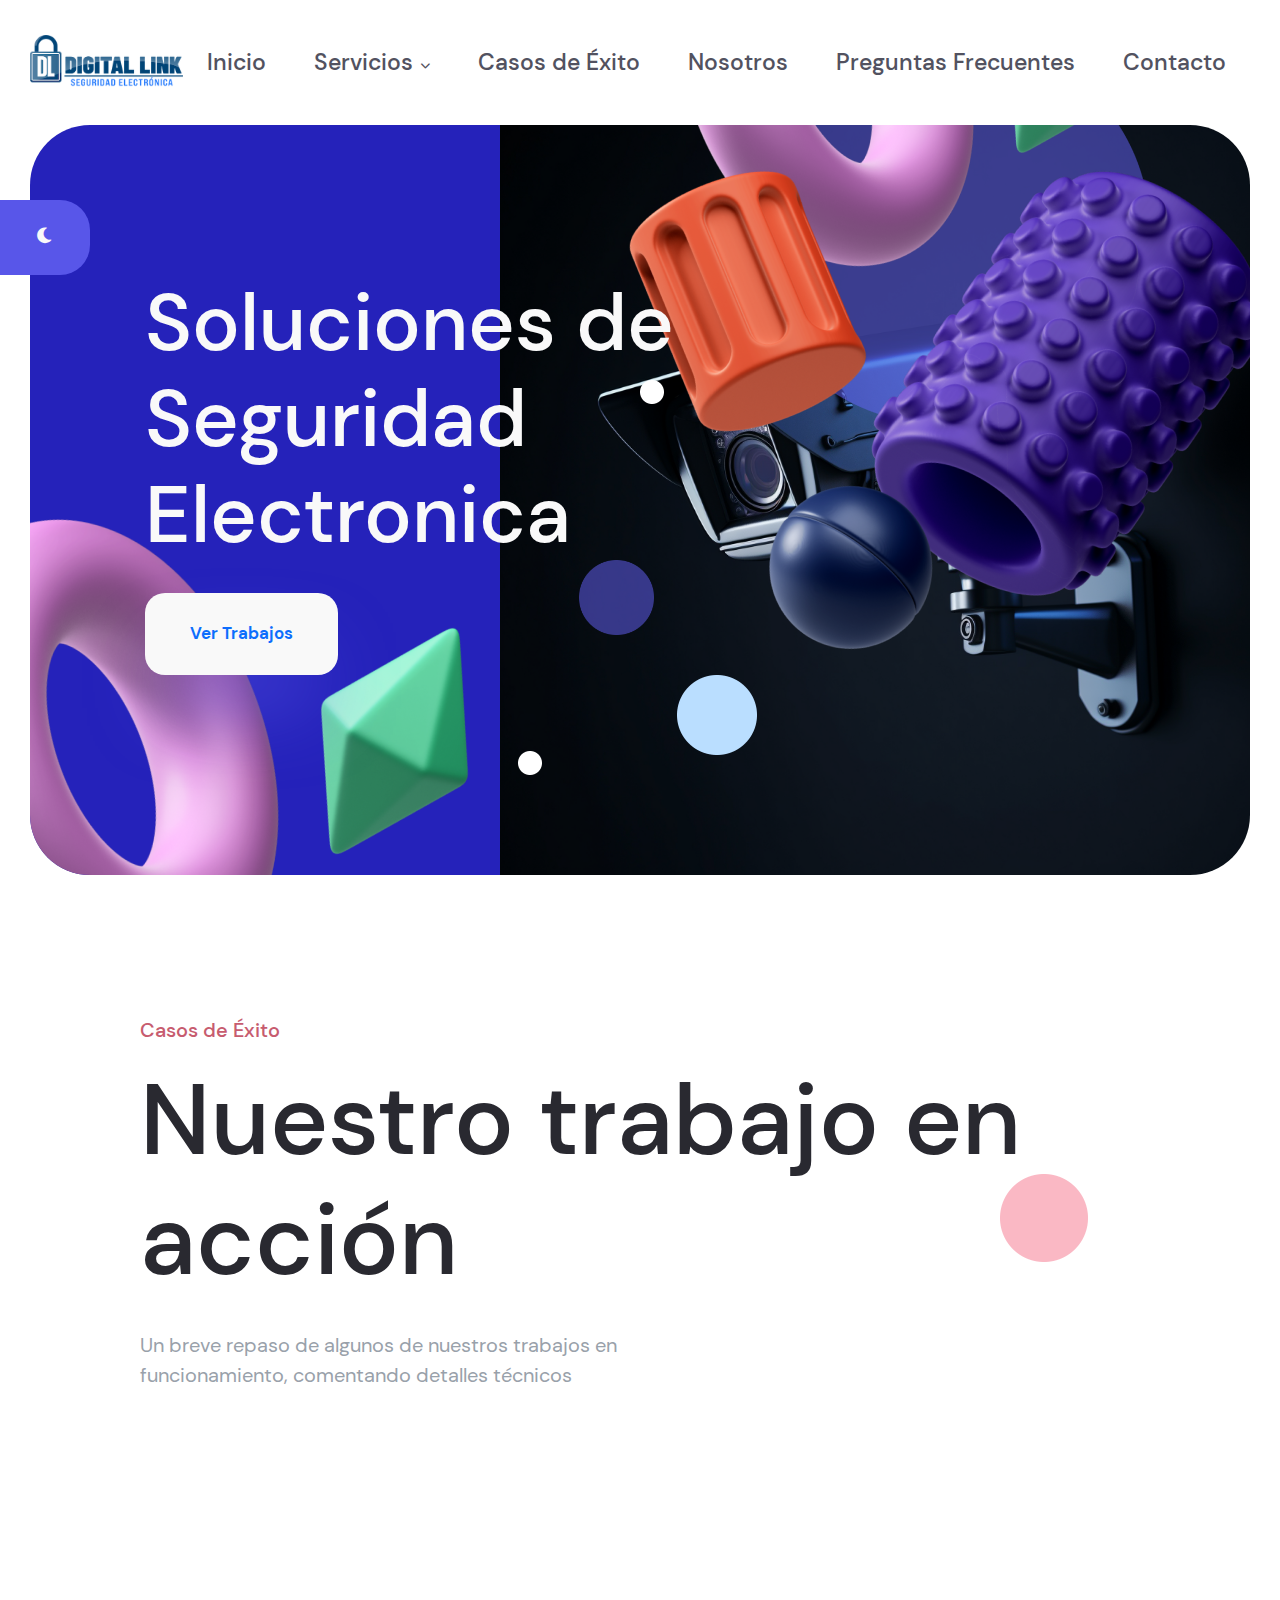
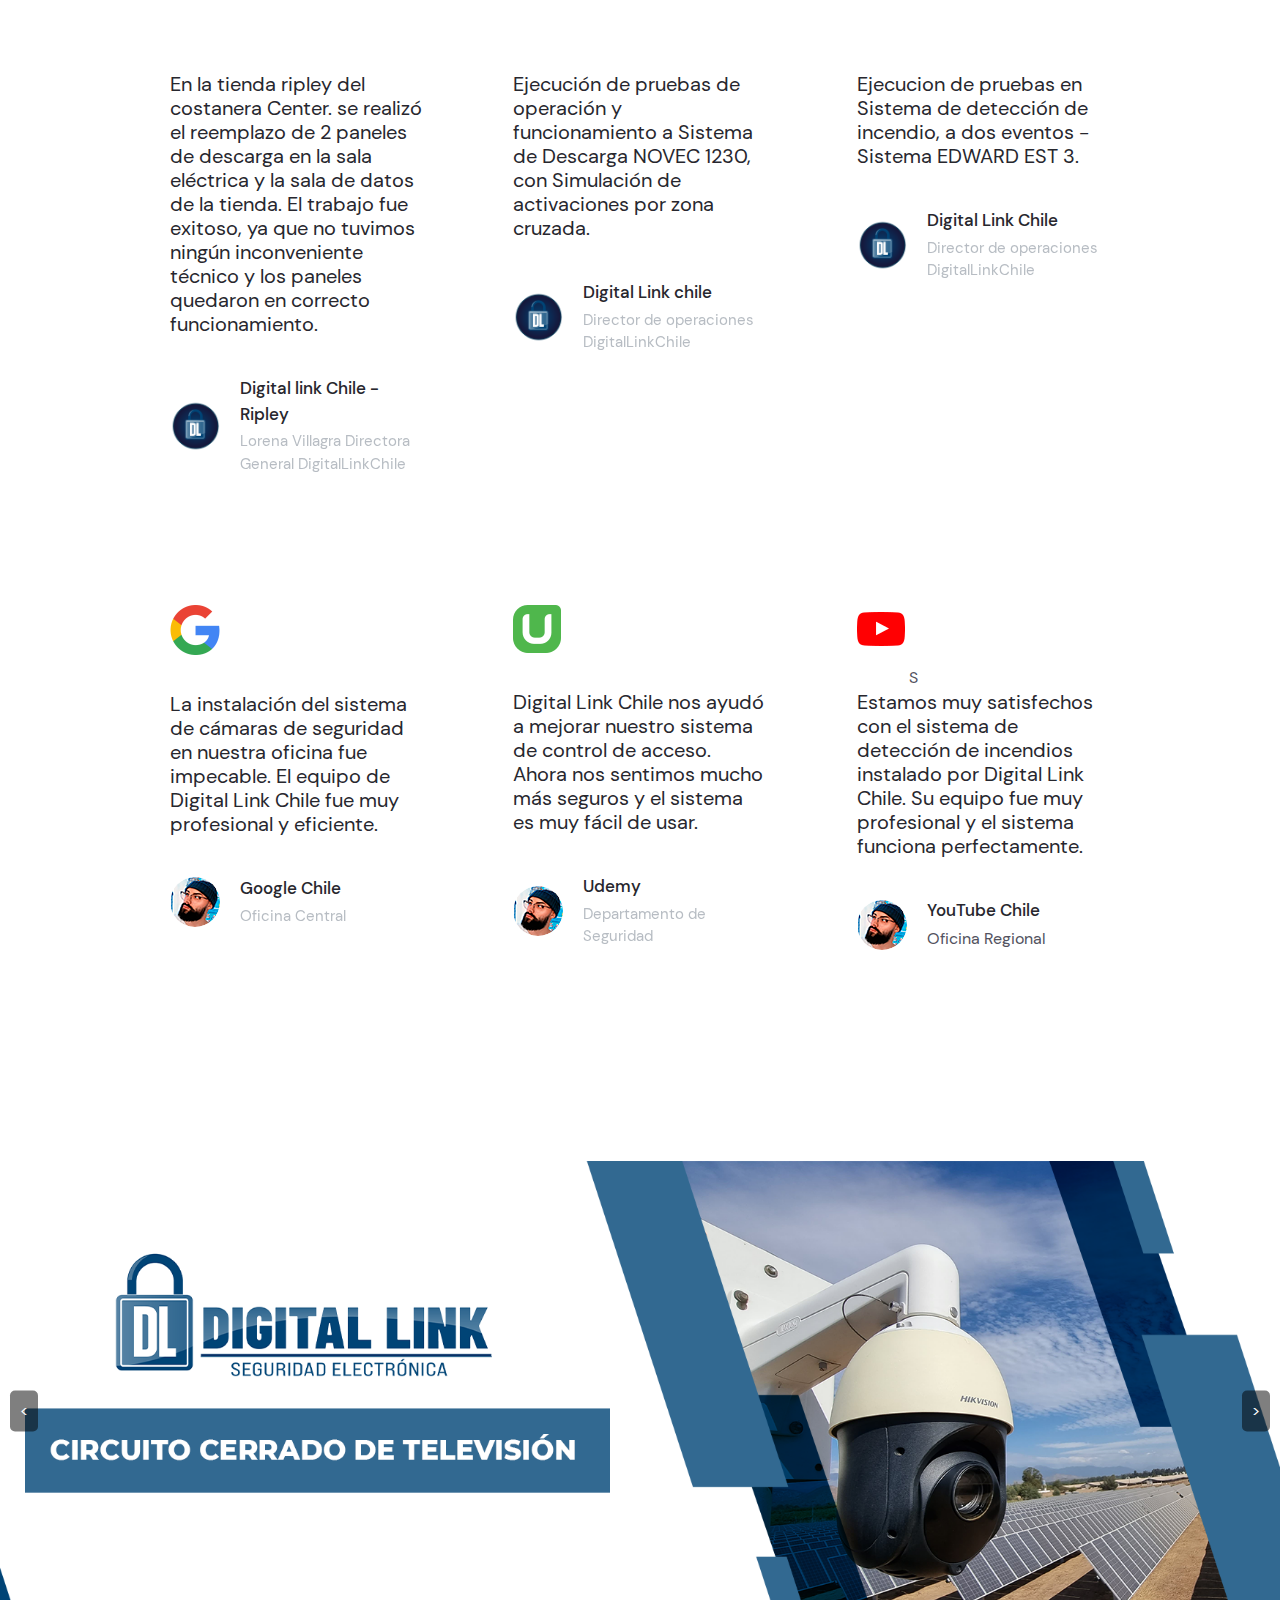
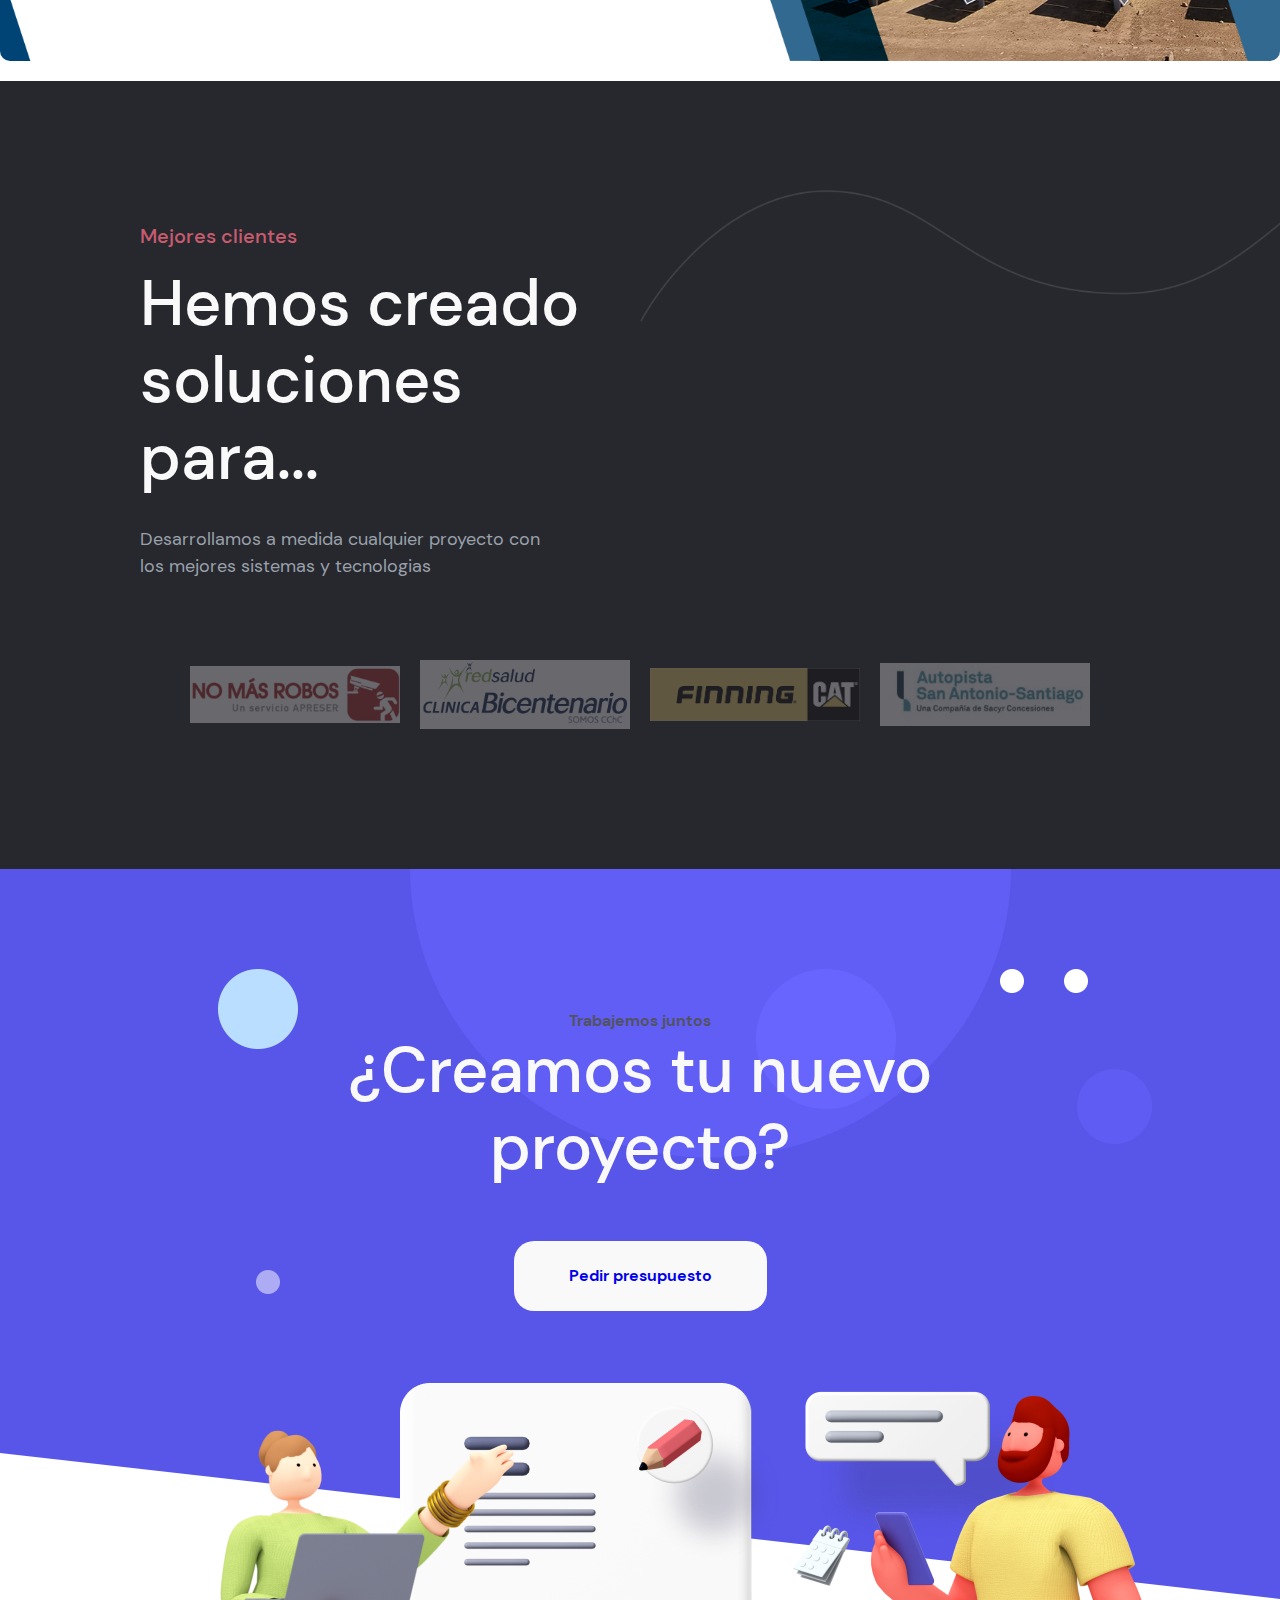
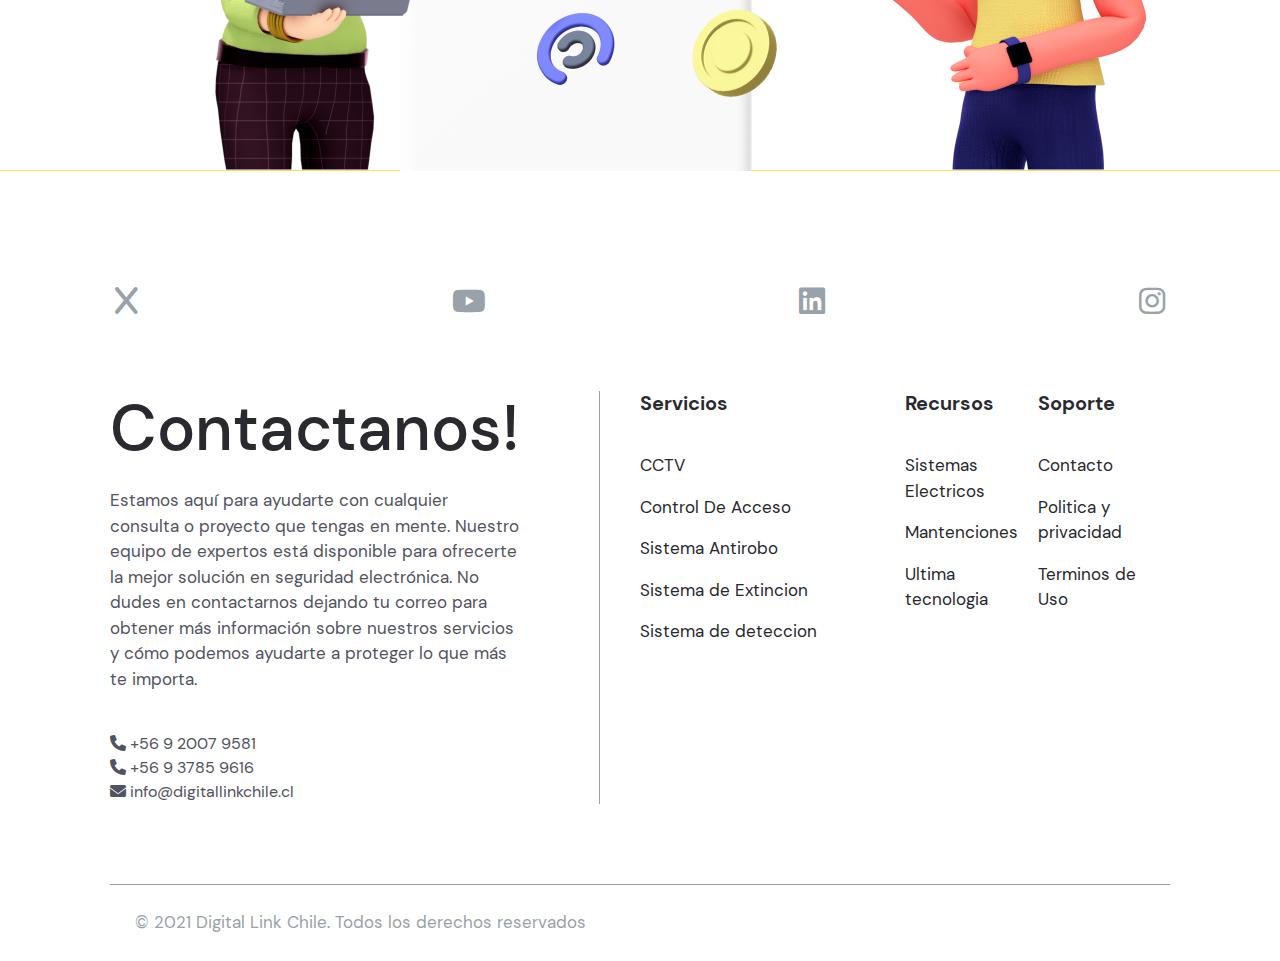
<file: index.html>
<!DOCTYPE html>
<html lang="es">
<head>
    <meta charset="UTF-8">
    <meta name="viewport" content="width=device-width, initial-scale=1.0">
    <title>Digital Link Chile </title>
    <link rel="icon"  href="assets/img/logotipo.ico">

    <!-- cargar fuentes  -->
    <!-- Se cargan los estilos de las fuentes que se descargaron en el archivo predeterminado-->

    <link rel="stylesheet" href="./assets/fonts/fontawesome-free-6.1.2-web/css/all.min.css" />
    <link rel="stylesheet" href="./assets/fonts/dmsans/dmsans.css" />

    <!-- cargar estilos -->
    <!-- Se crea un archivo reset con el fin de que se resetee la pagina donde empazamos a tarabajar
     y posterior se crea style.css donde estara todo el estilo del sitio web se cargan las rutas  -->

    <link rel="stylesheet" href="./assets/css/reset.css" />
    <link rel="stylesheet" href="./assets/css/style.css" />
    <!-- <link rel="stylesheet" href="./assets/css/dark.css"> -->
    <link rel="stylesheet" href="./assets/css/responsive.css" />



    <!-- cargar js -->
     <script src="assets/js/menu-mobile.js"></script>
     <script src="assets/js/navbar-fixed.js"></script>
     <script src="assets/js/carousel.js"></script>
     <!-- <script src="assets/js/dark.js"></script> -->
      
</head>
<body>
    <!-- Boton modo oscuro -------------------------------------------------->
     <div class="switcher">
        <button class="switcher__btn">
            <span class="switcher__icon-light">
                <i class="fa-solid fa-moon switcher__icon"></i>
            </span>

            <span class="switcher__icon-dark">
                <i class="fa-solid fa-lightbulb switcher__icon"></i>
            </span>

        </button>

     </div> 
    <!-- menu navegacion responsive ----------------------------------------->
     <div class="menu-mobile">
        <header class="menu-mobile__header">
            <div class="menu-mobile__container-logo">
                <a href="index.html" class="menu-mobile__link-logo">
                    <img  class="menu-mobile__logo" src="assets/img/logotipo.png">
                </a>

            </div>

            <button class="menu-mobile__close">
                <i class="menu-mobile__icon-close fa-solid fa-xmark"></i>

            </button>

        </header>

        <div class="menu-mobile__body">

             <!-- NAVEGACION -->
             <nav class="menu-mobile__nav">
                <ul class="menu-mobile__list">
                    <!-- titulos en la navegacion -->

                     <!-- Inicio -->
                    <li class="menu-mobile__item">
                        <a href="index.html" class="menu-mobile__link">Inicio</a>

                    </li>

                    <!-- Servicios-->

                    <li class="menu-mobile__item">
                        <a href="servicios.html" class="menu-mobile__link">Servicios
                            <i class="fa-solid fa-chevron-down menu-mobile__icon"></i>
                        </a>

                        <!-- Submenu dentro de nav que muestra menu de servicios -->
                        <ul class="menu-mobile__submenu-mobile">

                            <li class="submenu-mobile__item">
                                <a href="#" class="submenu-mobile__link">CCTV</a>

                            </li>

                            <li class="submenu-mobile__item">
                                <a href="#" class="submenu-mobile__link">Control De Acceso</a>

                            </li>

                            <li class="submenu-mobile__item">
                                <a href="#" class="submenu-mobile__link">Alarma Contra Robo</a>

                            </li>

                            <li class="submenu-mobile__item">
                                <a href="#" class="submenu-mobile__link">Deteccion y Extincion de incendio</a>

                            </li>

                        </ul>

                    </li>

                    <!-- CASOS DE EXITO -->

                    <li class="menu-mobile__item">
                        <a href="casosexito.html" class="menu-mobile__link">Casos de Éxito
                        </a>

                    </li>

                    <!-- NOSOTROS -->

                    <li class="menu-mobile__item">
                        <a href="about.html" class="menu-mobile__link">Nosotros
                        </a>

                    </li>

                    <!-- PREGUNTAS FRECUENTES -->

                    <li class="menu-mobile__item">
                        <a href="preguntas.html" class="menu-mobile__link">Preguntas Frecuentes</a>

                    </li>

                    <!-- CONTACTO -->

                    <li class="menu-mobile__item">
                        <a href="contacto.html" class="menu-mobile__link">Contacto</a>

                    </li>

                </ul>

                

             </nav>

        </div>

     </div>

    <!-- layout principal -->

    <div class="layout">

    <!-- Menu -->
    <section class="layout__menu">
        <header class="menu__navbar">

            <!-- LOGO -->
            <div class="navbar__logo">
                <a href="index.html" class="navbar__link-logo">
                    <img src="./assets/img/logohorizontal1.png" class="navbar__logo"/>

                </a>

            </div>

        <!-- Boton de menu responsive -->
            <div class="navbar__mobile-btn">
                <button class="mobile-btn__wrap">
                    <span class="mobile-btn__line"></span>
                    <span class="mobile-btn__line"></span>
                    <span class="mobile-btn__line"></span>

                </button>

            </div>

            <!-- NAVEGACION -->
             <nav class="navbar__nav">
                <ul class="nav__list">
                    <!-- titulos en la navegacion -->

                     <!-- Inicio -->
                    <li class="nav__item">
                        <a href="index.html" class="nav__title">Inicio</a>

                    </li>

                    <!-- Servicios-->

                    <li class="nav__item">
                        <a href="servicios.html" class="nav__title">Servicios
                            <i class="fa-solid fa-chevron-down nav__icon"></i>
                        </a>

                        <!-- Submenu dentro de nav que muestra menu de servicios -->
                        <ul class="nav__submenu">

                            <li class="submenu__item">
                                <a href="#" class="submenu__title">CCTV</a>

                            </li>

                            <li class="submenu__item">
                                <a href="#" class="submenu__title">Control De Acceso</a>

                            </li>

                            <li class="submenu__item">
                                <a href="#" class="submenu__title">Alarma Contra Robo</a>

                            </li>

                            <li class="submenu__item">
                                <a href="#" class="submenu__title">Deteccion y Extincion de incendio</a>

                            </li>

                        </ul>

                    </li>

                    <!-- CASOS DE EXITO -->

                    <li class="nav__item">
                        <a href="casosexito.html" class="nav__title">Casos de Éxito
                        </a>

                    </li>

                    <!-- NOSOTROS -->

                    <li class="nav__item">
                        <a href="about.html" class="nav__title">Nosotros
                        </a>

                    </li>

                    <!-- PREGUNTAS FRECUENTES -->

                    <li class="nav__item">
                        <a href="preguntas.html" class="nav__title">Preguntas Frecuentes</a>

                    </li>

                    <!-- CONTACTO -->

                    <li class="nav__item">
                        <a href="contacto.html" class="nav__title">Contacto</a>

                    </li>

                </ul>

                

             </nav>
        

        </header>
        

    </section>

    

    <!-- banner ------------------------------------------------------------>
     <section class="layout__banner">

        <!-- contenido del banner -->

        <header class="banner__content">
            <h1 class="banner__title">Soluciones de Seguridad Electronica</h1>
            <a href="casosexito.html" class="banner__btn">Ver trabajos</a>

        </header>

        <!-- formas e imagenes del banner -->

        <div class="banner__shapes">
            <ul class="shapes__list">

                <!-- Lista de fotos y elementos que estan el banner -->
                <li class="shapes__item shapes__item--shape1">
                    <div class="shapes__container">
                        <img class="shapes__img" src="./assets/img/banner-shape-1.png">

                    </div>
                </li>

                <li class="shapes__item shapes__item--shape2">
                    <div class="shapes__container">
                        <img class="shapes__img" src="./assets/img/banner-shape-2.png">

                    </div>
                </li>

                <li class="shapes__item shapes__item--shape3">
                    <div class="shapes__container">
                        <img class="shapes__img" src="./assets/img/bubble-16.png">

                    </div>
                </li>

                <li class="shapes__item shapes__item--shape4">
                    <div class="shapes__container">
                        <img class="shapes__img" src="./assets/img/bubble-15.png">

                    </div>
                </li>

                <li class="shapes__item shapes__item--shape5">
                    <div class="shapes__container">
                        <img class="shapes__img" src="./assets/img/bubble-14.png">

                    </div>
                </li>

                <li class="shapes__item shapes__item--shape6">
                    <div class="shapes__container">
                        <img class="shapes__img" src="./assets/img/bubble-16.png">

                    </div>
                </li>

                <li class="shapes__item shapes__item--shape7">
                    <div class="shapes__container">
                        <img class="shapes__img" src="./assets/img/bubble-26.png">

                    </div>
                </li>

            </ul>

        </div>

     </section>

 



   
    
    <!-- Casos de Exito ----------------------------------------------------------->

    <section class="layout__reviews">
        <div class="reviews__grid">

            <header class="reviews__header">
                <h4 class="reviews__subtitle">
                    Casos de Éxito

                </h4>
                <h2 class="reviews__title">Nuestro trabajo en acción</h2>
                <p class="reviews__description">
                    Un breve repaso de algunos de nuestros trabajos en funcionamiento, comentando detalles técnicos
                </p>

            </header>
<!-- OJO CON LOS CONTENEDORES, al agregar mas texto se agranda el iframe del video, lo cual no deberia pasar ------------------------------------------------------------->
            <!-- Contenedor de resañas -->
             <div class="reviews__container">
                <article class="reviews__review">
                    
                    <div class="contenedor_video_casoexito">
                        <iframe class="video_casoexito"src="https://www.youtube.com/embed/UYY8zq2xRqI?si=5EQPHvJfhsbg6YGo" title="YouTube video player" frameborder="0" allow="accelerometer; autoplay; clipboard-write; encrypted-media; gyroscope; picture-in-picture; web-share" referrerpolicy="strict-origin-when-cross-origin" allowfullscreen></iframe>
                    </div>
    
                    <p class="review__description">
                        En la tienda ripley del costanera Center. se realizó el reemplazo de 2 paneles de descarga en la sala eléctrica y la sala de datos de la tienda. El trabajo fue exitoso, ya que no tuvimos ningún inconveniente técnico y los paneles quedaron en correcto funcionamiento.
    
                    </p>
    
                    <div class="review__author">
                        <div class="author__container-img">
                            <img class="author__img" src="./assets/img/logotipo.png">
    
                        </div>
    
                        <div class="author__content">
                            <span class="author__name">Digital link Chile - Ripley</span>
                            <span class="author__description">Lorena Villagra Directora General DigitalLinkChile</span>
    
                        </div>
    
                    </div>
    
    
    
                </article>

                <article class="reviews__review">
                    
                    <div class="contenedor_video_casoexito">
                        <iframe class="video_casoexito" src="https://www.youtube.com/embed/MIS64f2AGFc?si=rsQuOYQWW0R7-7pP" title="YouTube video player" frameborder="0" allow="accelerometer; autoplay; clipboard-write; encrypted-media; gyroscope; picture-in-picture; web-share" referrerpolicy="strict-origin-when-cross-origin" allowfullscreen></iframe>
                    </div>   
                    <p class="review__description">
                        Ejecución de pruebas de operación y funcionamiento a Sistema de Descarga NOVEC 1230, con Simulación de activaciones por zona cruzada.
                    </p>
    
                    <div class="review__author">
                        <div class="author__container-img">
                            <img class="author__img" src="./assets/img/logotipo.png">
    
                        </div>
    
                        <div class="author__content">
                            <span class="author__name">Digital Link chile  </span>
                            <span class="author__description">Director de operaciones DigitalLinkChile</span>
    
                        </div>
    
                    </div>
    
    
    
                </article>

                <article class="reviews__review">
                   
                    <div class="contenedor_video_casoexito">
                        <iframe class="video_casoexito" src="https://www.youtube.com/embed/gvg6LhEBiQE?si=Mh5J2ZPafyM0_oLV" title="YouTube video player" frameborder="0" allow="accelerometer; autoplay; clipboard-write; encrypted-media; gyroscope; picture-in-picture; web-share" referrerpolicy="strict-origin-when-cross-origin" allowfullscreen></iframe>
                    </div>
    
                    <p class="review__description">
                        Ejecucion de pruebas en Sistema de detección de incendio, a dos eventos - Sistema EDWARD EST 3.
    
                    </p>
    
                    <div class="review__author">
                        <div class="author__container-img">
                            <img class="author__img" src="./assets/img/logotipo.png">
    
                        </div>
    
                        <div class="author__content">
                            <span class="author__name">Digital Link Chile</span>
                            <span class="author__description">Director de operaciones DigitalLinkChile</span>
    
                        </div>
    
                    </div>
    
    
                </article>

                <article class="reviews__review">
                    <span class="review__company">
                        <img src="./assets/img/google-2.png" class="review__img"/>
                    </span>
    
                    <p class="review__description">
                        La instalación del sistema de cámaras de seguridad en nuestra oficina fue impecable. El equipo de Digital Link Chile fue muy profesional y eficiente.
                    </p>
    
                    <div class="review__author">
                        <div class="author__container-img">
                            <img class="author__img" src="./assets/img/testimonial-2.png">
                        </div>
    
                        <div class="author__content">
                            <span class="author__name">Google Chile</span>
                            <span class="author__description">Oficina Central</span>
                        </div>
                    </div>
                </article>

                <article class="reviews__review">
                    <span class="review__company">
                        <img src="./assets/img/udemy.png" class="review__img"/>
                    </span>
                     
                    <p class="review__description">
                        Digital Link Chile nos ayudó a mejorar nuestro sistema de control de acceso. Ahora nos sentimos mucho más seguros y el sistema es muy fácil de usar.
                    </p>
    
                    <div class="review__author">
                        <div class="author__container-img">
                            <img class="author__img" src="./assets/img/testimonial-2.png">
                        </div>
    
                        <div class="author__content">
                            <span class="author__name">Udemy</span>
                            <span class="author__description">Departamento de Seguridad</span>
                        </div>
                    </div>
                </article>

                <article class="reviews__review">
                    <span class="review__company">
                        <img src="./assets/img/youtube.png" class="review__img"/>
                    </span>
    S
                    <p class="review__description">
                        Estamos muy satisfechos con el sistema de detección de incendios instalado por Digital Link Chile. Su equipo fue muy profesional y el sistema funciona perfectamente.
                    </p>
    
                    <div class="review__author">
                        <div class="author__container-img">
                            <img class="author__img" src="./assets/img/testimonial-2.png">
                        </div>
    
                        <div class="author__content">
                            <span class="author__name">YouTube Chile</span>
                            <span class="author__descrSiption">Oficina Regional</span>
                        </div>
                    </div>
                </article>

             </div>
             

        </div>

        <ul class="reviews__review-shapes">
            <li class="review-shapes__item review-shapes--shape1">
                <div class="review-shapes__container">
                    <img src="./assets/img/bubble-1.png" class="review-shapes__img">

                </div>

            </li>

        </ul>


    </section>

    <div class="carousel">
        <div class="carousel__container">
            <div class="carousel__item"><img src="assets/img/CCTV.png" alt="Imagen 1"></div>
            <div class="carousel__item"><img src="assets/img/Contorl-de-acceso.png" alt="Imagen 2"></div>
            <div class="carousel__item"><img src="assets/img/Deteccion-y-extincion-de-incendio.png" alt="Imagen 3"></div>
            <!-- Añade más imágenes según sea necesario -->
        </div>
        <button class="carousel__button carousel__button--left">&lt;</button>
        <button class="carousel__button carousel__button--right">&gt;</button>
    </div>

    <!-- clientes ---------------------------------------------------------->

    <section class="layout__clients">
        <div class="clients__container">

            <header class="clients__header">
                <h4 class="clients__subtitle">Mejores clientes</h4>
                <h2 class="clients__title">Hemos creado soluciones para...</h2> 
                <p class="clients__description">Desarrollamos a medida cualquier proyecto con los mejores sistemas y tecnologias </p>

            </header>

            <div class="clients__logos">
                <article class="clients__item">
                    <a href="https://nomasrobos.cl/" class="clients__img" >
                        <img src="./assets/img/no mas robos.png" alt="Kantech">
                    </a>
                </article>
            
                <article class="clients__item">
                    <a href="https://redsalud.cl/nuestra-red/clinicas/clinica-redsalud-santiago" class="clients__img">
                        <img src="./assets/img/redSalud.png"  alt="Bosch">
                    </a>
                </article>
            
                <article class="clients__item">
                    <a href="https://www.finning.com/es_CL.html" class="clients__img">
                        <img src="./assets/img/cliente6.png"  alt="Cliente 6">
                    </a>
                </article>
            
                <article class="clients__item">
                    <a href="https://www.autopistaruta78.cl/" class="clients__img">
                        <img src="./assets/img/cliente5.png"  alt="Cliente 5">
                    </a>
                </article>
            </div>

        </div>

        <ul class="clients__client-shapes">
            <li class="client-shapes__item client-shapes--shape1">
                <div class="client-shapes__container">
                    <img src="./assets/img/line-9.png" class="client-shapes__img">

                </div>

            </li>

        </ul>

        
    </section>
    
   

    <!-- contacto ---------------------------------------------------------->

    <section class="layout__contact">
        <div class="contact__container">
            <header class="contact__header">
                <h4 class="contact_subtitle">Trabajemos juntos</h4>
                <h2 class="contact__title">¿Creamos tu nuevo proyecto?</h2>

                <a class="contact__btn" href="contacto.html">Pedir presupuesto</a>

            </header>

            <div class="contact__images">
                <div class="contact__thumb contact__thumb--chat">
                    <img class="contact__img" src="./assets/img/chat-group.png"/>

                </div>

                <div class="contact__thumb contact__thumb--laptop">
                    <img class="contact__img" src="./assets/img/laptop-poses.png"/>


                </div>

                <div class="contact__thumb contact__thumb--mobile">
                    <img class="contact__img" src="./assets/img/men-mobile.png"/>


                </div>

            </div>

        </div>

        <ul class="contact__backshapes">
            <li class="backshapes__item backshapes--shape1">
                <img src="./assets/img/bubble-12.png" class="backshapes__img">
            </li>

            <li class="backshapes__item backshapes--shape2">
                <img src="./assets/img/bubble-16.png" class="backshapes__img">
            </li>

            <li class="backshapes__item backshapes--shape3">
                <img src="./assets/img/bubble-13.png" class="backshapes__img">
            </li>

            <li class="backshapes__item backshapes--shape4">
                <img src="./assets/img/bubble-14.png" class="backshapes__img">
            </li>

            <li class="backshapes__item backshapes--shape5">
                <img src="./assets/img/bubble-16.png" class="backshapes__img">
            </li>

            <li class="backshapes__item backshapes--shape6">
                <img src="./assets/img/bubble-15.png" class="backshapes__img">
            </li>

            <li class="backshapes__item backshapes--shape7">
                <img src="./assets/img/bubble-16.png" class="backshapes__img">
            </li>

        </ul>



    </section>

    <!-- footer ------------------------------------------------------------>
     <footer class="layout__footer">

        <div class="footer__containes">

            <section class="footer__top">
                <ul class="footer__social">
                    

                    <li class="social__item">
                        <a href="https://x.com/DigitalLinkSPA " class="social__link">
                            <i class="fa-brands fa-x social__img"></i>
                        </a>

                    </li>

                    <li class="social__item">
                        <a href="https://www.youtube.com/@DigitalLinkChile " class="social__link">
                            <i class="fa-brands fa-youtube social__img"></i>
                        </a>

                    </li>

                    <li class="social__item">
                        <a href="https://www.linkedin.com/company/digital-link-chile/ " class="social__link">
                            <i class="fa-brands fa-linkedin social__img"></i>
                        </a>

                    </li>

                    <li class="social__item">
                        <a href="https://www.instagram.com/digitallinkchile/ " class="social__link">
                            <i class="fa-brands fa-instagram social__img"></i>
                        </a>

                    </li>

                </ul>

            </section>

            <section class="footer__main">
                <div class="footer__fleft">
                    <div class="fleft__container">
                        <h2 class="fleft__title">Contactanos!</h2>
                            <p class="fleft__subtitle">
                                Estamos aquí para ayudarte con cualquier consulta o proyecto que tengas en mente. 
                                Nuestro equipo de expertos está disponible para ofrecerte la mejor solución en seguridad electrónica. 
                                No dudes en contactarnos dejando tu correo para obtener más información sobre nuestros servicios y cómo podemos ayudarte a proteger lo que más te importa.
                            </p>

                            <div class="footer__contact-info">
                                <ul class="contact-info__list">
                                    <li class="contact-info__item">
                                        <i class="fa-solid fa-phone contact-info__icon"></i>
                                        <span class="contact-info__text">+56 9 2007 9581</span>
                                    </li>
                                    <li class="contact-info__item">
                                        <i class="fa-solid fa-phone contact-info__icon"></i>
                                        <span class="contact-info__text">+56 9 3785 9616</span>
                                    </li>
                                    <li class="contact-info__item">
                                        <i class="fa-solid fa-envelope contact-info__icon"></i>
                                        <span class="contact-info__text">info@digitallinkchile.cl</span>
                                    </li>
                                </ul>
                            </div>

                        <!-- <form class="fleft__form">
                            <div class="fleft__group">
                                <span class="fleft__mail-icon">
                                    <i class="fa-solid fa-envelope-open-text fleft__img"></i>
                                </span>
                                <input type="text" class="fleft__form-control" placeholder="Tu correo electronico">
                                <button type="submit" class="fleft__btn">Enviar</button>
                            </div>
                        </form> -->

                    </div>

                </div>
                

                <div class="footer__fright">
                    <div class="footer__widget footer__widget--50">
                        <h6 class="widget__title">Servicios</h6>

                        <ul class="widget__list">
                            <li class="widget__item">
                                <a href="servicios.html" class="widget__link">CCTV</a>

                            </li>

                            <li class="widget__item">
                                <a href="servicios.html" class="widget__link">Control De Acceso</a>

                            </li>

                            <li class="widget__item">
                                <a href="servicios.html" class="widget__link">Sistema Antirobo</a>

                            </li>

                            <li class="widget__item">
                                <a href="servicios.html" class="widget__link">Sistema de Extincion</a>

                            </li>

                            <li class="widget__item">
                                <a href="servicios.html" class="widget__link">Sistema de deteccion</a>

                            </li>

                        </ul>

                    </div>

                    <div class="footer__widget footer__widget--25">
                        <h6 class="widget__title">Recursos</h6>

                        <ul class="widget__list">
                            <li class="widget__item">
                                <a href="#" class="widget__link">Sistemas Electricos</a>

                            </li>

                            <li class="widget__item">
                                <a href="#" class="widget__link">Mantenciones</a>

                            </li>

                            <li class="widget__item">
                                <a href="#" class="widget__link">Ultima tecnologia</a>

                            </li>
                        </ul>

                    </div>

                    <div class="footer__widget footer__widget--25">
                        <h6 class="widget__title">Soporte</h6>

                        <ul class="widget__list">
                            <li class="widget__item">
                                <a href="contacto.html" class="widget__link">Contacto</a>

                            </li>

                            <li class="widget__item">
                                <a href="#" class="widget__link">   Politica y privacidad</a>

                            </li>

                            <li class="widget__item">
                                <a href="#" class="widget__link">Terminos de Uso</a>

                            </li>
                        </ul>

                    </div>


                </div>

            </section>

            <section class="footer__bottom">
                <div class="footer__copyright">
                    <span class="copyright__text">
                        © 2021 Digital Link Chile. Todos los derechos reservados 
                    </span>

                </div>

                <!-- <div class="footer__links">
                    <ul class="footer__flinks">
                        <li class="flinks__item flinks__item--separator">
                            <a href="#" class="flinks__title">Politica de privacidad</a>

                        </li>
                        <li class="flinks__item">
                            <a href="#" class="flinks__title">Terminos de uso</a>

                        </li>

                    </ul>

                </div> -->


            </section>

        </div>

     </footer>

    </div>
    
</body>
</html>
</file>
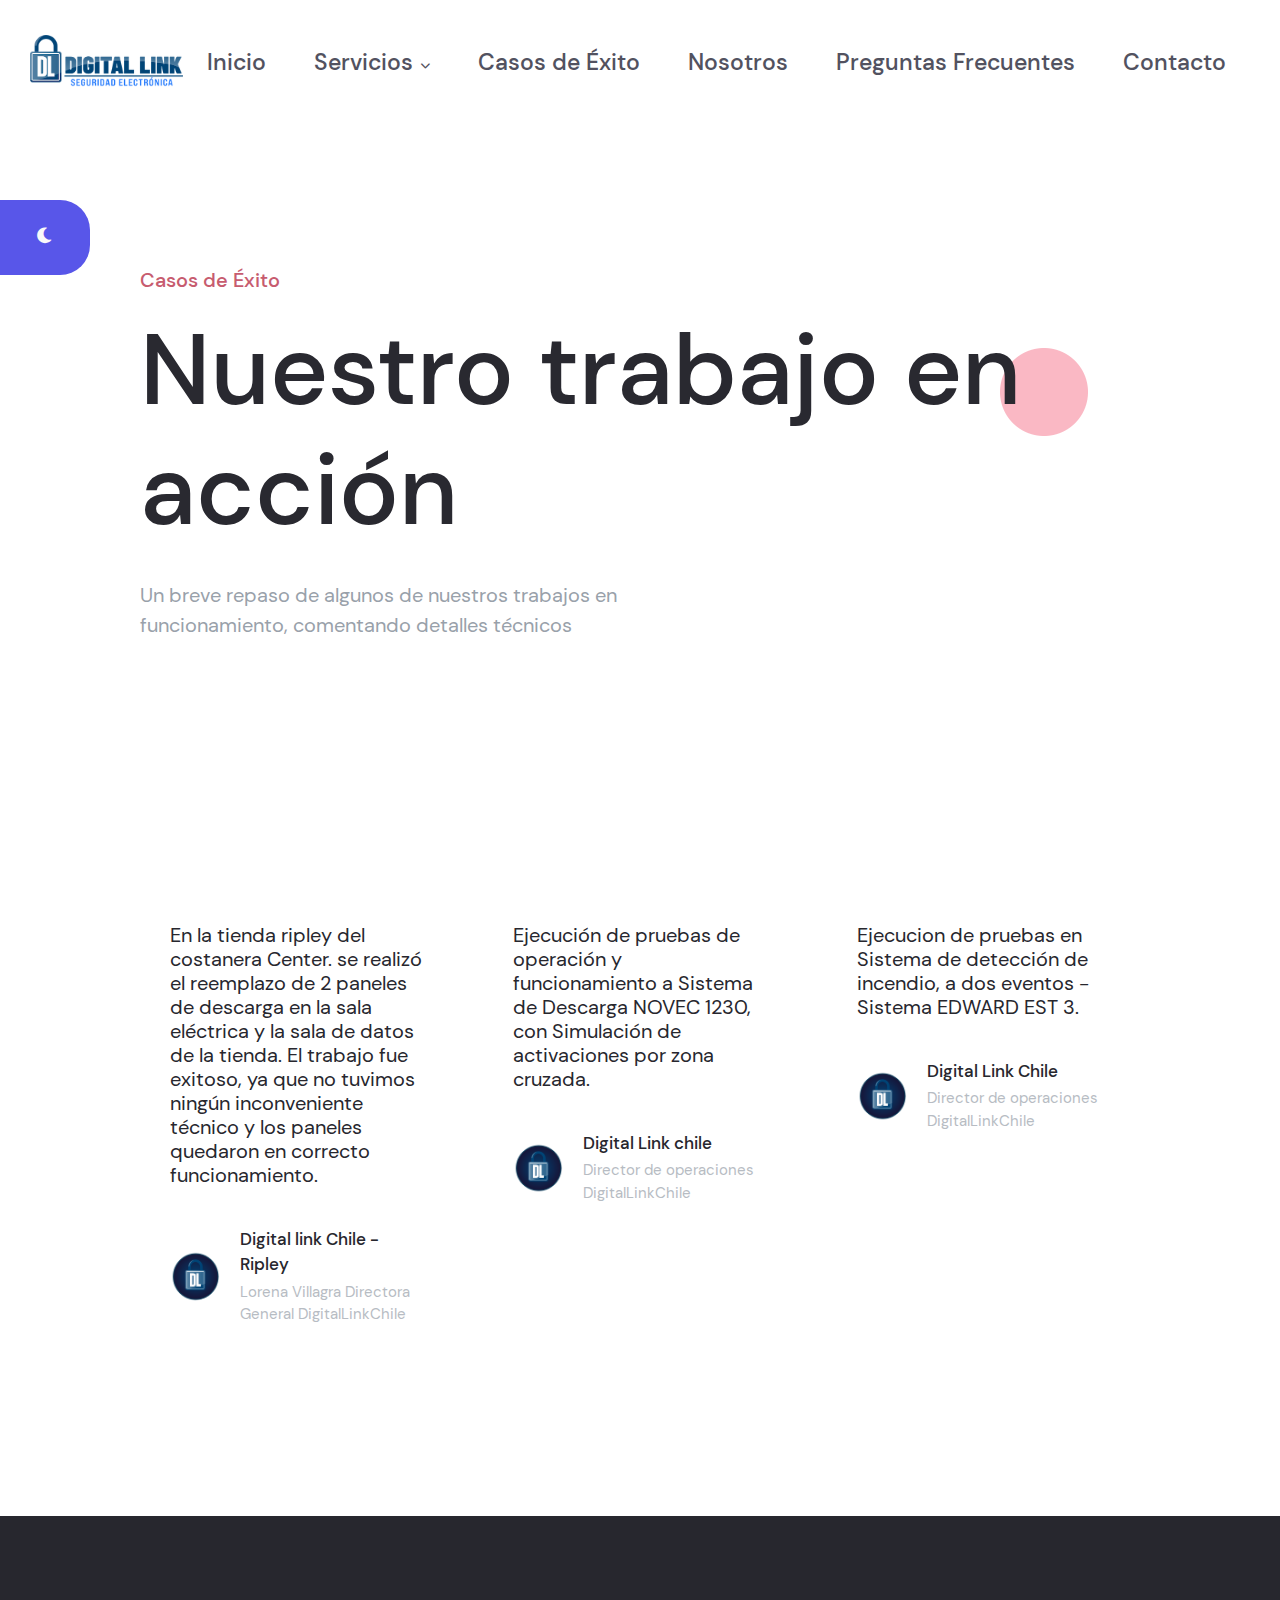
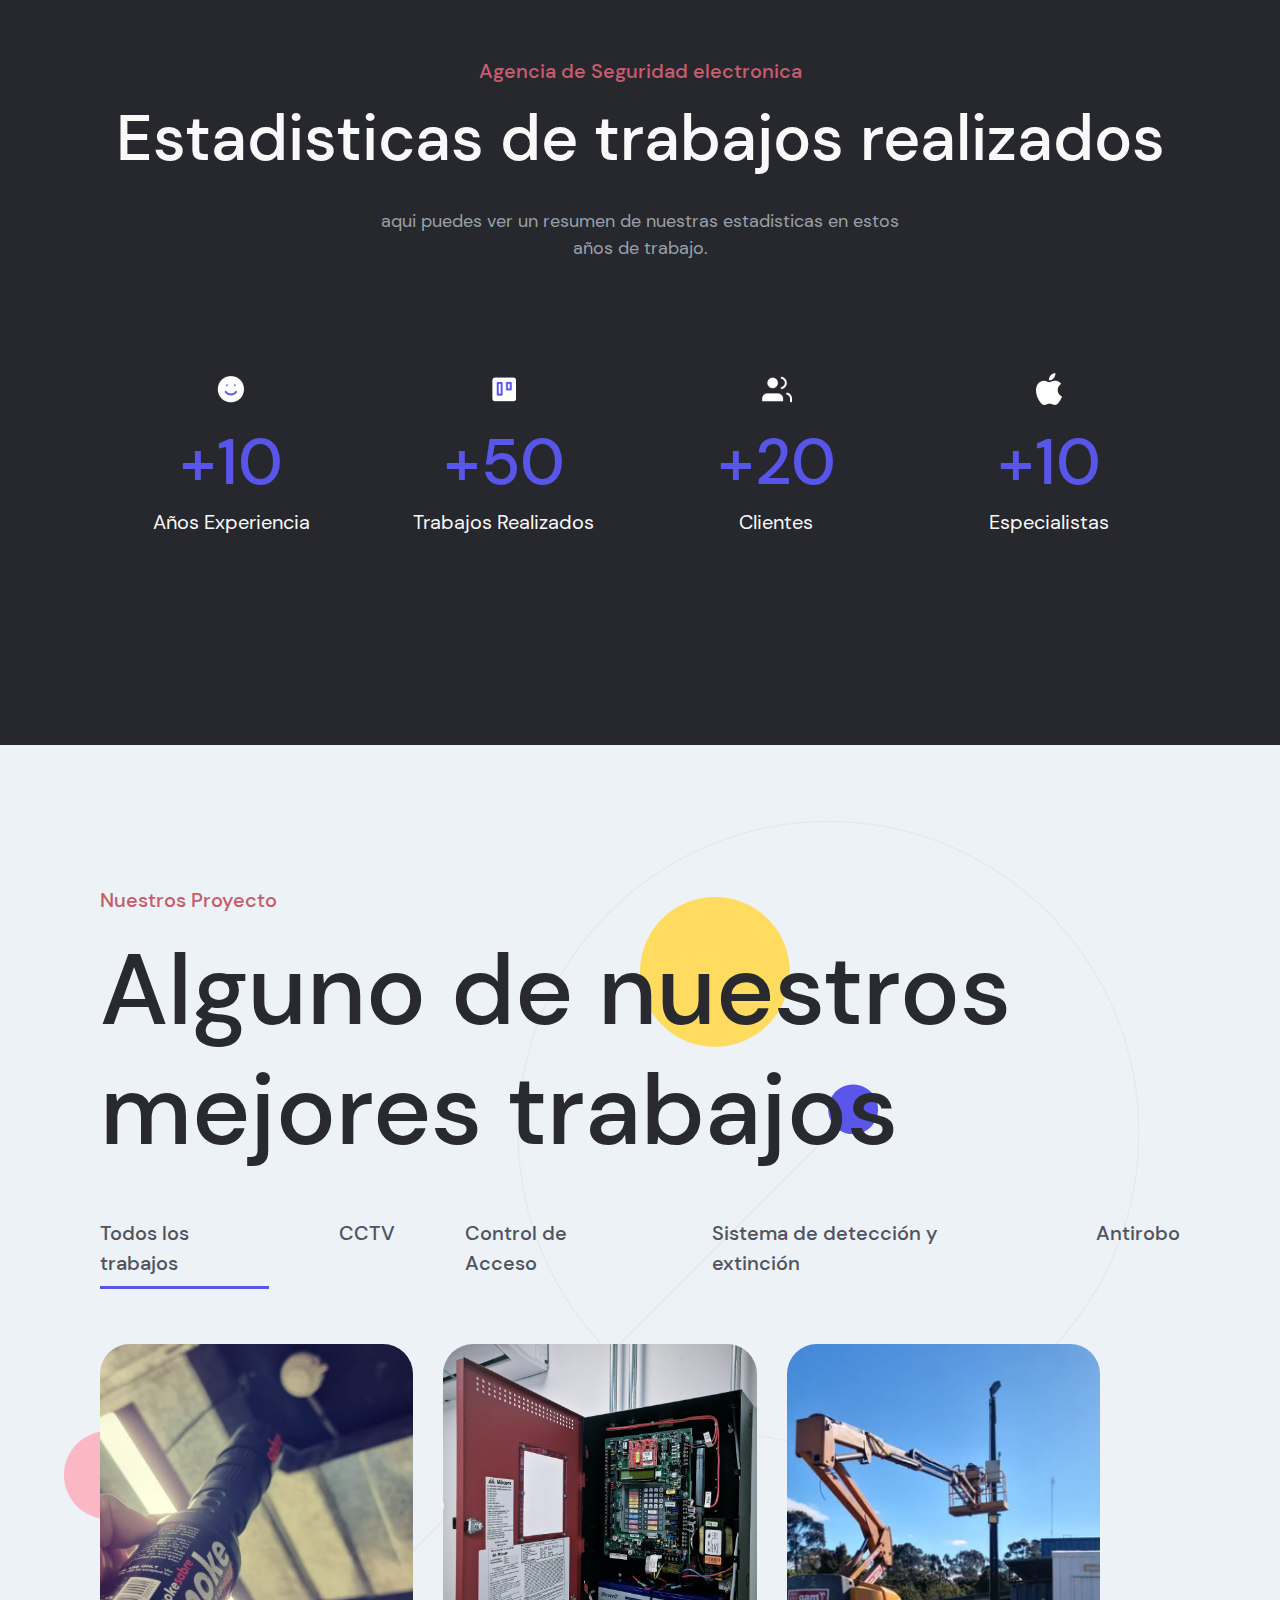
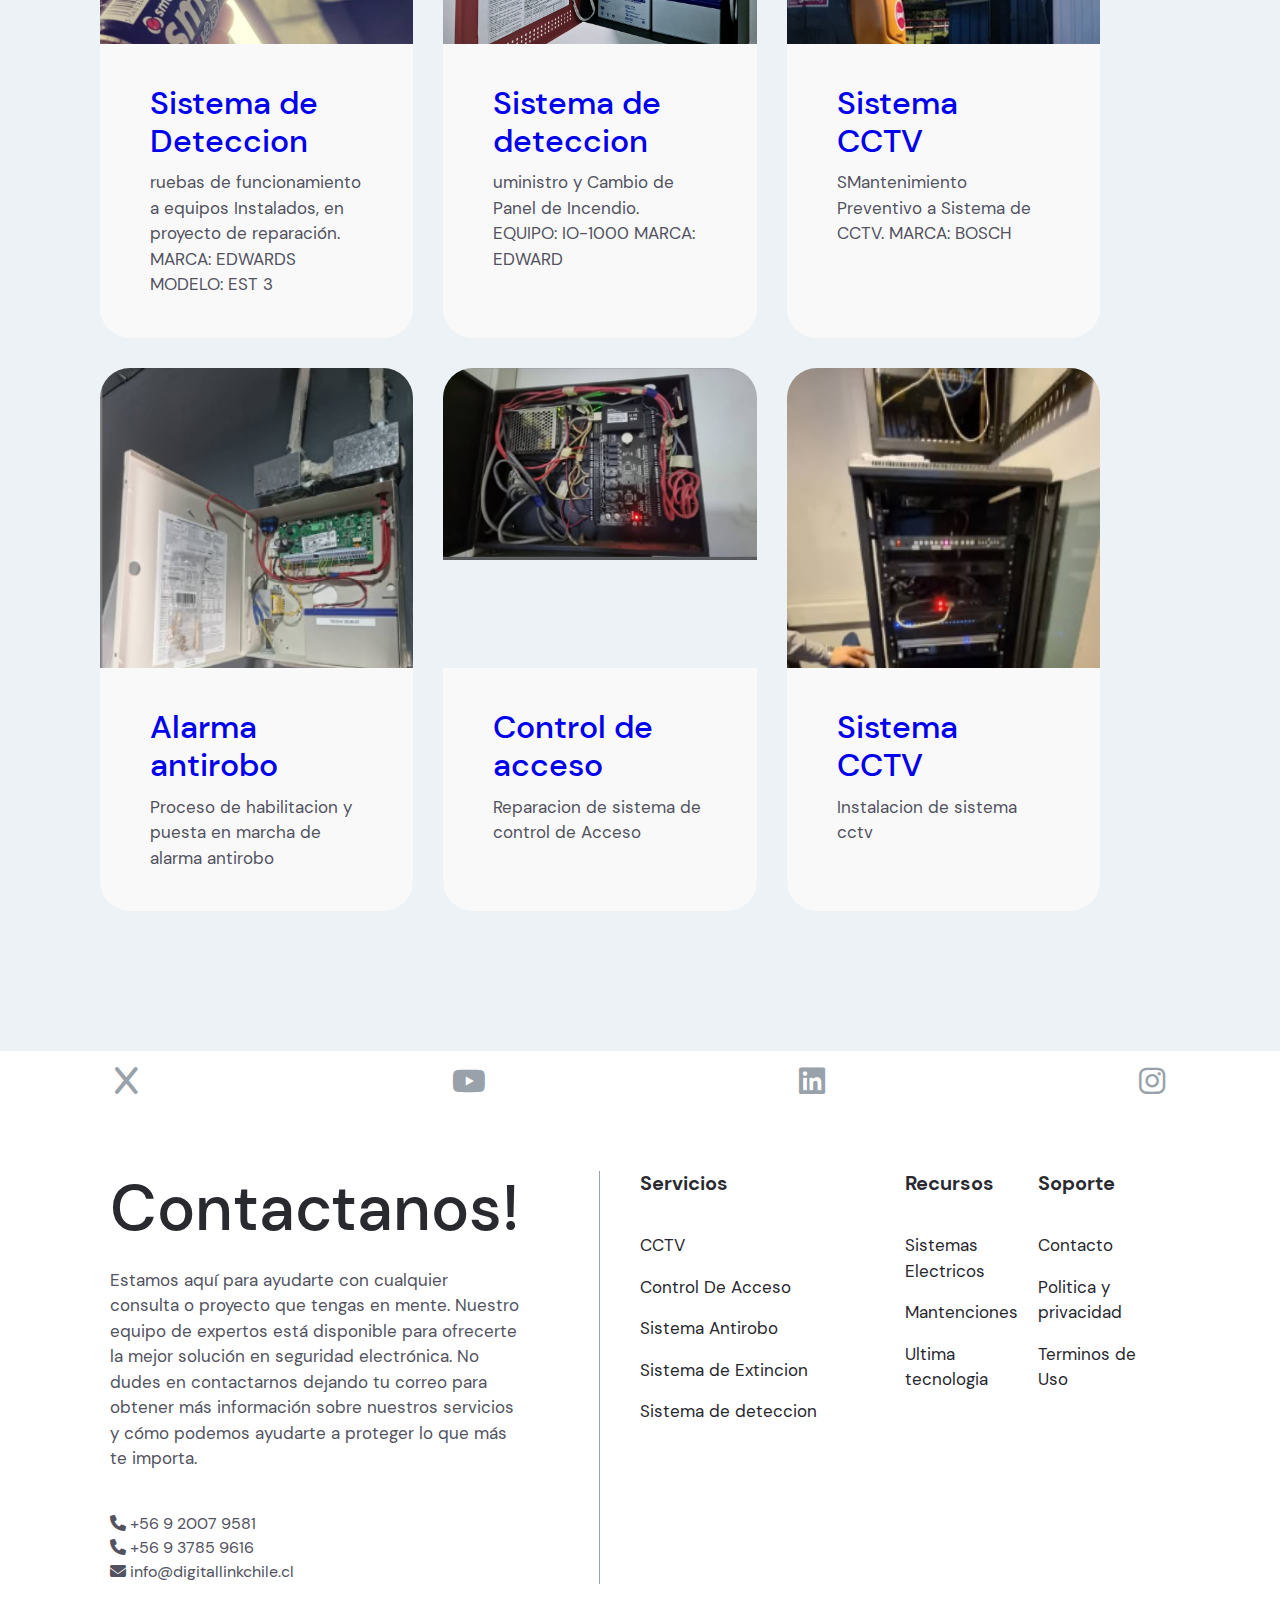
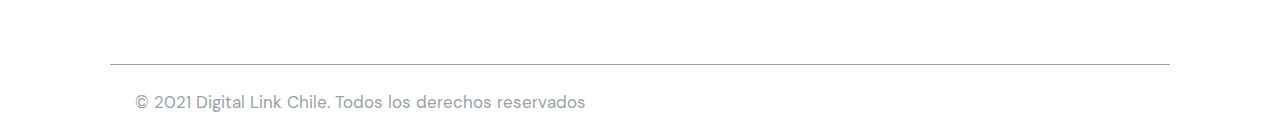
<file: casosexito.html>
<!DOCTYPE html>
<html lang="es">
<head>
    <meta charset="UTF-8">
    <meta name="viewport" content="width=device-width, initial-scale=1.0">
    <title>Digital Link Chile </title>
    <link rel="icon"  href="assets/img/logotipo.ico">

    <!-- cargar fuentes  -->
    <!-- Se cargan los estilos de las fuentes que se descargaron en el archivo predeterminado-->

    <link rel="stylesheet" href="./assets/fonts/fontawesome-free-6.1.2-web/css/all.min.css" />
    <link rel="stylesheet" href="./assets/fonts/dmsans/dmsans.css" />

    <!-- cargar estilos -->
    <!-- Se crea un archivo reset con el fin de que se resetee la pagina donde empazamos a tarabajar
     y posterior se crea style.css donde estara todo el estilo del sitio web se cargan las rutas  -->

    <link rel="stylesheet" href="./assets/css/reset.css" />
    <link rel="stylesheet" href="./assets/css/style.css" />
    <!-- <link rel="stylesheet" href="./assets/css/dark.css"> -->
    <link rel="stylesheet" href="./assets/css/responsive.css" />



    <!-- cargar js -->
     <script src="assets/js/menu-mobile.js"></script>
     <script src="assets/js/navbar-fixed.js"></script>
     <script src="assets/js/carousel.js"></script>
     <!-- <script src="assets/js/dark.js"></script> -->
</head>
<body>
    <!-- Boton modo oscuro -->
     <div class="switcher">
        <button class="switcher__btn">
            <span class="switcher__icon-light">
                <i class="fa-solid fa-moon switcher__icon"></i>
            </span>

            <span class="switcher__icon-dark">
                <i class="fa-solid fa-lightbulb switcher__icon"></i>
            </span>

        </button>

     </div>
    <!-- menu navegacion responsive -->
     <div class="menu-mobile">
        <header class="menu-mobile__header">
            <div class="menu-mobile__container-logo">
                <a href="index.html" class="menu-mobile__link-logo">
                    <img  class="menu-mobile__logo" src="assets/img/logotipo.png">
                </a>

            </div>

            <button class="menu-mobile__close">
                <i class="menu-mobile__icon-close fa-solid fa-xmark"></i>

            </button>

        </header>

        <div class="menu-mobile__body">

             <!-- NAVEGACION -->
             <nav class="menu-mobile__nav">
                <ul class="menu-mobile__list">
                    <!-- titulos en la navegacion -->

                     <!-- Inicio -->
                    <li class="menu-mobile__item">
                        <a href="index.html" class="menu-mobile__link">Inicio</a>

                    </li>

                    <!-- Servicios-->

                    <li class="menu-mobile__item">
                        <a href="servicios.html" class="menu-mobile__link">Servicios
                            <i class="fa-solid fa-chevron-down menu-mobile__icon"></i>
                        </a>

                        <!-- Submenu dentro de nav que muestra menu de servicios -->
                        <ul class="menu-mobile__submenu-mobile">

                            <li class="submenu-mobile__item">
                                <a href="#" class="submenu-mobile__link">CCTV</a>

                            </li>

                            <li class="submenu-mobile__item">
                                <a href="#" class="submenu-mobile__link">Control De Acceso</a>

                            </li>

                            <li class="submenu-mobile__item">
                                <a href="#" class="submenu-mobile__link">Alarma Contra Robo</a>

                            </li>

                            <li class="submenu-mobile__item">
                                <a href="#" class="submenu-mobile__link">Deteccion y Extincion de incendio</a>

                            </li>

                        </ul>

                    </li>

                    <!-- CASOS DE EXITO -->

                    <li class="menu-mobile__item">
                        <a href="casosexito.html" class="menu-mobile__link">Casos de Éxito
                        </a>

                    </li>

                    <!-- NOSOTROS -->

                    <li class="menu-mobile__item">
                        <a href="about.html" class="menu-mobile__link">Nosotros
                        </a>

                    </li>

                    <!-- PREGUNTAS FRECUENTES -->

                    <li class="menu-mobile__item">
                        <a href="preguntas.html" class="menu-mobile__link">Preguntas Frecuentes</a>

                    </li>

                    <!-- CONTACTO -->

                    <li class="menu-mobile__item">
                        <a href="contacto.html" class="menu-mobile__link">Contacto</a>

                    </li>

                </ul>

                

             </nav>

        </div>

     </div>

    <!-- layout principal -->

    <div class="layout">

    <!-- Menu -->
    <section class="layout__menu">
        <header class="menu__navbar">

            <!-- LOGO -->
            <div class="navbar__logo">
                <a href="index.html" class="navbar__link-logo">
                    <img src="./assets/img/logohorizontal1.png" class="navbar__logo"/>

                </a>

            </div>

        <!-- Boton de menu responsive -->
            <div class="navbar__mobile-btn">
                <button class="mobile-btn__wrap">
                    <span class="mobile-btn__line"></span>
                    <span class="mobile-btn__line"></span>
                    <span class="mobile-btn__line"></span>

                </button>

            </div>

            <!-- NAVEGACION -->
             <nav class="navbar__nav">
                <ul class="nav__list">
                    <!-- titulos en la navegacion -->

                     <!-- Inicio -->
                    <li class="nav__item">
                        <a href="index.html" class="nav__title">Inicio</a>

                    </li>

                    <!-- Servicios-->

                    <li class="nav__item">
                        <a href="servicios.html" class="nav__title">Servicios
                            <i class="fa-solid fa-chevron-down nav__icon"></i>
                        </a>

                        <!-- Submenu dentro de nav que muestra menu de servicios -->
                        <ul class="nav__submenu">

                            <li class="submenu__item">
                                <a href="#" class="submenu__title">CCTV</a>

                            </li>

                            <li class="submenu__item">
                                <a href="#" class="submenu__title">Control De Acceso</a>

                            </li>

                            <li class="submenu__item">
                                <a href="#" class="submenu__title">Alarma Contra Robo</a>

                            </li>

                            <li class="submenu__item">
                                <a href="#" class="submenu__title">Deteccion y Extincion de incendio</a>

                            </li>

                        </ul>

                    </li>

                    <!-- CASOS DE EXITO -->

                    <li class="nav__item">
                        <a href="casosexito.html" class="nav__title">Casos de Éxito
                        </a>

                    </li>

                    <!-- NOSOTROS -->

                    <li class="nav__item">
                        <a href="about.html" class="nav__title">Nosotros
                        </a>

                    </li>

                    <!-- PREGUNTAS FRECUENTES -->

                    <li class="nav__item">
                        <a href="preguntas.html" class="nav__title">Preguntas Frecuentes</a>

                    </li>

                    <!-- CONTACTO -->

                    <li class="nav__item">
                        <a href="contacto.html" class="nav__title">Contacto</a>

                    </li>

                </ul>

                

             </nav>
        

        </header>
        

    </section>

 

    <!-- Casos de Exito ----------------------------------------------------------->

    <section class="layout__reviews">
        <div class="reviews__grid">

            <header class="reviews__header">
                <h4 class="reviews__subtitle">
                    Casos de Éxito

                </h4>
                <h2 class="reviews__title">Nuestro trabajo en acción</h2>
                <p class="reviews__description">
                    Un breve repaso de algunos de nuestros trabajos en funcionamiento, comentando detalles técnicos
                </p>

            </header>
<!-- OJO CON LOS CONTENEDORES, al agregar mas texto se agranda el iframe del video, lo cual no deberia pasar ------------------------------------------------------------->
            <!-- Contenedor de resañas -->
             <div class="reviews__container">
                <article class="reviews__review">
                    
                    <div class="contenedor_video_casoexito">
                        <iframe class="video_casoexito"src="https://www.youtube.com/embed/UYY8zq2xRqI?si=5EQPHvJfhsbg6YGo" title="YouTube video player" frameborder="0" allow="accelerometer; autoplay; clipboard-write; encrypted-media; gyroscope; picture-in-picture; web-share" referrerpolicy="strict-origin-when-cross-origin" allowfullscreen></iframe>
                    </div>
    
                    <p class="review__description">
                        En la tienda ripley del costanera Center. se realizó el reemplazo de 2 paneles de descarga en la sala eléctrica y la sala de datos de la tienda. El trabajo fue exitoso, ya que no tuvimos ningún inconveniente técnico y los paneles quedaron en correcto funcionamiento.
    
                    </p>
    
                    <div class="review__author">
                        <div class="author__container-img">
                            <img class="author__img" src="./assets/img/logotipo.png">
    
                        </div>
    
                        <div class="author__content">
                            <span class="author__name">Digital link Chile - Ripley</span>
                            <span class="author__description">Lorena Villagra Directora General DigitalLinkChile</span>
    
                        </div>
    
                    </div>
    
    
    
                </article>

                <article class="reviews__review">
                    
                    <div class="contenedor_video_casoexito">
                        <iframe class="video_casoexito" src="https://www.youtube.com/embed/MIS64f2AGFc?si=rsQuOYQWW0R7-7pP" title="YouTube video player" frameborder="0" allow="accelerometer; autoplay; clipboard-write; encrypted-media; gyroscope; picture-in-picture; web-share" referrerpolicy="strict-origin-when-cross-origin" allowfullscreen></iframe>
                    </div>   
                    <p class="review__description">
                        Ejecución de pruebas de operación y funcionamiento a Sistema de Descarga NOVEC 1230, con Simulación de activaciones por zona cruzada.
                    </p>
    
                    <div class="review__author">
                        <div class="author__container-img">
                            <img class="author__img" src="./assets/img/logotipo.png">
    
                        </div>
    
                        <div class="author__content">
                            <span class="author__name">Digital Link chile  </span>
                            <span class="author__description">Director de operaciones DigitalLinkChile</span>
    
                        </div>
    
                    </div>
    
    
    
                </article>

                <article class="reviews__review">
                   
                    <div class="contenedor_video_casoexito">
                        <iframe class="video_casoexito" src="https://www.youtube.com/embed/gvg6LhEBiQE?si=Mh5J2ZPafyM0_oLV" title="YouTube video player" frameborder="0" allow="accelerometer; autoplay; clipboard-write; encrypted-media; gyroscope; picture-in-picture; web-share" referrerpolicy="strict-origin-when-cross-origin" allowfullscreen></iframe>
                    </div>
    
                    <p class="review__description">
                        Ejecucion de pruebas en Sistema de detección de incendio, a dos eventos - Sistema EDWARD EST 3.
    
                    </p>
    
                    <div class="review__author">
                        <div class="author__container-img">
                            <img class="author__img" src="./assets/img/logotipo.png">
    
                        </div>
    
                        <div class="author__content">
                            <span class="author__name">Digital Link Chile</span>
                            <span class="author__description">Director de operaciones DigitalLinkChile</span>
    
                        </div>
    
                    </div>
    
    
                </article>

                

             </div>
             

        </div>

        <ul class="reviews__review-shapes">
            <li class="review-shapes__item review-shapes--shape1">
                <div class="review-shapes__container">
                    <img src="./assets/img/bubble-1.png" class="review-shapes__img">

                </div>

            </li>

        </ul>


    </section>
       <!-- estadisticas ------------------------------------------------------>

       <section class="layout__stats">
        <div class="stats__container">

            <!-- cabecera de la parte de estadisticas -->
            <header class="stats__header">
                <h4 class="stats__subtitle">Agencia de Seguridad electronica</h4>
                <h2 class="stats__title">Estadisticas de trabajos realizados</h2>
                <p class="stats__description">
                    aqui puedes ver un resumen de nuestras estadisticas en estos años de trabajo.
                </p>
            </header>

            <!-- lista de estadisticas -->

            <div class="stats__progress">
                <article class="stats__stat" >
                    <div class="stat__icon">
                        <img src="./assets/img/icon-7.png" />

                    </div>

                    <span class="stat__count">+10</span>

                    <h6 class="stat__title"> Años Experiencia</h6>



                </article>

                <article class="stats__stat" >
                    <div class="stat__icon">
                        <img src="./assets/img/icon-8.png" />

                    </div>

                    <span class="stat__count">+50</span>

                    <h6 class="stat__title">Trabajos Realizados</h6>



                </article>

                <article class="stats__stat" >
                    <div class="stat__icon">
                        <img src="./assets/img/icon-9.png" />

                    </div>

                    <span class="stat__count">+20</span>

                    <h6 class="stat__title"> Clientes</h6>



                </article>

                <article class="stats__stat" >
                    <div class="stat__icon">
                        <img src="./assets/img/apple.png" />

                    </div>

                    <span class="stat__count">+10</span>

                    <h6 class="stat__title"> Especialistas</h6>



                </article>

            </div>

        </div>

    </section>

    <!-- proyectos -->
    <section class="layout__projects">
        <div class="projects__grid">

            <!-- cabecera de la parte proyectos -->
            <header class="projects__header">
                <p class="projects__subtitle">Nuestros proyecto</p>
                <h2 class="projects__title">Alguno de nuestros <br/> mejores trabajos </h2>
            </header>

            <!-- lista de categorias de los proyectos -->
            <ul class="projects__categories">
                <li class="categories__item categories__item--active">
                    Todos los trabajos
                </li>

                <li class="categories__item">
                    CCTV
                </li>

                <li class="categories__item">
                    Control de Acceso
                </li>

                <li class="categories__item">
                    Sistema de detección y extinción
                </li>
                <li class="categories__item">
                    Antirobo
                </li>

            </ul>

            <!-- lista de proyectos -->
            <div class="projects__all"> 

                <!-- seccion de proyecto -->

                <article class="projects__project">
                    <div class="project__container-img">
                        <a href="#" class="project__link-img">
                            <img src="./assets/img/prueba.png" class="project__img" style="width: 100%; height: auto;">
                        </a>

                    </div>

                    <div class="project__content">
                        <h3 class="project__title">
                            <a href="#" class="project__link-title">Sistema de Deteccion</a>
                        </h3>
                        <div class="project__tags">
                            <span class="project__tag">ruebas de funcionamiento a equipos Instalados, en proyecto de reparación.

                                MARCA: EDWARDS
                                MODELO: EST 3
                            </span>
                                
                        </div>

                    </div>


                </article>

                <article class="projects__project">
                    <div class="project__container-img">
                        <a href="#" class="project__link-img">
                            <img src="./assets/img/proyecto sistemadeteccio.png" class="project__img" style="width: 100%; height: auto;">
                        </a>

                    </div>

                    <div class="project__content">
                        <h3 class="project__title">
                            <a href="#" class="project__link-title">Sistema de deteccion</a>
                        </h3>
                        <div class="project__tags">
                            <span class="project__tag">uministro y Cambio de Panel de Incendio.

                                EQUIPO: IO-1000
                                MARCA: EDWARD</span>

                        </div>

                    </div>


                </article>

                <article class="projects__project">
                    <div class="project__container-img">
                        <a href="#" class="project__link-img">
                            <img src="./assets/img/cctvexito.png" class="project__img" style="width: 100%; height: auto;">
                        </a>

                    </div>

                    <div class="project__content">
                        <h3 class="project__title">
                            <a href="#" class="project__link-title">Sistema CCTV</a>
                        </h3>
                        <div class="project__tags">
                            <span class="project__tag">SMantenimiento Preventivo a Sistema de CCTV.

                                MARCA: BOSCH</span>

                        </div>

                    </div>


                </article>

                <article class="projects__project">
                    <div class="project__container-img">
                        <a href="#" class="project__link-img">
                            <img src="./assets/img/ALARMA.png" class="project__img" style="width: 100%; height: auto;">
                        </a>

                    </div>

                    <div class="project__content">
                        <h3 class="project__title">
                            <a href="#" class="project__link-title">Alarma antirobo</a>
                        </h3>
                        <div class="project__tags">
                            <span class="project__tag">Proceso de habilitacion y puesta en marcha de alarma antirobo</span>

                        </div>

                    </div>


                </article>

                <article class="projects__project">
                    <div class="project__container-img">
                        <a href="#" class="project__link-img">
                            <img src="./assets/img/controldeacceso.png" class="project__img" >
                        </a>

                    </div>

                    <div class="project__content">
                        <h3 class="project__title">
                            <a href="#" class="project__link-title">Control de acceso</a>
                        </h3>
                        <div class="project__tags">
                            <span class="project__tag">Reparacion de sistema de control de Acceso</span>

                        </div>

                    </div>


                </article>

                <article class="projects__project">
                    <div class="project__container-img">
                        <a href="#" class="project__link-img">
                            <img src="./assets/img/revisioncctv.png" class="project__img" style="width: 100%; height: auto;">
                        </a>

                    </div>

                    <div class="project__content">
                        <h3 class="project__title">
                            <a href="#" class="project__link-title">Sistema CCTV</a>
                        </h3>
                        <div class="project__tags">
                            <span class="project__tag">Instalacion de sistema cctv</span>

                        </div>

                    </div>


                </article> 


            </div>

        </div>

        <ul class="projects__project-shapes">
            <li class="project-shapes__item project-shapes--shape1">
                <div class="project-shapes__container">
                    <img src="./assets/img/circle-2.png" class="project-shapes__img">

                </div>

            </li>

            <li class="project-shapes__item project-shapes--shape2">
                <div class="project-shapes__container">
                    <img src="./assets/img/bubble-2.png" class="project-shapes__img">

                </div>

            </li>

            <li class="project-shapes__item project-shapes--shape3">
                <div class="project-shapes__container">
                    <img src="./assets/img/bubble-1.png" class="project-shapes__img">

                </div>

            </li>

        </ul>
     </section>

    

    <!-- footer ------------------------------------------------------------>
    <footer class="layout__footer">

        <div class="footer__containes">

            <section class="footer__top">
                <ul class="footer__social">
                    

                    <li class="social__item">
                        <a href="https://x.com/DigitalLinkSPA " class="social__link">
                            <i class="fa-brands fa-x social__img"></i>
                        </a>

                    </li>

                    <li class="social__item">
                        <a href="https://www.youtube.com/@DigitalLinkChile " class="social__link">
                            <i class="fa-brands fa-youtube social__img"></i>
                        </a>

                    </li>

                    <li class="social__item">
                        <a href="https://www.linkedin.com/company/digital-link-chile/ " class="social__link">
                            <i class="fa-brands fa-linkedin social__img"></i>
                        </a>

                    </li>

                    <li class="social__item">
                        <a href="https://www.instagram.com/digitallinkchile/ " class="social__link">
                            <i class="fa-brands fa-instagram social__img"></i>
                        </a>

                    </li>

                </ul>

            </section>

            <section class="footer__main">
                <div class="footer__fleft">
                    <div class="fleft__container">
                        <h2 class="fleft__title">Contactanos!</h2>
                            <p class="fleft__subtitle">
                                Estamos aquí para ayudarte con cualquier consulta o proyecto que tengas en mente. 
                                Nuestro equipo de expertos está disponible para ofrecerte la mejor solución en seguridad electrónica. 
                                No dudes en contactarnos dejando tu correo para obtener más información sobre nuestros servicios y cómo podemos ayudarte a proteger lo que más te importa.
                            </p>

                            <div class="footer__contact-info">
                                <ul class="contact-info__list">
                                    <li class="contact-info__item">
                                        <i class="fa-solid fa-phone contact-info__icon"></i>
                                        <span class="contact-info__text">+56 9 2007 9581</span>
                                    </li>
                                    <li class="contact-info__item">
                                        <i class="fa-solid fa-phone contact-info__icon"></i>
                                        <span class="contact-info__text">+56 9 3785 9616</span>
                                    </li>
                                    <li class="contact-info__item">
                                        <i class="fa-solid fa-envelope contact-info__icon"></i>
                                        <span class="contact-info__text">info@digitallinkchile.cl</span>
                                    </li>
                                </ul>
                            </div>

                        <!-- <form class="fleft__form">
                            <div class="fleft__group">
                                <span class="fleft__mail-icon">
                                    <i class="fa-solid fa-envelope-open-text fleft__img"></i>
                                </span>
                                <input type="text" class="fleft__form-control" placeholder="Tu correo electronico">
                                <button type="submit" class="fleft__btn">Enviar</button>
                            </div>
                        </form> -->

                    </div>

                </div>

                <div class="footer__fright">
                    <div class="footer__widget footer__widget--50">
                        <h6 class="widget__title">Servicios</h6>

                        <ul class="widget__list">
                            <li class="widget__item">
                                <a href="servicios.html" class="widget__link">CCTV</a>

                            </li>

                            <li class="widget__item">
                                <a href="servicios.html" class="widget__link">Control De Acceso</a>

                            </li>

                            <li class="widget__item">
                                <a href="servicios.html" class="widget__link">Sistema Antirobo</a>

                            </li>

                            <li class="widget__item">
                                <a href="servicios.html" class="widget__link">Sistema de Extincion</a>

                            </li>

                            <li class="widget__item">
                                <a href="servicios.html" class="widget__link">Sistema de deteccion</a>

                            </li>

                        </ul>

                    </div>

                    <div class="footer__widget footer__widget--25">
                        <h6 class="widget__title">Recursos</h6>

                        <ul class="widget__list">
                            <li class="widget__item">
                                <a href="#" class="widget__link">Sistemas Electricos</a>

                            </li>

                            <li class="widget__item">
                                <a href="#" class="widget__link">Mantenciones</a>

                            </li>

                            <li class="widget__item">
                                <a href="#" class="widget__link">Ultima tecnologia</a>

                            </li>
                        </ul>

                    </div>

                    <div class="footer__widget footer__widget--25">
                        <h6 class="widget__title">Soporte</h6>

                        <ul class="widget__list">
                            <li class="widget__item">
                                <a href="contacto.html" class="widget__link">Contacto</a>

                            </li>

                            <li class="widget__item">
                                <a href="#" class="widget__link">   Politica y privacidad</a>

                            </li>

                            <li class="widget__item">
                                <a href="#" class="widget__link">Terminos de Uso</a>

                            </li>
                        </ul>

                    </div>


                </div>

            </section>

            <section class="footer__bottom">
                <div class="footer__copyright">
                    <span class="copyright__text">
                        © 2021 Digital Link Chile. Todos los derechos reservados 
                    </span>

                </div>

                <!-- <div class="footer__links">
                    <ul class="footer__flinks">
                        <li class="flinks__item flinks__item--separator">
                            <a href="#" class="flinks__title">Politica de privacidad</a>

                        </li>
                        <li class="flinks__item">
                            <a href="#" class="flinks__title">Terminos de uso</a>

                        </li>

                    </ul>

                </div> -->


            </section>

        </div>

     </footer>

    </div>
    
</body>
</html>
</file>
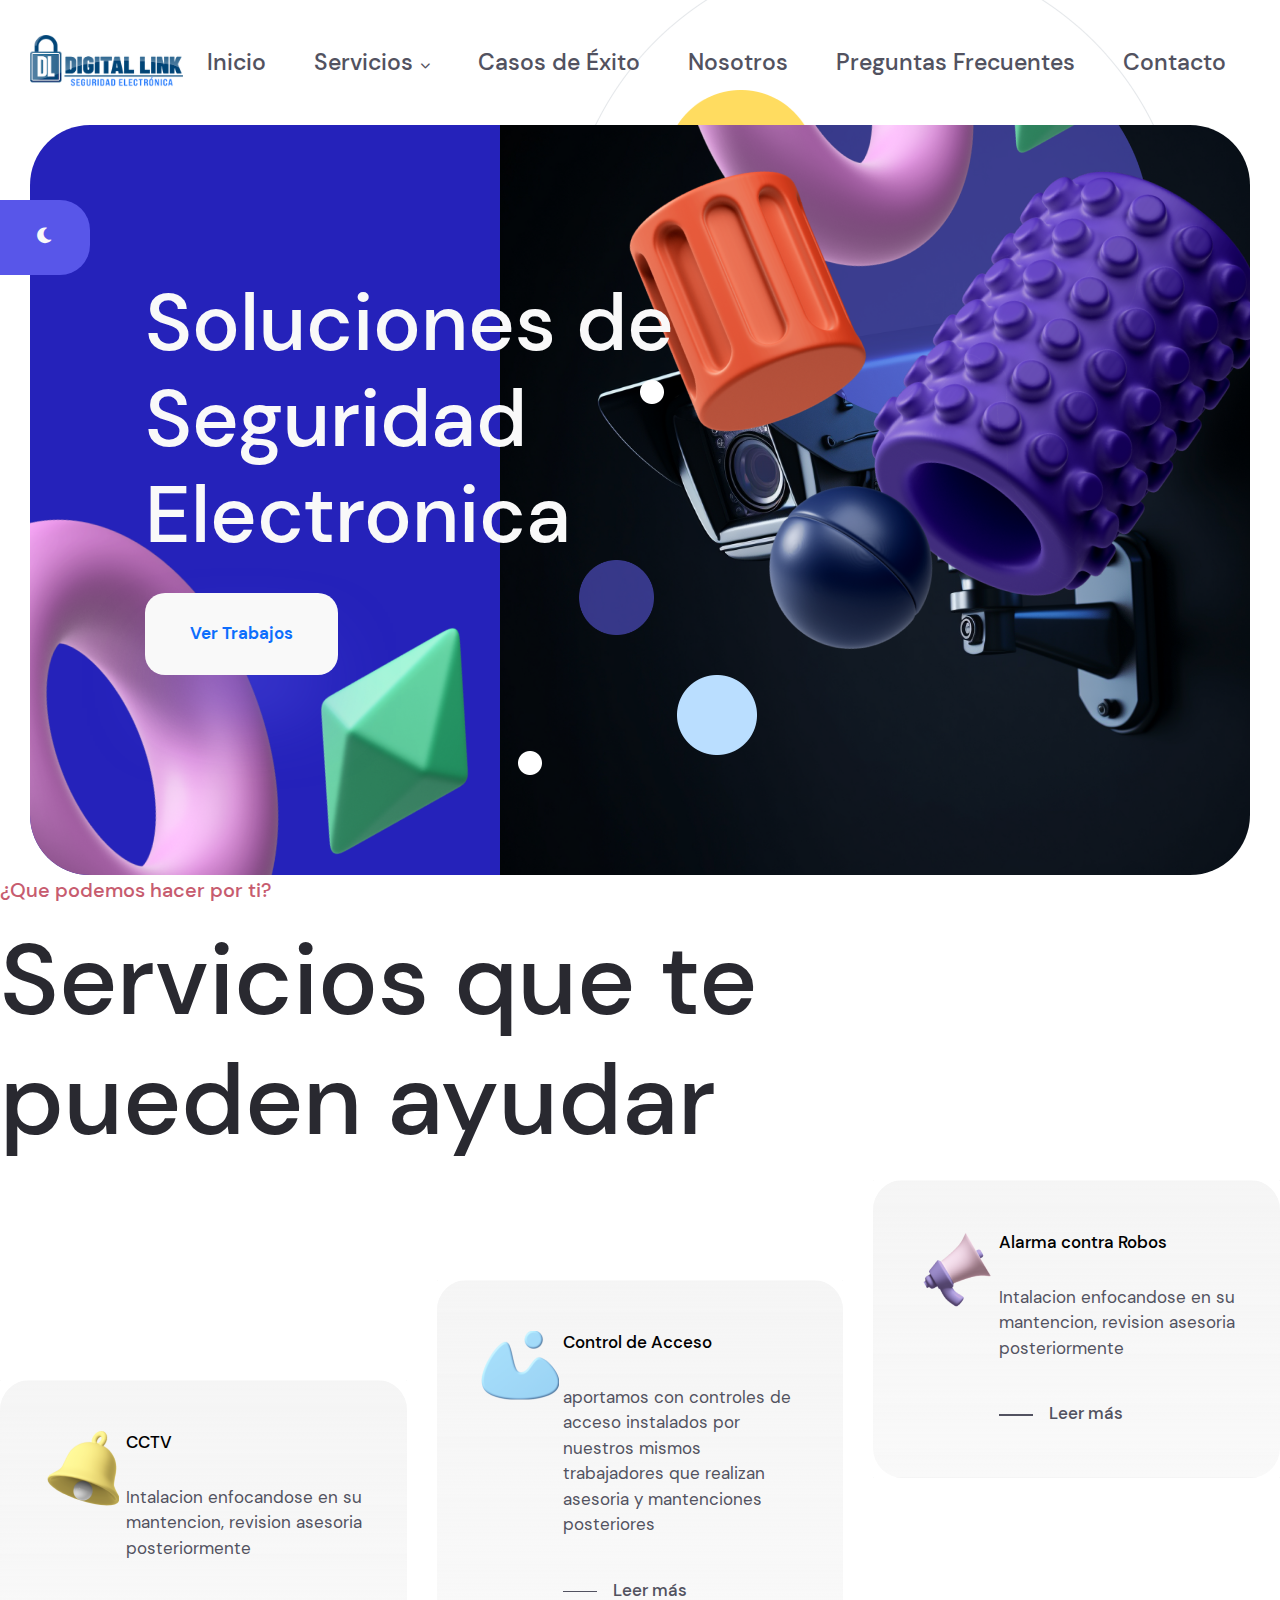
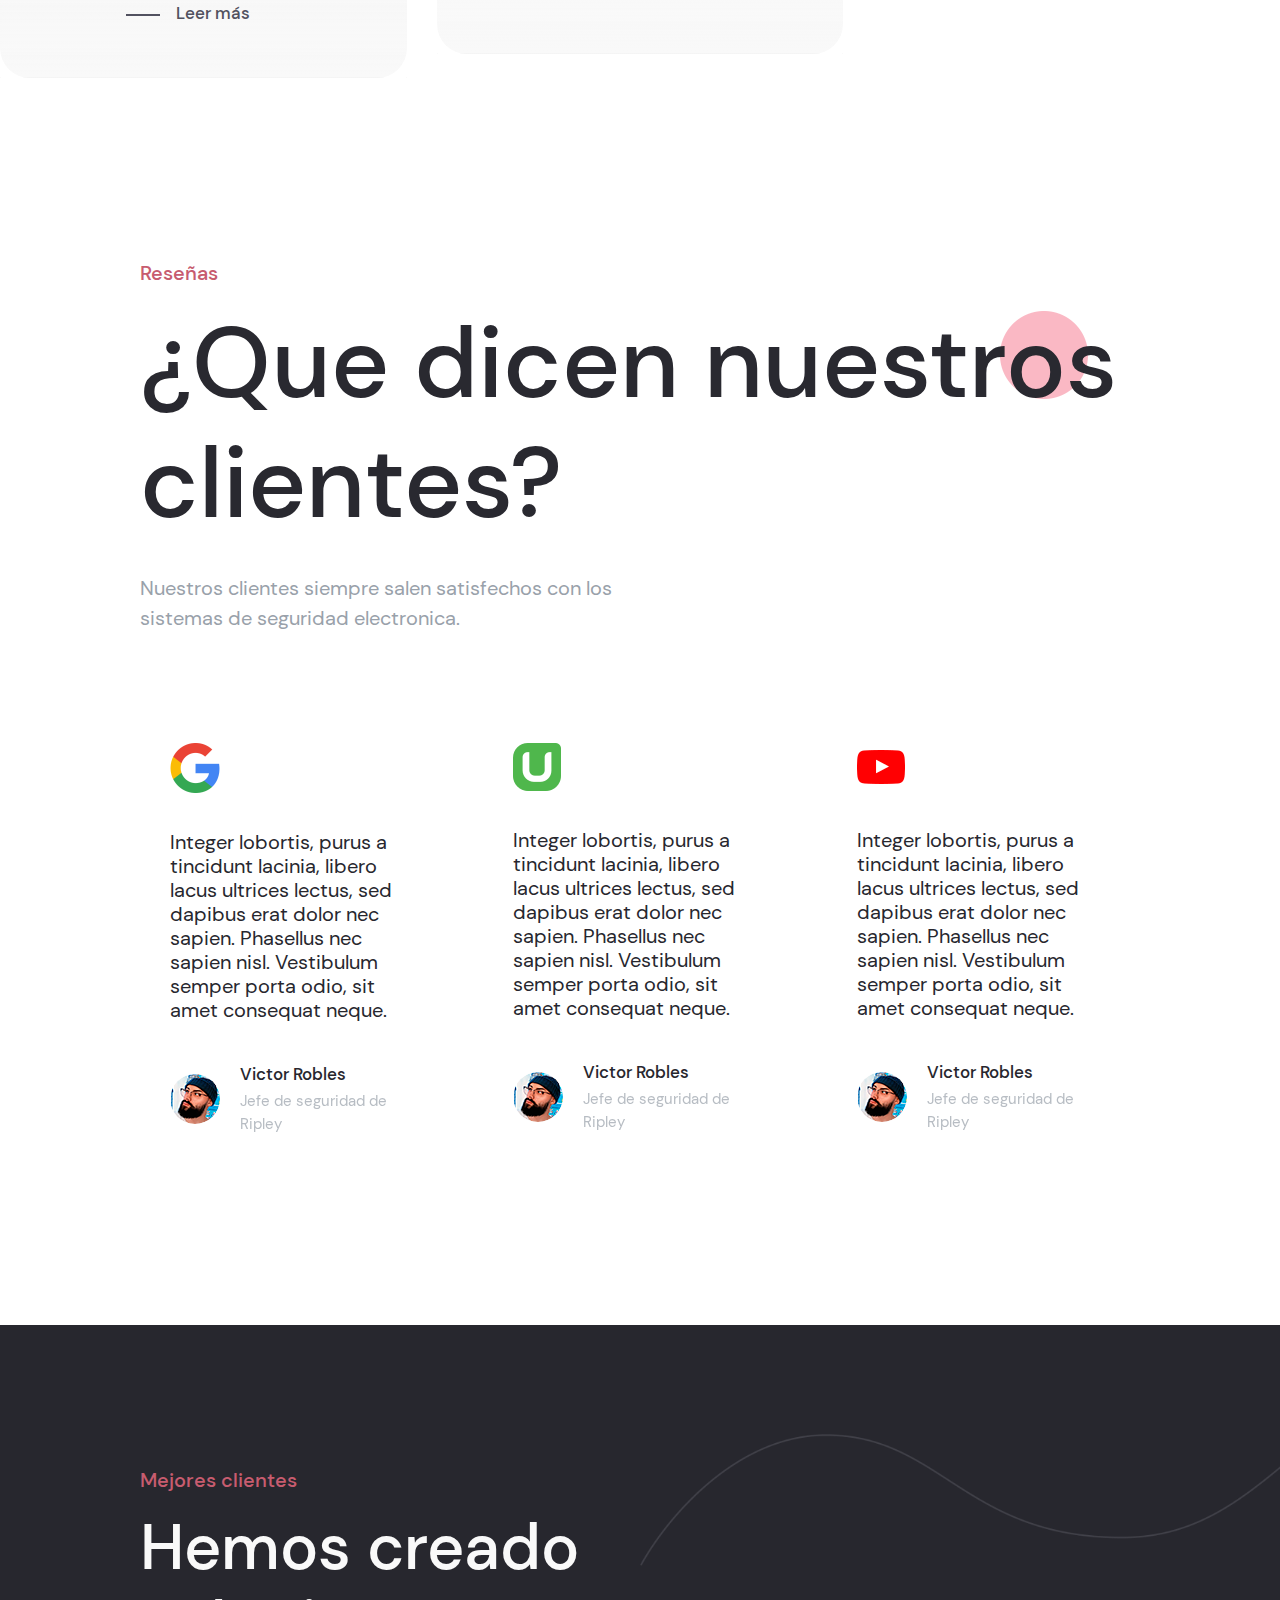
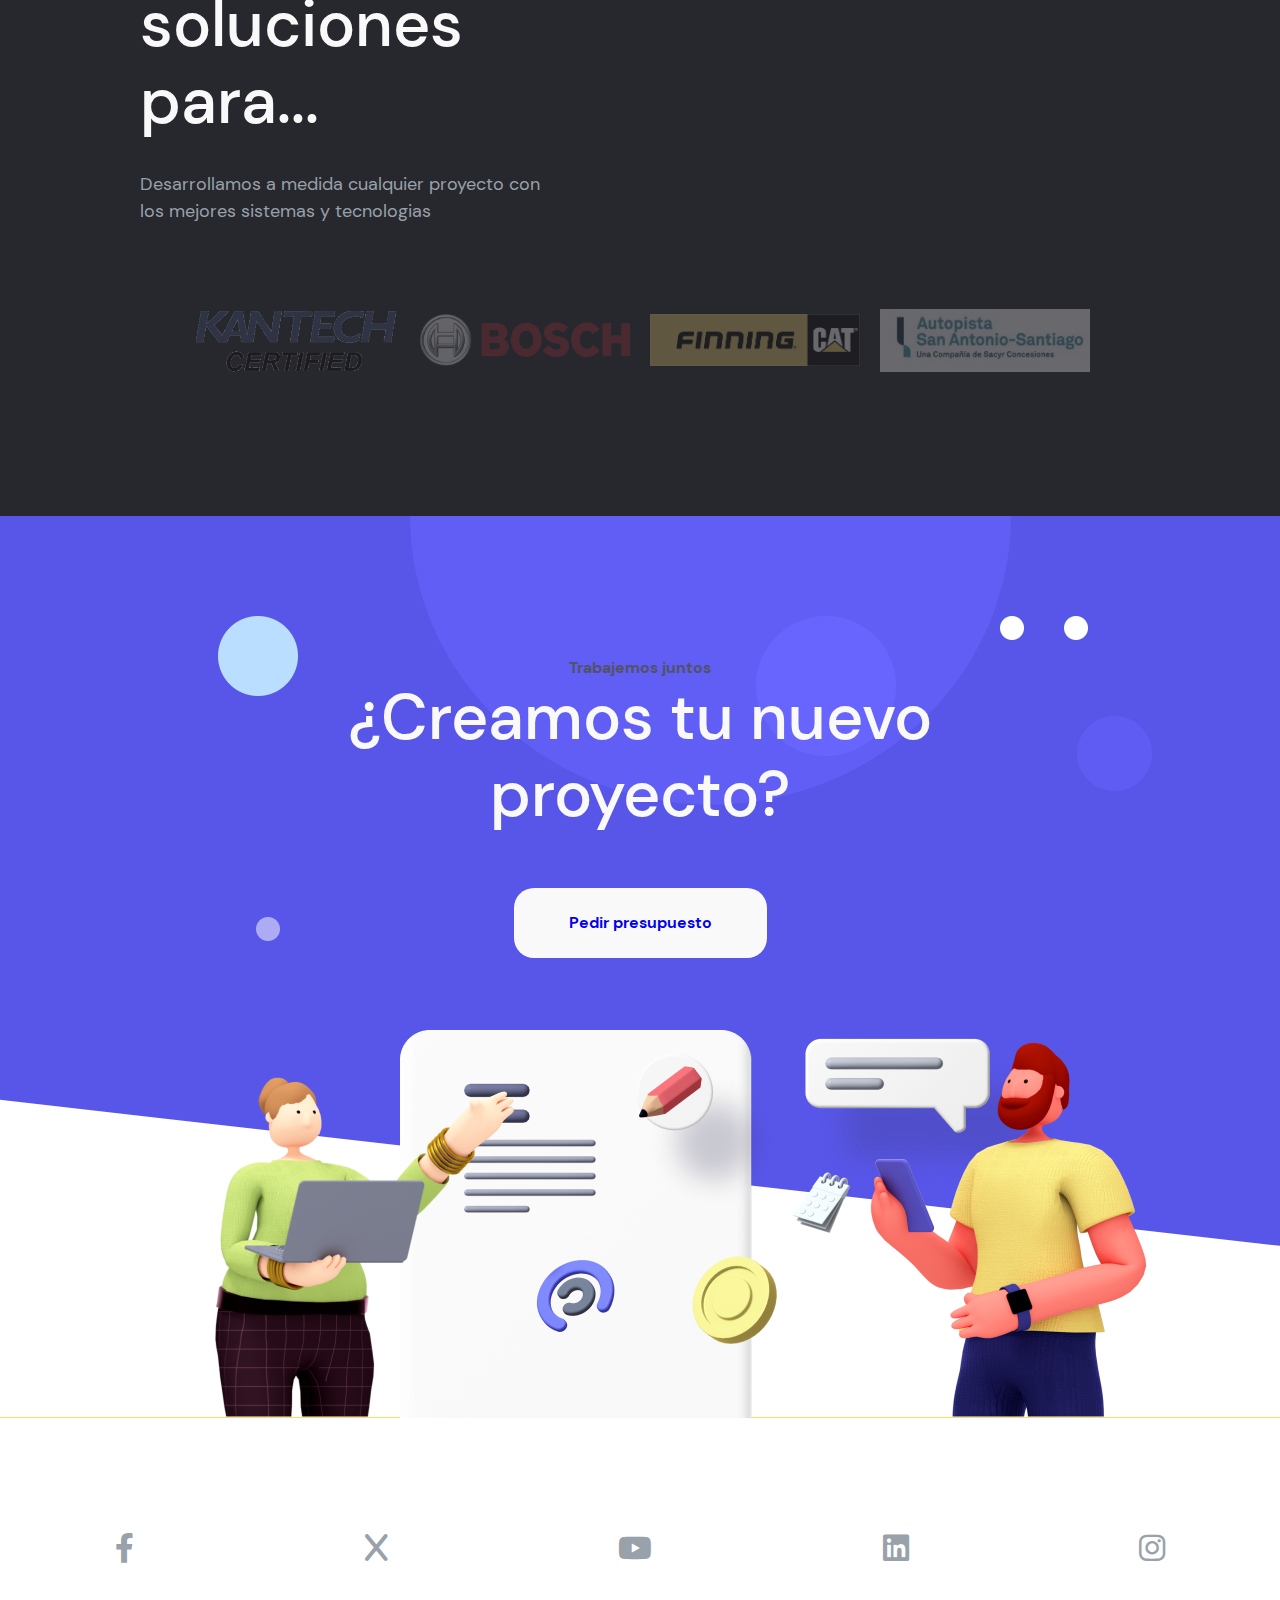
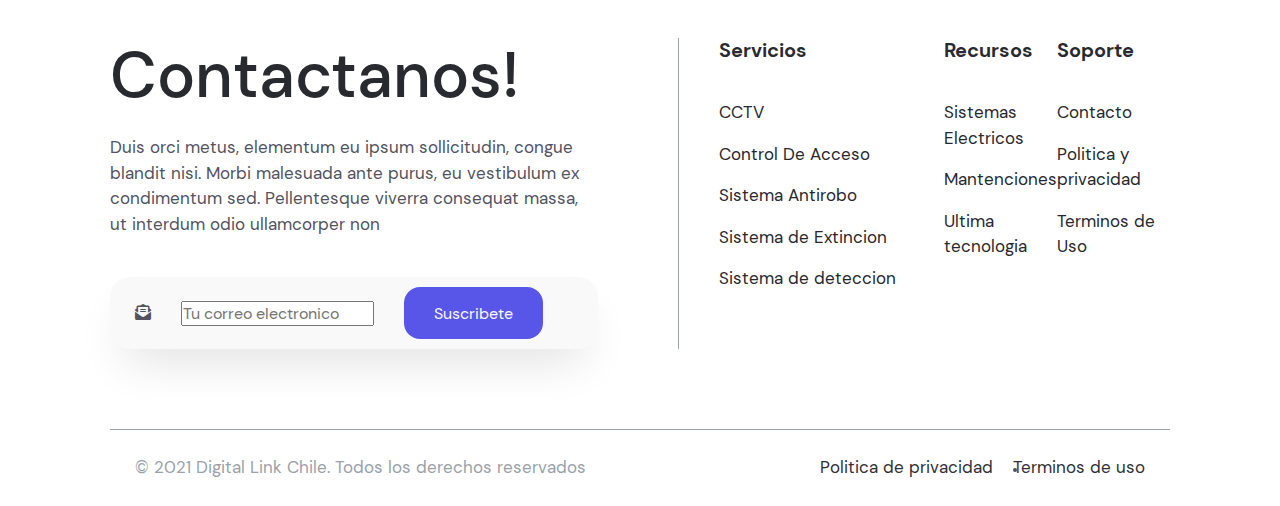
<file: nosotros.html>
<!DOCTYPE html>
<html lang="es">
<head>
    <meta charset="UTF-8">
    <meta name="viewport" content="width=device-width, initial-scale=1.0">
    <title>Digital Link Chile </title>

    <!-- cargar fuentes  -->
    <!-- Se cargan los estilos de las fuentes que se descargaron en el archivo predeterminado-->

    <link rel="stylesheet" href="./assets/fonts/fontawesome-free-6.1.2-web/css/all.min.css" />
    <link rel="stylesheet" href="./assets/fonts/dmsans/dmsans.css" />

    <!-- cargar estilos -->
    <!-- Se crea un archivo reset con el fin de que se resetee la pagina donde empazamos a tarabajar
     y posterior se crea style.css donde estara todo el estilo del sitio web se cargan las rutas  -->

    <link rel="stylesheet" href="./assets/css/reset.css" />
    <link rel="stylesheet" href="./assets/css/style.css" />
    <!-- <link rel="stylesheet" href="./assets/css/dark.css"> -->
    <link rel="stylesheet" href="./assets/css/responsive.css" />



    <!-- cargar js -->
     <script src="assets/js/menu-mobile.js"></script>
     <script src="assets/js/navbar-fixed.js"></script>
     <!-- <script src="assets/js/dark.js"></script> -->
     
</head>
<body>
    <!-- Boton modo oscuro -->
     <div class="switcher">
        <button class="switcher__btn">
            <span class="switcher__icon-light">
                <i class="fa-solid fa-moon switcher__icon"></i>
            </span>

            <span class="switcher__icon-dark">
                <i class="fa-solid fa-lightbulb switcher__icon"></i>
            </span>

        </button>

     </div>
    <!-- menu navegacion responsive -->
     <div class="menu-mobile">
        <header class="menu-mobile__header">
            <div class="menu-mobile__container-logo">
                <a href="index.html" class="menu-mobile__link-logo">
                    <img  class="menu-mobile__logo" src="assets/img/logotipo.png">
                </a>

            </div>

            <button class="menu-mobile__close">
                <i class="menu-mobile__icon-close fa-solid fa-xmark"></i>

            </button>

        </header>

        <div class="menu-mobile__body">

             <!-- NAVEGACION -->
             <nav class="menu-mobile__nav">
                <ul class="menu-mobile__list">
                    <!-- titulos en la navegacion -->

                     <!-- Inicio -->
                    <li class="menu-mobile__item">
                        <a href="index.html" class="menu-mobile__link">Inicio</a>

                    </li>

                    <!-- Servicios-->

                    <li class="menu-mobile__item">
                        <a href="servicios.html" class="menu-mobile__link">Servicios
                            <i class="fa-solid fa-chevron-down menu-mobile__icon"></i>
                        </a>

                        <!-- Submenu dentro de nav que muestra menu de servicios -->
                        <ul class="menu-mobile__submenu-mobile">

                            <li class="submenu-mobile__item">
                                <a href="#" class="submenu-mobile__link">CCTV</a>

                            </li>

                            <li class="submenu-mobile__item">
                                <a href="#" class="submenu-mobile__link">Control De Acceso</a>

                            </li>

                            <li class="submenu-mobile__item">
                                <a href="#" class="submenu-mobile__link">Alarma Contra Robo</a>

                            </li>

                            <li class="submenu-mobile__item">
                                <a href="#" class="submenu-mobile__link">Deteccion y Extincion de incendio</a>

                            </li>

                        </ul>

                    </li>

                    <!-- CASOS DE EXITO -->

                    <li class="menu-mobile__item">
                        <a href="casosexito.html" class="menu-mobile__link">Casos de Éxito
                        </a>

                    </li>

                    <!-- NOSOTROS -->

                    <li class="menu-mobile__item">
                        <a href="#" class="menu-mobile__link">Nosotros
                        </a>

                    </li>

                    <!-- PREGUNTAS FRECUENTES -->

                    <li class="menu-mobile__item">
                        <a href="preguntas.html" class="menu-mobile__link">Preguntas Frecuentes</a>

                    </li>

                    <!-- CONTACTO -->

                    <li class="menu-mobile__item">
                        <a href="contacto.html" class="menu-mobile__link">Contacto</a>

                    </li>

                </ul>

                

             </nav>

        </div>

     </div>

    <!-- layout principal -->

    <div class="layout">

    <!-- Menu -->
    <section class="layout__menu">
        <header class="menu__navbar">

            <!-- LOGO -->
            <div class="navbar__logo">
                <a href="index.html" class="navbar__link-logo">
                    <img src="./assets/img/logohorizontal1.png" class="navbar__logo"/>

                </a>

            </div>

        <!-- Boton de menu responsive -->
            <div class="navbar__mobile-btn">
                <button class="mobile-btn__wrap">
                    <span class="mobile-btn__line"></span>
                    <span class="mobile-btn__line"></span>
                    <span class="mobile-btn__line"></span>

                </button>

            </div>

            <!-- NAVEGACION -->
             <nav class="navbar__nav">
                <ul class="nav__list">
                    <!-- titulos en la navegacion -->

                     <!-- Inicio -->
                    <li class="nav__item">
                        <a href="index.html" class="nav__title">Inicio</a>

                    </li>

                    <!-- Servicios-->

                    <li class="nav__item">
                        <a href="servicios.html" class="nav__title">Servicios
                            <i class="fa-solid fa-chevron-down nav__icon"></i>
                        </a>

                        <!-- Submenu dentro de nav que muestra menu de servicios -->
                        <ul class="nav__submenu">

                            <li class="submenu__item">
                                <a href="#" class="submenu__title">CCTV</a>

                            </li>

                            <li class="submenu__item">
                                <a href="#" class="submenu__title">Control De Acceso</a>

                            </li>

                            <li class="submenu__item">
                                <a href="#" class="submenu__title">Alarma Contra Robo</a>

                            </li>

                            <li class="submenu__item">
                                <a href="#" class="submenu__title">Deteccion y Extincion de incendio</a>

                            </li>

                        </ul>

                    </li>

                    <!-- CASOS DE EXITO -->

                    <li class="nav__item">
                        <a href="casosexito.html" class="nav__title">Casos de Éxito
                        </a>

                    </li>

                    <!-- NOSOTROS -->

                    <li class="nav__item">
                        <a href="#" class="nav__title">Nosotros
                        </a>

                    </li>

                    <!-- PREGUNTAS FRECUENTES -->

                    <li class="nav__item">
                        <a href="preguntas.html" class="nav__title">Preguntas Frecuentes</a>

                    </li>

                    <!-- CONTACTO -->

                    <li class="nav__item">
                        <a href="contacto.html" class="nav__title">Contacto</a>

                    </li>

                </ul>

                

             </nav>
        

        </header>
        

    </section>

    <!-- banner -->
     <section class="layout__banner">

        <!-- contenido del banner -->

        <header class="banner__content">
            <h1 class="banner__title">Soluciones de Seguridad Electronica</h1>
            <a href="#" class="banner__btn">Ver trabajos</a>

        </header>

        <!-- formas e imagenes del banner -->

        <div class="banner__shapes">
            <ul class="shapes__list">

                <!-- Lista de fotos y elementos que estan el banner -->
                <li class="shapes__item shapes__item--shape1">
                    <div class="shapes__container">
                        <img class="shapes__img" src="./assets/img/banner-shape-1.png">

                    </div>
                </li>

                <li class="shapes__item shapes__item--shape2">
                    <div class="shapes__container">
                        <img class="shapes__img" src="./assets/img/banner-shape-2.png">

                    </div>
                </li>

                <li class="shapes__item shapes__item--shape3">
                    <div class="shapes__container">
                        <img class="shapes__img" src="./assets/img/bubble-16.png">

                    </div>
                </li>

                <li class="shapes__item shapes__item--shape4">
                    <div class="shapes__container">
                        <img class="shapes__img" src="./assets/img/bubble-15.png">

                    </div>
                </li>

                <li class="shapes__item shapes__item--shape5">
                    <div class="shapes__container">
                        <img class="shapes__img" src="./assets/img/bubble-14.png">

                    </div>
                </li>

                <li class="shapes__item shapes__item--shape6">
                    <div class="shapes__container">
                        <img class="shapes__img" src="./assets/img/bubble-16.png">

                    </div>
                </li>

                <li class="shapes__item shapes__item--shape7">
                    <div class="shapes__container">
                        <img class="shapes__img" src="./assets/img/bubble-26.png">

                    </div>
                </li>

            </ul>

        </div>

     </section>

    <!-- servicios -->
    <section class="layout__services">

        <div class="services__grid">

            <!-- Contenido de la cabecera de los servicios -->
          <header class="services__header">
             <p class="services__subtitle">¿Que podemos hacer por ti?</p>
            <h2 class="services__title">Servicios que te <br> pueden ayudar</h2>
          </header>

         <!-- se crea un div para almacenar un pequeña lista con los articulos/servicios que ofrece -->

          <div class="services__list">
             <article class="services__service services__service--bottom">
                <div class="service__container-img">
                    <img class="service__img" src="./assets/img/icon-1.png" alt="Diseño"/>
                </div>

                <div class="service__content">
                    <h3 class="service__title">
                        <a href="#" class="service__link">CCTV</a>
                    </h3>

                    <p class="service__description">Intalacion enfocandose en su mantencion, revision asesoria posteriormente</p>
                    <a class="service__more" href="#">Leer más</a>
                </div>

             </article>

            <article class="services__service services__service--middle">
                <div class="service__container-img">
                    <img class="service__img" src="./assets/img/icon-2.png" alt="control"/>
                </div>

                <div class="service__content">
                    <h3 class="service__title">
                        <a href="#" class="service__link">Control de Acceso</a>
                    </h3>

                    <p class="service__description">aportamos con controles de acceso instalados por nuestros mismos trabajadores que realizan asesoria y mantenciones posteriores</p>
                    <a class="service__more" href="#">Leer más</a>
                </div>

            </article>

            <article class="services__service services__service--top">
                <div class="service__container-img">
                    <img class="service__img" src="./assets/img/icon-3.png" alt="Diseño"/>
                </div>

                <div class="service__content">
                    <h3 class="service__title">
                        <a href="#" class="service__link">Alarma contra Robos</a>
                    </h3>

                    <p class="service__description">Intalacion enfocandose en su mantencion, revision asesoria posteriormente</p>
                    <a class="service__more" href="#">Leer más</a>
                </div>

            </article>
          </div>

        </div>

        <!-- lista de imagenes que van en el servicio -->

        <ul class="services__service-shapes">
            <li class="service-shapes__item service-shapes--shape1">
                <div class="service-shapes__container">
                    <img src="./assets/img/circle-2.png" class="service-shapes__img">

                </div>

            </li>

            <li class="service-shapes__item service-shapes--shape2">
                <div class="service-shapes__container">
                    <img src="./assets/img/bubble-2.png" class="service-shapes__img">

                </div>

            </li>

            <li class="service-shapes__item service-shapes--shape3">
                <div class="service-shapes__container">
                    <img src="./assets/img/bubble-1.png" class="service-shapes__img">

                </div>

            </li>

        </ul>

        
    </section>


    

    <!-- reseñas -->

    <section class="layout__reviews">
        <div class="reviews__grid">

            <header class="reviews__header">
                <h4 class="reviews__subtitle">
                    Reseñas

                </h4>
                <h2 class="reviews__title">¿Que dicen nuestros clientes?</h2>
                <p class="reviews__description">
                    Nuestros clientes siempre salen satisfechos con los sistemas de seguridad electronica.
                </p>

            </header>

            <!-- Contenedor de resañas -->
             <div class="reviews__container">
                <article class="reviews__review">
                    <span class="review__company">
                        <!-- la imagen se cambia por la de la empresa -->
                        <img src="./assets/img/google-2.png" class="review__img"/>
    
                    </span>
    
                    <p class="review__description">
                        Integer lobortis, purus a tincidunt lacinia, libero lacus ultrices lectus, sed dapibus erat dolor nec sapien.
                         Phasellus nec sapien nisl. Vestibulum semper porta odio, sit amet consequat neque.
    
                    </p>
    
                    <div class="review__author">
                        <div class="author__container-img">
                            <img class="author__img" src="./assets/img/testimonial-2.png">
    
                        </div>
    
                        <div class="author__content">
                            <span class="author__name">Victor Robles</span>
                            <span class="author__description">Jefe de seguridad de Ripley</span>
    
                        </div>
    
                    </div>
    
    
    
                </article>

                <article class="reviews__review">
                    <span class="review__company">
                        <!-- la imagen se cambia por la de la empresa -->
                        <img src="./assets/img/udemy.png" class="review__img"/>
    
                    </span>
    
                    <p class="review__description">
                        Integer lobortis, purus a tincidunt lacinia, libero lacus ultrices lectus, sed dapibus erat dolor nec sapien.
                         Phasellus nec sapien nisl. Vestibulum semper porta odio, sit amet consequat neque.
    
                    </p>
    
                    <div class="review__author">
                        <div class="author__container-img">
                            <img class="author__img" src="./assets/img/testimonial-2.png">
    
                        </div>
    
                        <div class="author__content">
                            <span class="author__name">Victor Robles</span>
                            <span class="author__description">Jefe de seguridad de Ripley</span>
    
                        </div>
    
                    </div>
    
    
    
                </article>

                <article class="reviews__review">
                    <span class="review__company">
                        <!-- la imagen se cambia por la de la empresa -->
                        <img src="./assets/img/youtube.png" class="review__img"/>
    
                    </span>
    
                    <p class="review__description">
                        Integer lobortis, purus a tincidunt lacinia, libero lacus ultrices lectus, sed dapibus erat dolor nec sapien.
                         Phasellus nec sapien nisl. Vestibulum semper porta odio, sit amet consequat neque.
    
                    </p>
    
                    <div class="review__author">
                        <div class="author__container-img">
                            <img class="author__img" src="./assets/img/testimonial-2.png">
    
                        </div>
    
                        <div class="author__content">
                            <span class="author__name">Victor Robles</span>
                            <span class="author__description">Jefe de seguridad de Ripley</span>
    
                        </div>
    
                    </div>
    
    
    
                </article>

             </div>
             

        </div>

        <ul class="reviews__review-shapes">
            <li class="review-shapes__item review-shapes--shape1">
                <div class="review-shapes__container">
                    <img src="./assets/img/bubble-1.png" class="review-shapes__img">

                </div>

            </li>

        </ul>


    </section>

    <!-- clientes -->

    <section class="layout__clients">
        <div class="clients__container">

            <header class="clients__header">
                <h4 class="clients__subtitle">Mejores clientes</h4>
                <h2 class="clients__title">Hemos creado soluciones para...</h2> 
                <p class="clients__description">Desarrollamos a medida cualquier proyecto con los mejores sistemas y tecnologias </p>

            </header>

            <div class="clients__logos">
                <article class="clients__item">
                    <img src="./assets/img/1-Kantech.png" class="clients__img">
                </article>

                <article class="clients__item">
                    <img src="./assets/img/bosch.png" class="clients__img">
                </article>

                <article class="clients__item">
                    <img src="./assets/img/cliente6.png" class="clients__img">
                </article>

                <article class="clients__item">
                    <img src="./assets/img/cliente5.png" class="clients__img">
                </article>

            </div>

        </div>

        <ul class="clients__client-shapes">
            <li class="client-shapes__item client-shapes--shape1">
                <div class="client-shapes__container">
                    <img src="./assets/img/line-9.png" class="client-shapes__img">

                </div>

            </li>

        </ul>

        
    </section>

    <!-- noticias -->

    <!-- contacto -->

    <section class="layout__contact">
        <div class="contact__container">
            <header class="contact__header">
                <h4 class="contact_subtitle">Trabajemos juntos</h4>
                <h2 class="contact__title">¿Creamos tu nuevo proyecto?</h2>

                <a class="contact__btn" href="#">Pedir presupuesto</a>

            </header>

            <div class="contact__images">
                <div class="contact__thumb contact__thumb--chat">
                    <img class="contact__img" src="./assets/img/chat-group.png"/>

                </div>

                <div class="contact__thumb contact__thumb--laptop">
                    <img class="contact__img" src="./assets/img/laptop-poses.png"/>


                </div>

                <div class="contact__thumb contact__thumb--mobile">
                    <img class="contact__img" src="./assets/img/men-mobile.png"/>


                </div>

            </div>

        </div>

        <ul class="contact__backshapes">
            <li class="backshapes__item backshapes--shape1">
                <img src="./assets/img/bubble-12.png" class="backshapes__img">
            </li>

            <li class="backshapes__item backshapes--shape2">
                <img src="./assets/img/bubble-16.png" class="backshapes__img">
            </li>

            <li class="backshapes__item backshapes--shape3">
                <img src="./assets/img/bubble-13.png" class="backshapes__img">
            </li>

            <li class="backshapes__item backshapes--shape4">
                <img src="./assets/img/bubble-14.png" class="backshapes__img">
            </li>

            <li class="backshapes__item backshapes--shape5">
                <img src="./assets/img/bubble-16.png" class="backshapes__img">
            </li>

            <li class="backshapes__item backshapes--shape6">
                <img src="./assets/img/bubble-15.png" class="backshapes__img">
            </li>

            <li class="backshapes__item backshapes--shape7">
                <img src="./assets/img/bubble-16.png" class="backshapes__img">
            </li>

        </ul>



    </section>

    <!-- footer -->
     <footer class="layout__footer">

        <div class="footer__containes">

            <section class="footer__top">
                <ul class="footer__social">
                    <li class="social__item">
                        <a href="# " class="social__link">
                            <i class="fa-brands fa-facebook-f social__img"></i>
                        </a>

                    </li>

                    <li class="social__item">
                        <a href="# " class="social__link">
                            <i class="fa-brands fa-x social__img"></i>
                        </a>

                    </li>

                    <li class="social__item">
                        <a href="# " class="social__link">
                            <i class="fa-brands fa-youtube social__img"></i>
                        </a>

                    </li>

                    <li class="social__item">
                        <a href="# " class="social__link">
                            <i class="fa-brands fa-linkedin social__img"></i>
                        </a>

                    </li>

                    <li class="social__item">
                        <a href="# " class="social__link">
                            <i class="fa-brands fa-instagram social__img"></i>
                        </a>

                    </li>

                </ul>

            </section>

            <section class="footer__main">
                <div class="footer__fleft">
                    <div class="fleft__container">
                        <h2 class="fleft__title">Contactanos!</h2>
                        <p class="fleft__subtitle">Duis orci metus, elementum eu ipsum sollicitudin, congue blandit nisi.
                            Morbi malesuada ante purus, eu vestibulum ex condimentum sed. 
                            Pellentesque viverra consequat massa, ut interdum odio ullamcorper non</p>

                        <form class="fleft__form">
                            <div class="fleft__group">
                                <span class="fleft__mail-icon">
                                    <i class="fa-solid fa-envelope-open-text fleft__img"></i>
                                </span>
                                <input type="text" class="fleft__form-control" placeholder="Tu correo electronico">
                                <button type="submit" class="fleft__btn">Suscribete</button>
                            </div>
                        </form>

                    </div>

                </div>

                <div class="footer__fright">
                    <div class="footer__widget footer__widget--50">
                        <h6 class="widget__title">Servicios</h6>

                        <ul class="widget__list">
                            <li class="widget__item">
                                <a href="#" class="widget__link">CCTV</a>

                            </li>

                            <li class="widget__item">
                                <a href="#" class="widget__link">Control De Acceso</a>

                            </li>

                            <li class="widget__item">
                                <a href="#" class="widget__link">Sistema Antirobo</a>

                            </li>

                            <li class="widget__item">
                                <a href="#" class="widget__link">Sistema de Extincion</a>

                            </li>

                            <li class="widget__item">
                                <a href="#" class="widget__link">Sistema de deteccion</a>

                            </li>

                        </ul>

                    </div>

                    <div class="footer__widget footer__widget--25">
                        <h6 class="widget__title">Recursos</h6>

                        <ul class="widget__list">
                            <li class="widget__item">
                                <a href="#" class="widget__link">Sistemas Electricos</a>

                            </li>

                            <li class="widget__item">
                                <a href="#" class="widget__link">Mantenciones</a>

                            </li>

                            <li class="widget__item">
                                <a href="#" class="widget__link">Ultima tecnologia</a>

                            </li>
                        </ul>

                    </div>

                    <div class="footer__widget footer__widget--25">
                        <h6 class="widget__title">Soporte</h6>

                        <ul class="widget__list">
                            <li class="widget__item">
                                <a href="#" class="widget__link">Contacto</a>

                            </li>

                            <li class="widget__item">
                                <a href="#" class="widget__link">   Politica y privacidad</a>

                            </li>

                            <li class="widget__item">
                                <a href="#" class="widget__link">Terminos de Uso</a>

                            </li>
                        </ul>

                    </div>


                </div>

            </section>

            <section class="footer__bottom">
                <div class="footer__copyright">
                    <span class="copyright__text">
                        © 2021 Digital Link Chile. Todos los derechos reservados 
                    </span>

                </div>

                <div class="footer__links">
                    <ul class="footer__flinks">
                        <li class="flinks__item flinks__item--separator">
                            <a href="#" class="flinks__title">Politica de privacidad</a>

                        </li>
                        <li class="flinks__item">
                            <a href="#" class="flinks__title">Terminos de uso</a>

                        </li>

                    </ul>

                </div>


            </section>

        </div>

     </footer>

    </div>
    
</body>
</html>
</file>
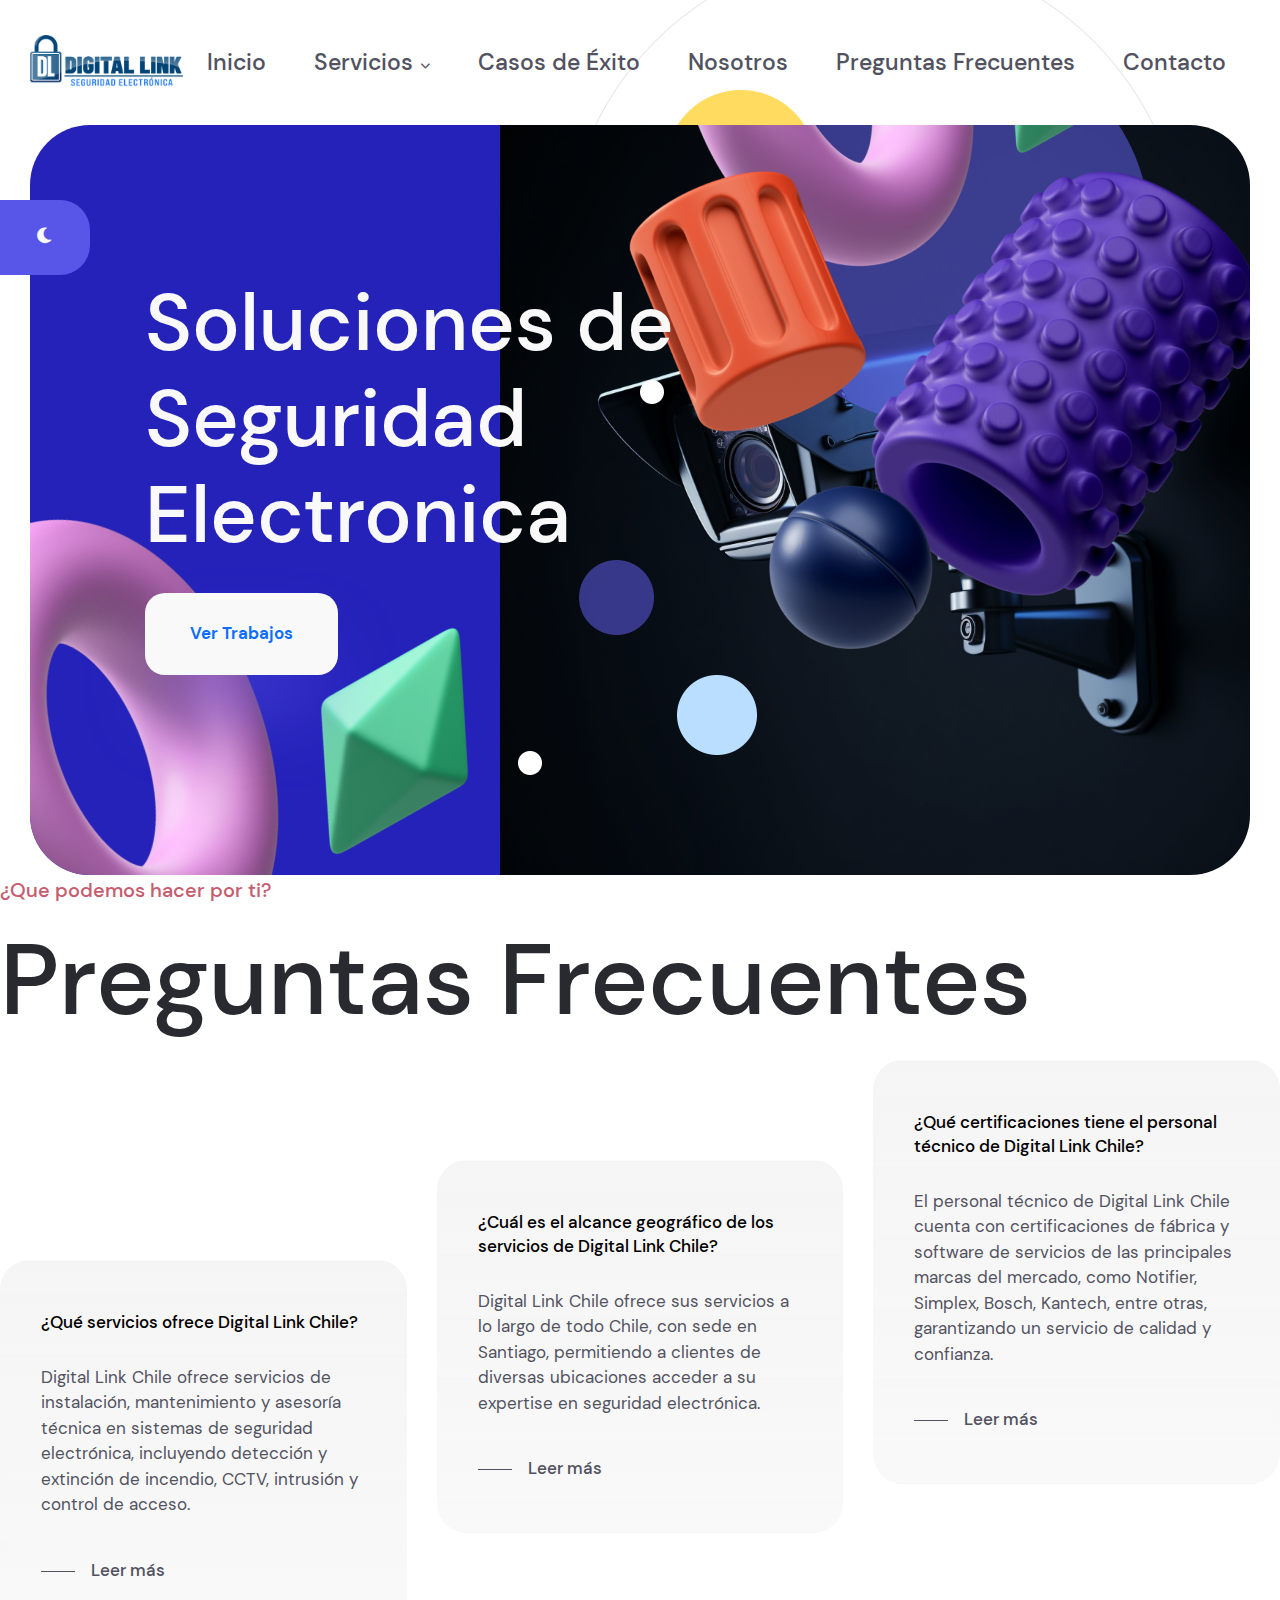
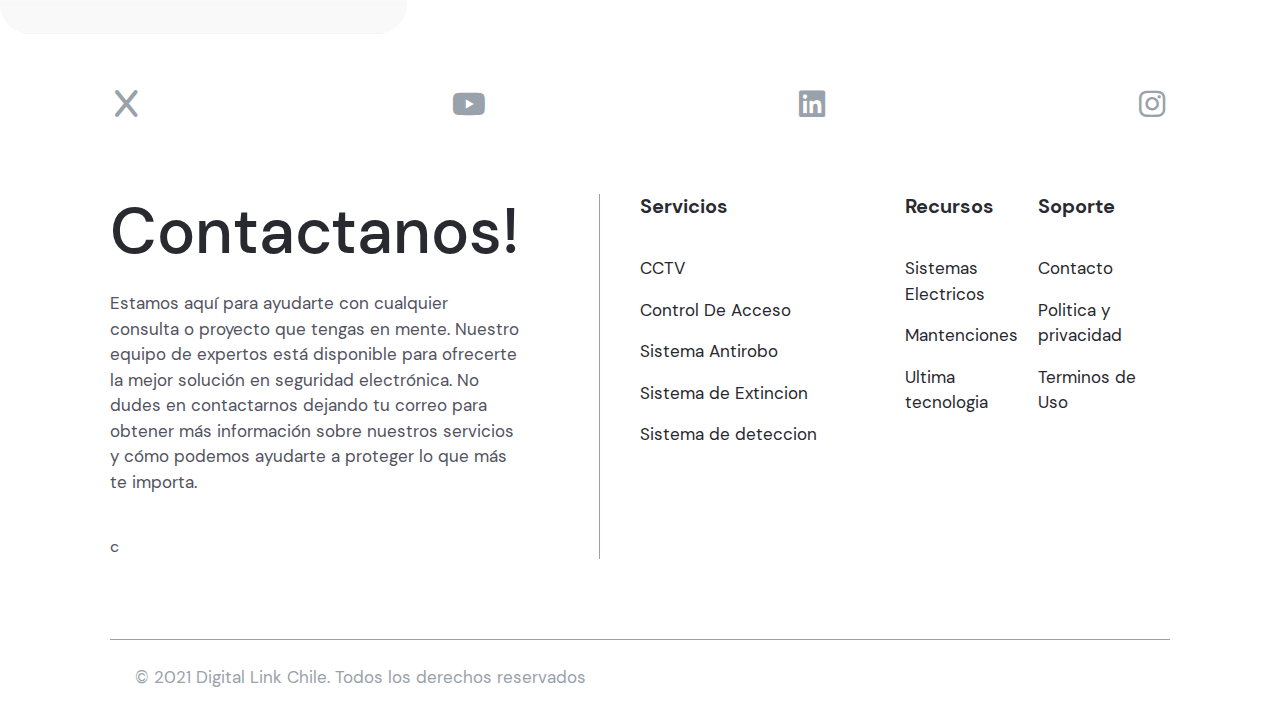
<file: preguntas.html>
<!DOCTYPE html>
<html lang="es">
<head>
    <meta charset="UTF-8">
    <meta name="viewport" content="width=device-width, initial-scale=1.0">
    <title>Digital Link Chile </title>
    <link rel="icon"  href="assets/img/logotipo.ico">

    <!-- cargar fuentes  -->
    <!-- Se cargan los estilos de las fuentes que se descargaron en el archivo predeterminado-->

    <link rel="stylesheet" href="./assets/fonts/fontawesome-free-6.1.2-web/css/all.min.css" />
    <link rel="stylesheet" href="./assets/fonts/dmsans/dmsans.css" />

    <!-- cargar estilos -->
    <!-- Se crea un archivo reset con el fin de que se resetee la pagina donde empazamos a tarabajar
     y posterior se crea style.css donde estara todo el estilo del sitio web se cargan las rutas  -->

    <link rel="stylesheet" href="./assets/css/reset.css" />
    <link rel="stylesheet" href="./assets/css/style.css" />
    <!-- <link rel="stylesheet" href="./assets/css/dark.css"> -->
    <link rel="stylesheet" href="./assets/css/responsive.css" />



    <!-- cargar js -->
     <script src="assets/js/menu-mobile.js"></script>
     <script src="assets/js/navbar-fixed.js"></script>
     <!-- <script src="assets/js/dark.js"></script> -->
</head>
<body>
    <!-- Boton modo oscuro -->
     <div class="switcher">
        <button class="switcher__btn">
            <span class="switcher__icon-light">
                <i class="fa-solid fa-moon switcher__icon"></i>
            </span>

            <span class="switcher__icon-dark">
                <i class="fa-solid fa-lightbulb switcher__icon"></i>
            </span>

        </button>

     </div>
    <!-- menu navegacion responsive -->
     <div class="menu-mobile">
        <header class="menu-mobile__header">
            <div class="menu-mobile__container-logo">
                <a href="index.html" class="menu-mobile__link-logo">
                    <img  class="menu-mobile__logo" src="assets/img/logotipo.png">
                </a>

            </div>

            <button class="menu-mobile__close">
                <i class="menu-mobile__icon-close fa-solid fa-xmark"></i>

            </button>

        </header>

        <div class="menu-mobile__body">

             <!-- NAVEGACION -->
             <nav class="menu-mobile__nav">
                <ul class="menu-mobile__list">
                    <!-- titulos en la navegacion -->

                     <!-- Inicio -->
                    <li class="menu-mobile__item">
                        <a href="index.html" class="menu-mobile__link">Inicio</a>

                    </li>

                    <!-- Servicios-->

                    <li class="menu-mobile__item">
                        <a href="servicios.html" class="menu-mobile__link">Servicios
                            <i class="fa-solid fa-chevron-down menu-mobile__icon"></i>
                        </a>

                        <!-- Submenu dentro de nav que muestra menu de servicios -->
                        <ul class="menu-mobile__submenu-mobile">

                            <li class="submenu-mobile__item">
                                <a href="#" class="submenu-mobile__link">CCTV</a>

                            </li>

                            <li class="submenu-mobile__item">
                                <a href="#" class="submenu-mobile__link">Control De Acceso</a>

                            </li>

                            <li class="submenu-mobile__item">
                                <a href="#" class="submenu-mobile__link">Alarma Contra Robo</a>

                            </li>

                            <li class="submenu-mobile__item">
                                <a href="#" class="submenu-mobile__link">Deteccion y Extincion de incendio</a>

                            </li>

                        </ul>

                    </li>

                    <!-- CASOS DE EXITO -->

                    <li class="menu-mobile__item">
                        <a href="casosexito.html" class="menu-mobile__link">Casos de Éxito
                        </a>

                    </li>

                    <!-- NOSOTROS -->

                    <li class="menu-mobile__item">
                        <a href="about.html" class="menu-mobile__link">Nosotros
                        </a>

                    </li>

                    <!-- PREGUNTAS FRECUENTES -->

                    <li class="menu-mobile__item">
                        <a href="preguntas.html" class="menu-mobile__link">Preguntas Frecuentes</a>

                    </li>

                    <!-- CONTACTO -->

                    <li class="menu-mobile__item">
                        <a href="contacto.html" class="menu-mobile__link">Contacto</a>

                    </li>

                </ul>

                

             </nav>

        </div>

     </div>

    <!-- layout principal -->

    <div class="layout">

    <!-- Menu -->
    <section class="layout__menu">
        <header class="menu__navbar">

            <!-- LOGO -->
            <div class="navbar__logo">
                <a href="index.html" class="navbar__link-logo">
                    <img src="./assets/img/logohorizontal1.png" class="navbar__logo"/>

                </a>

            </div>

        <!-- Boton de menu responsive -->
            <div class="navbar__mobile-btn">
                <button class="mobile-btn__wrap">
                    <span class="mobile-btn__line"></span>
                    <span class="mobile-btn__line"></span>
                    <span class="mobile-btn__line"></span>

                </button>

            </div>

            <!-- NAVEGACION -->
             <nav class="navbar__nav">
                <ul class="nav__list">
                    <!-- titulos en la navegacion -->

                     <!-- Inicio -->
                    <li class="nav__item">
                        <a href="index.html" class="nav__title">Inicio</a>

                    </li>

                    <!-- Servicios-->

                    <li class="nav__item">
                        <a href="servicios.html" class="nav__title">Servicios
                            <i class="fa-solid fa-chevron-down nav__icon"></i>
                        </a>

                        <!-- Submenu dentro de nav que muestra menu de servicios -->
                        <ul class="nav__submenu">

                            <li class="submenu__item">
                                <a href="#" class="submenu__title">CCTV</a>

                            </li>

                            <li class="submenu__item">
                                <a href="#" class="submenu__title">Control De Acceso</a>

                            </li>

                            <li class="submenu__item">
                                <a href="#" class="submenu__title">Alarma Contra Robo</a>

                            </li>

                            <li class="submenu__item">
                                <a href="#" class="submenu__title">Deteccion y Extincion de incendio</a>

                            </li>

                        </ul>

                    </li>

                    <!-- CASOS DE EXITO -->

                    <li class="nav__item">
                        <a href="casosexito.html" class="nav__title">Casos de Éxito
                        </a>

                    </li>

                    <!-- NOSOTROS -->

                    <li class="nav__item">
                        <a href="about.html" class="nav__title">Nosotros
                        </a>

                    </li>

                    <!-- PREGUNTAS FRECUENTES -->

                    <li class="nav__item">
                        <a href="preguntas.html" class="nav__title">Preguntas Frecuentes</a>

                    </li>

                    <!-- CONTACTO -->

                    <li class="nav__item">
                        <a href="contacto.html" class="nav__title">Contacto</a>

                    </li>

                </ul>

                

             </nav>
        

        </header>
        

    </section>

    <!-- banner -->
     <section class="layout__banner">

        <!-- contenido del banner -->

        <header class="banner__content">
            <h1 class="banner__title">Soluciones de Seguridad Electronica</h1>
            <a href="casosexito.html" class="banner__btn">Ver trabajos</a>

        </header>

        <!-- formas e imagenes del banner -->

        <div class="banner__shapes">
            <ul class="shapes__list">

                <!-- Lista de fotos y elementos que estan el banner -->
                <li class="shapes__item shapes__item--shape1">
                    <div class="shapes__container">
                        <img class="shapes__img" src="./assets/img/banner-shape-1.png">

                    </div>
                </li>

                <li class="shapes__item shapes__item--shape2">
                    <div class="shapes__container">
                        <img class="shapes__img" src="./assets/img/banner-shape-2.png">

                    </div>
                </li>

                <li class="shapes__item shapes__item--shape3">
                    <div class="shapes__container">
                        <img class="shapes__img" src="./assets/img/bubble-16.png">

                    </div>
                </li>

                <li class="shapes__item shapes__item--shape4">
                    <div class="shapes__container">
                        <img class="shapes__img" src="./assets/img/bubble-15.png">

                    </div>
                </li>

                <li class="shapes__item shapes__item--shape5">
                    <div class="shapes__container">
                        <img class="shapes__img" src="./assets/img/bubble-14.png">

                    </div>
                </li>

                <li class="shapes__item shapes__item--shape6">
                    <div class="shapes__container">
                        <img class="shapes__img" src="./assets/img/bubble-16.png">

                    </div>
                </li>

                <li class="shapes__item shapes__item--shape7">
                    <div class="shapes__container">
                        <img class="shapes__img" src="./assets/img/bubble-26.png">

                    </div>
                </li>

            </ul>

        </div>

     </section>

 <!-- Preguntas Frecuentes  --------------------------------------------------------->
 <section class="layout__services">

    <div class="services__grid">

        <!-- Contenido de la cabecera de los servicios -->
      <header class="services__header">
         <p class="services__subtitle">¿Que podemos hacer por ti?</p>
        <h2 class="services__title">Preguntas Frecuentes</h2>
      </header>

     <!-- se crea un div para almacenar un pequeña lista con los articulos/servicios que ofrece -->

      <div class="services__list">
         <article class="services__service services__service--bottom">
            <div class="service__container-img">
                <!-- <img class="service__img" src="./assets/img/icon-1.png" alt="Diseño"/> -->
            </div>

            <div class="service__content">
                <h3 class="service__title">
                    <a href="#" class="service__link">¿Qué servicios ofrece Digital Link Chile?</a>
                </h3>

                <p class="service__description">Digital Link Chile ofrece servicios de instalación, mantenimiento y asesoría técnica en sistemas de seguridad electrónica, incluyendo detección y extinción de incendio, CCTV, intrusión y control de acceso.</p>
                <a class="service__more" href="servicios.html">Leer más</a>
            </div>

         </article>

        <article class="services__service services__service--middle">
            <div class="service__container-img">
                <!-- <img class="service__img" src="./assets/img/icon-2.png" alt="control"/> -->
            </div>

            <div class="service__content">
                <h3 class="service__title">
                    <a href="#" class="service__link">¿Cuál es el alcance geográfico de los servicios de Digital Link Chile?</a>
                </h3>

                <p class="service__description">Digital Link Chile ofrece sus servicios a lo largo de todo Chile, con sede en Santiago, permitiendo a clientes de diversas ubicaciones acceder a su expertise en seguridad electrónica.</p>
                <a class="service__more" href="servicios.html">Leer más</a>
            </div>

        </article>

        <article class="services__service services__service--top">
            <div class="service__container-img">
                <!-- <img class="service__img" src="./assets/img/icon-3.png" alt="Diseño"/> -->
            </div>

            <div class="service__content">
                <h3 class="service__title">
                    <a href="#" class="service__link">¿Qué certificaciones tiene el personal técnico de Digital Link Chile?</a>
                </h3>

                <p class="service__description">El personal técnico de Digital Link Chile cuenta con certificaciones de fábrica y software de servicios de las principales marcas del mercado, como Notifier, Simplex, Bosch, Kantech, entre otras, garantizando un servicio de calidad y confianza.</p>
                <a class="service__more" href="servicios.html">Leer más</a>
            </div>

        </article>
      </div>

    </div>

    <!-- lista de imagenes que van en preguntas frecuentes -->

    <ul class="services__service-shapes">
        <li class="service-shapes__item service-shapes--shape1">
            <div class="service-shapes__container">
                <img src="./assets/img/circle-2.png" class="service-shapes__img">

            </div>

        </li>

        <li class="service-shapes__item service-shapes--shape2">
            <div class="service-shapes__container">
                <img src="./assets/img/bubble-2.png" class="service-shapes__img">

            </div>

        </li>

        <li class="service-shapes__item service-shapes--shape3">
            <div class="service-shapes__container">
                <img src="./assets/img/bubble-1.png" class="service-shapes__img">

            </div>

        </li>

    </ul>

    
</section>

    <!-- footer ------------------------------------------------------------>
    <footer class="layout__footer">

        <div class="footer__containes">

            <section class="footer__top">
                <ul class="footer__social">
                    

                    <li class="social__item">
                        <a href="https://x.com/DigitalLinkSPA " class="social__link">
                            <i class="fa-brands fa-x social__img"></i>
                        </a>

                    </li>

                    <li class="social__item">
                        <a href="https://www.youtube.com/@DigitalLinkChile " class="social__link">
                            <i class="fa-brands fa-youtube social__img"></i>
                        </a>

                    </li>

                    <li class="social__item">
                        <a href="https://www.linkedin.com/company/digital-link-chile/ " class="social__link">
                            <i class="fa-brands fa-linkedin social__img"></i>
                        </a>

                    </li>

                    <li class="social__item">
                        <a href="https://www.instagram.com/digitallinkchile/ " class="social__link">
                            <i class="fa-brands fa-instagram social__img"></i>
                        </a>

                    </li>

                </ul>

            </section>

            <section class="footer__main">
                <div class="footer__fleft">
                    <div class="fleft__container">
                        <h2 class="fleft__title">Contactanos!</h2>
                            <p class="fleft__subtitle">
                                Estamos aquí para ayudarte con cualquier consulta o proyecto que tengas en mente. 
                                Nuestro equipo de expertos está disponible para ofrecerte la mejor solución en seguridad electrónica. 
                                No dudes en contactarnos dejando tu correo para obtener más información sobre nuestros servicios y cómo podemos ayudarte a proteger lo que más te importa.
                            </p>

                            c

                        <!-- <form class="fleft__form">
                            <div class="fleft__group">
                                <span class="fleft__mail-icon">
                                    <i class="fa-solid fa-envelope-open-text fleft__img"></i>
                                </span>
                                <input type="text" class="fleft__form-control" placeholder="Tu correo electronico">
                                <button type="submit" class="fleft__btn">Enviar</button>
                            </div>
                        </form> -->

                    </div>

                </div>

                <div class="footer__fright">
                    <div class="footer__widget footer__widget--50">
                        <h6 class="widget__title">Servicios</h6>

                        <ul class="widget__list">
                            <li class="widget__item">
                                <a href="servicios.html" class="widget__link">CCTV</a>

                            </li>

                            <li class="widget__item">
                                <a href="servicios.html" class="widget__link">Control De Acceso</a>

                            </li>

                            <li class="widget__item">
                                <a href="servicios.html" class="widget__link">Sistema Antirobo</a>

                            </li>

                            <li class="widget__item">
                                <a href="servicios.html" class="widget__link">Sistema de Extincion</a>

                            </li>

                            <li class="widget__item">
                                <a href="servicios.html" class="widget__link">Sistema de deteccion</a>

                            </li>

                        </ul>

                    </div>

                    <div class="footer__widget footer__widget--25">
                        <h6 class="widget__title">Recursos</h6>

                        <ul class="widget__list">
                            <li class="widget__item">
                                <a href="#" class="widget__link">Sistemas Electricos</a>

                            </li>

                            <li class="widget__item">
                                <a href="#" class="widget__link">Mantenciones</a>

                            </li>

                            <li class="widget__item">
                                <a href="#" class="widget__link">Ultima tecnologia</a>

                            </li>
                        </ul>

                    </div>

                    <div class="footer__widget footer__widget--25">
                        <h6 class="widget__title">Soporte</h6>

                        <ul class="widget__list">
                            <li class="widget__item">
                                <a href="contacto.html" class="widget__link">Contacto</a>

                            </li>

                            <li class="widget__item">
                                <a href="#" class="widget__link">   Politica y privacidad</a>

                            </li>

                            <li class="widget__item">
                                <a href="#" class="widget__link">Terminos de Uso</a>

                            </li>
                        </ul>

                    </div>


                </div>

            </section>

            <section class="footer__bottom">
                <div class="footer__copyright">
                    <span class="copyright__text">
                        © 2021 Digital Link Chile. Todos los derechos reservados 
                    </span>

                </div>

                <!-- <div class="footer__links">
                    <ul class="footer__flinks">
                        <li class="flinks__item flinks__item--separator">
                            <a href="#" class="flinks__title">Politica de privacidad</a>

                        </li>
                        <li class="flinks__item">
                            <a href="#" class="flinks__title">Terminos de uso</a>

                        </li>

                    </ul>

                </div> -->


            </section>

        </div>

     </footer>


    </div>
    
</body>
</html>
</file>
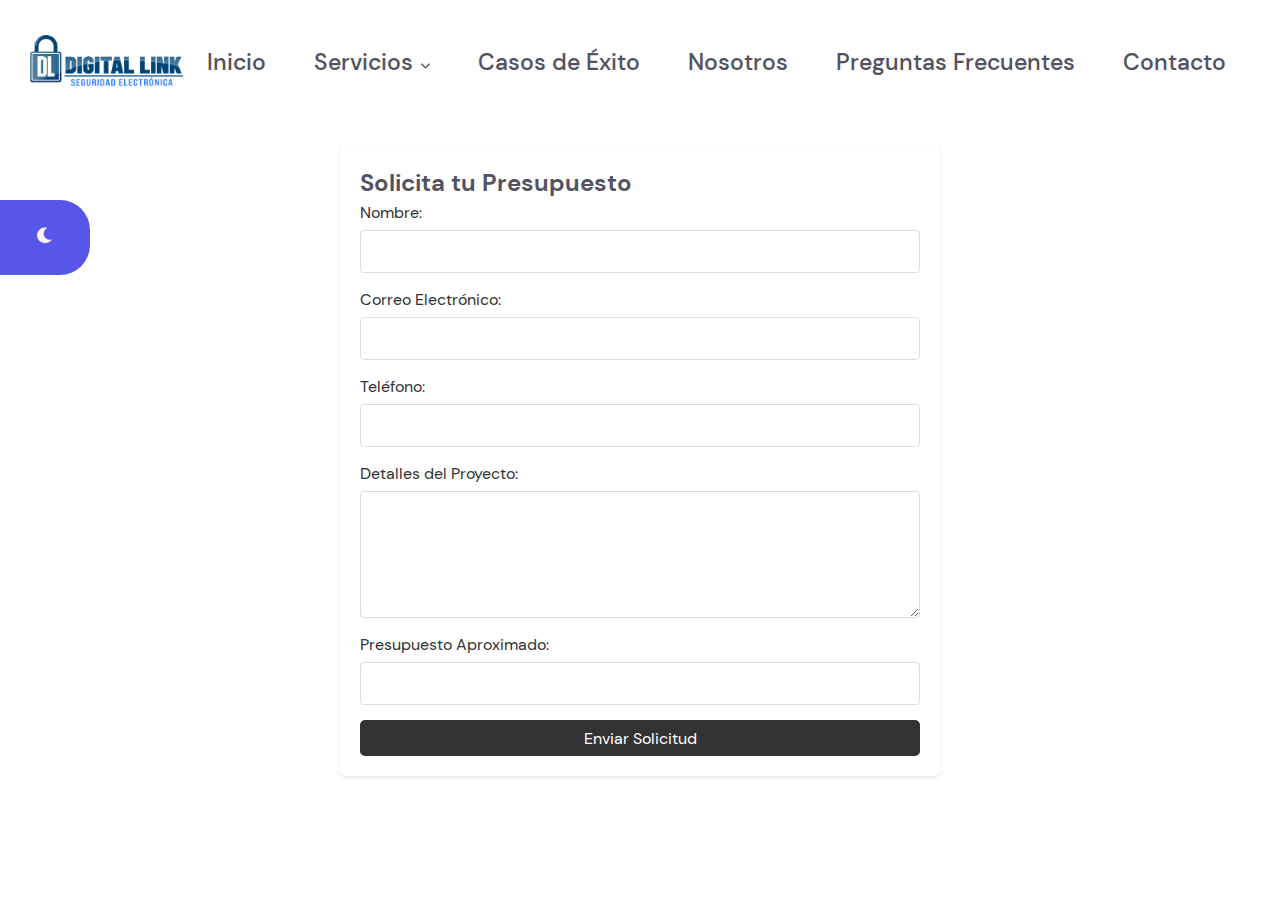
<file: presupuesto.html>
<!DOCTYPE html>
<html lang="es">
<head>
    <meta charset="UTF-8">
    <meta name="viewport" content="width=device-width, initial-scale=1.0">
    <title>Solicitud de Presupuesto</title>
    <link rel="icon"  href="assets/img/logotipo.ico">

    <!-- cargar fuentes  -->
    <!-- Se cargan los estilos de las fuentes que se descargaron en el archivo predeterminado-->

    <link rel="stylesheet" href="./assets/fonts/fontawesome-free-6.1.2-web/css/all.min.css" />
    <link rel="stylesheet" href="./assets/fonts/dmsans/dmsans.css" />

    <!-- cargar estilos -->
    <!-- Se crea un archivo reset con el fin de que se resetee la pagina donde empazamos a tarabajar
     y posterior se crea style.css donde estara todo el estilo del sitio web se cargan las rutas  -->

    <link rel="stylesheet" href="./assets/css/reset.css" />
    <link rel="stylesheet" href="./assets/css/style.css" />
    <!-- <link rel="stylesheet" href="./assets/css/dark.css"> -->
    <link rel="stylesheet" href="./assets/css/responsive.css" />



    <!-- cargar js -->
     <script src="assets/js/menu-mobile.js"></script>
     <script src="assets/js/navbar-fixed.js"></script>
     <script src="assets/js/presupuesto.js"></script>
     <script src="assets/js/"></script>
    


</head>
<body>
    <!-- Boton modo oscuro -->
    <div class="switcher">
        <button class="switcher__btn">
            <span class="switcher__icon-light">
                <i class="fa-solid fa-moon switcher__icon"></i>
            </span>

            <span class="switcher__icon-dark">
                <i class="fa-solid fa-lightbulb switcher__icon"></i>
            </span>

        </button>

     </div>
    <!-- menu navegacion responsive -->
     <div class="menu-mobile">
        <header class="menu-mobile__header">
            <div class="menu-mobile__container-logo">
                <a href="index.html" class="menu-mobile__link-logo">
                    <img  class="menu-mobile__logo" src="assets/img/logotipo.png">
                </a>

            </div>

            <button class="menu-mobile__close">
                <i class="menu-mobile__icon-close fa-solid fa-xmark"></i>

            </button>

        </header>

        <div class="menu-mobile__body">

             <!-- NAVEGACION -->
             <nav class="menu-mobile__nav">
                <ul class="menu-mobile__list">
                    <!-- titulos en la navegacion -->

                     <!-- Inicio -->
                    <li class="menu-mobile__item">
                        <a href="index.html" class="menu-mobile__link">Inicio</a>

                    </li>

                    <!-- Servicios-->

                    <li class="menu-mobile__item">
                        <a href="servicios.html" class="menu-mobile__link">Servicios
                            <i class="fa-solid fa-chevron-down menu-mobile__icon"></i>
                        </a>

                        <!-- Submenu dentro de nav que muestra menu de servicios -->
                        <ul class="menu-mobile__submenu-mobile">

                            <li class="submenu-mobile__item">
                                <a href="#" class="submenu-mobile__link">CCTV</a>

                            </li>

                            <li class="submenu-mobile__item">
                                <a href="#" class="submenu-mobile__link">Control De Acceso</a>

                            </li>

                            <li class="submenu-mobile__item">
                                <a href="#" class="submenu-mobile__link">Alarma Contra Robo</a>

                            </li>

                            <li class="submenu-mobile__item">
                                <a href="#" class="submenu-mobile__link">Deteccion y Extincion de incendio</a>

                            </li>

                        </ul>

                    </li>

                    <!-- CASOS DE EXITO -->

                    <li class="menu-mobile__item">
                        <a href="casosexito.html" class="menu-mobile__link">Casos de Éxito
                        </a>

                    </li>

                    <!-- NOSOTROS -->

                    <li class="menu-mobile__item">
                        <a href="#" class="menu-mobile__link">Nosotros
                        </a>

                    </li>

                    <!-- PREGUNTAS FRECUENTES -->

                    <li class="menu-mobile__item">
                        <a href="preguntas.html" class="menu-mobile__link">Preguntas Frecuentes</a>

                    </li>

                    <!-- CONTACTO -->

                    <li class="menu-mobile__item">
                        <a href="contacto.html" class="menu-mobile__link">Contacto</a>

                    </li>

                </ul>

                

             </nav>

        </div>

     </div>

    <!-- layout principal -->

    <div class="layout">

    <!-- Menu -->
    <section class="layout__menu">
        <header class="menu__navbar">

            <!-- LOGO -->
            <div class="navbar__logo">
                <a href="index.html" class="navbar__link-logo">
                    <img src="./assets/img/logohorizontal1.png" class="navbar__logo"/>

                </a>

            </div>

        <!-- Boton de menu responsive -->
            <div class="navbar__mobile-btn">
                <button class="mobile-btn__wrap">
                    <span class="mobile-btn__line"></span>
                    <span class="mobile-btn__line"></span>
                    <span class="mobile-btn__line"></span>

                </button>

            </div>

            <!-- NAVEGACION -->
             <nav class="navbar__nav">
                <ul class="nav__list">
                    <!-- titulos en la navegacion -->

                     <!-- Inicio -->
                    <li class="nav__item">
                        <a href="index.html" class="nav__title">Inicio</a>

                    </li>

                    <!-- Servicios-->

                    <li class="nav__item">
                        <a href="servicios.html" class="nav__title">Servicios
                            <i class="fa-solid fa-chevron-down nav__icon"></i>
                        </a>

                        <!-- Submenu dentro de nav que muestra menu de servicios -->
                        <ul class="nav__submenu">

                            <li class="submenu__item">
                                <a href="#" class="submenu__title">CCTV</a>

                            </li>

                            <li class="submenu__item">
                                <a href="#" class="submenu__title">Control De Acceso</a>

                            </li>

                            <li class="submenu__item">
                                <a href="#" class="submenu__title">Alarma Contra Robo</a>

                            </li>

                            <li class="submenu__item">
                                <a href="#" class="submenu__title">Deteccion y Extincion de incendio</a>

                            </li>

                        </ul>

                    </li>

                    <!-- CASOS DE EXITO -->

                    <li class="nav__item">
                        <a href="casosexito.html" class="nav__title">Casos de Éxito
                        </a>

                    </li>

                    <!-- NOSOTROS -->

                    <li class="nav__item">
                        <a href="#" class="nav__title">Nosotros
                        </a>

                    </li>

                    <!-- PREGUNTAS FRECUENTES -->

                    <li class="nav__item">
                        <a href="preguntas.html" class="nav__title">Preguntas Frecuentes</a>

                    </li>

                    <!-- CONTACTO -->

                    <li class="nav__item">
                        <a href="contacto.html" class="nav__title">Contacto</a>

                    </li>

                </ul>

                

             </nav>
        

        </header>
        

    </section>
    <main>
        <section class="budget-request">
            <h2>Solicita tu Presupuesto</h2>
            <form id="budget-form">
                <div class="form-group">
                    <label for="name">Nombre:</label>
                    <input type="text" id="name" name="name" required>
                </div>
                <div class="form-group">
                    <label for="email">Correo Electrónico:</label>
                    <input type="email" id="email" name="email" required>
                </div>
                <div class="form-group">
                    <label for="phone">Teléfono:</label>
                    <input type="tel" id="phone" name="phone" required>
                </div>
                <div class="form-group">
                    <label for="project-details">Detalles del Proyecto:</label>
                    <textarea id="project-details" name="project-details" rows="5" required></textarea>
                </div>
                <div class="form-group">
                    <label for="budget">Presupuesto Aproximado:</label>
                    <input type="number" id="budget" name="budget" required>
                </div>
                <button type="submit">Enviar Solicitud</button>
            </form>
        </section>
    </main>
    
</body>
</html>
</file>
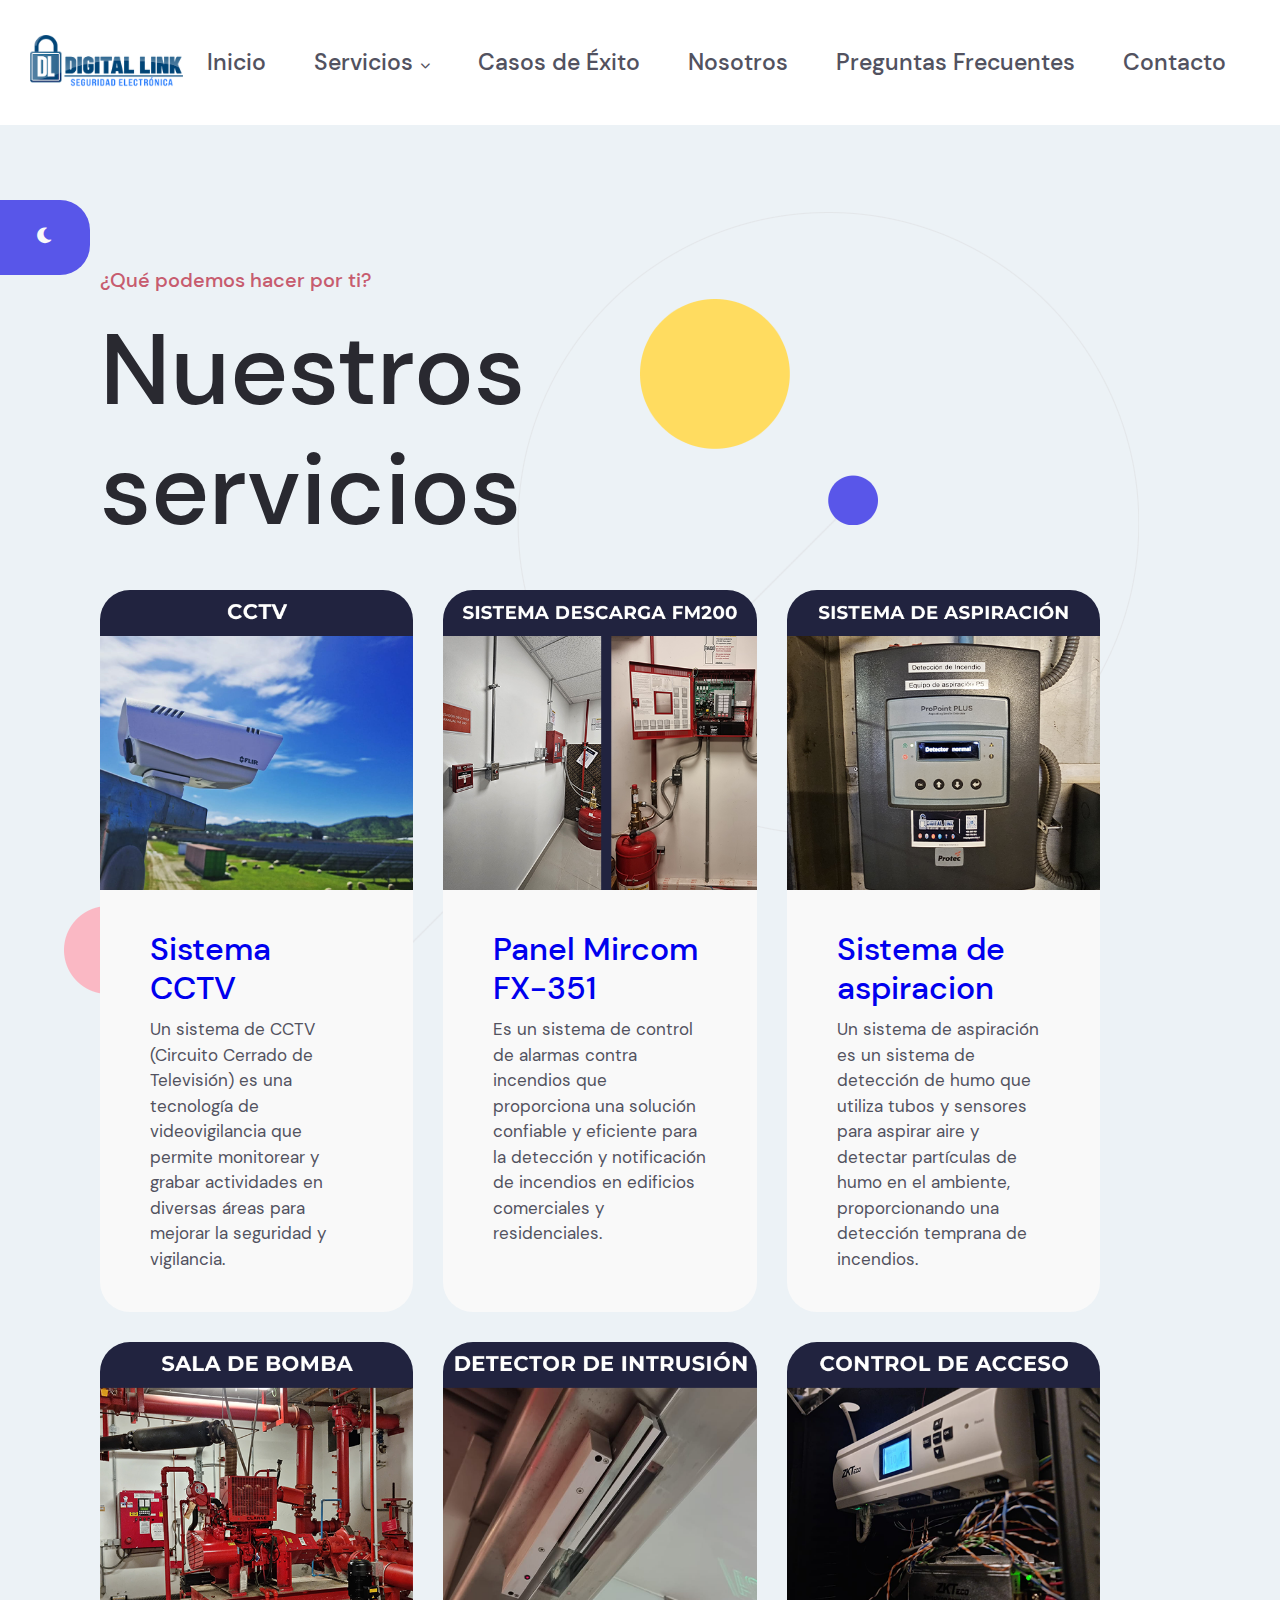
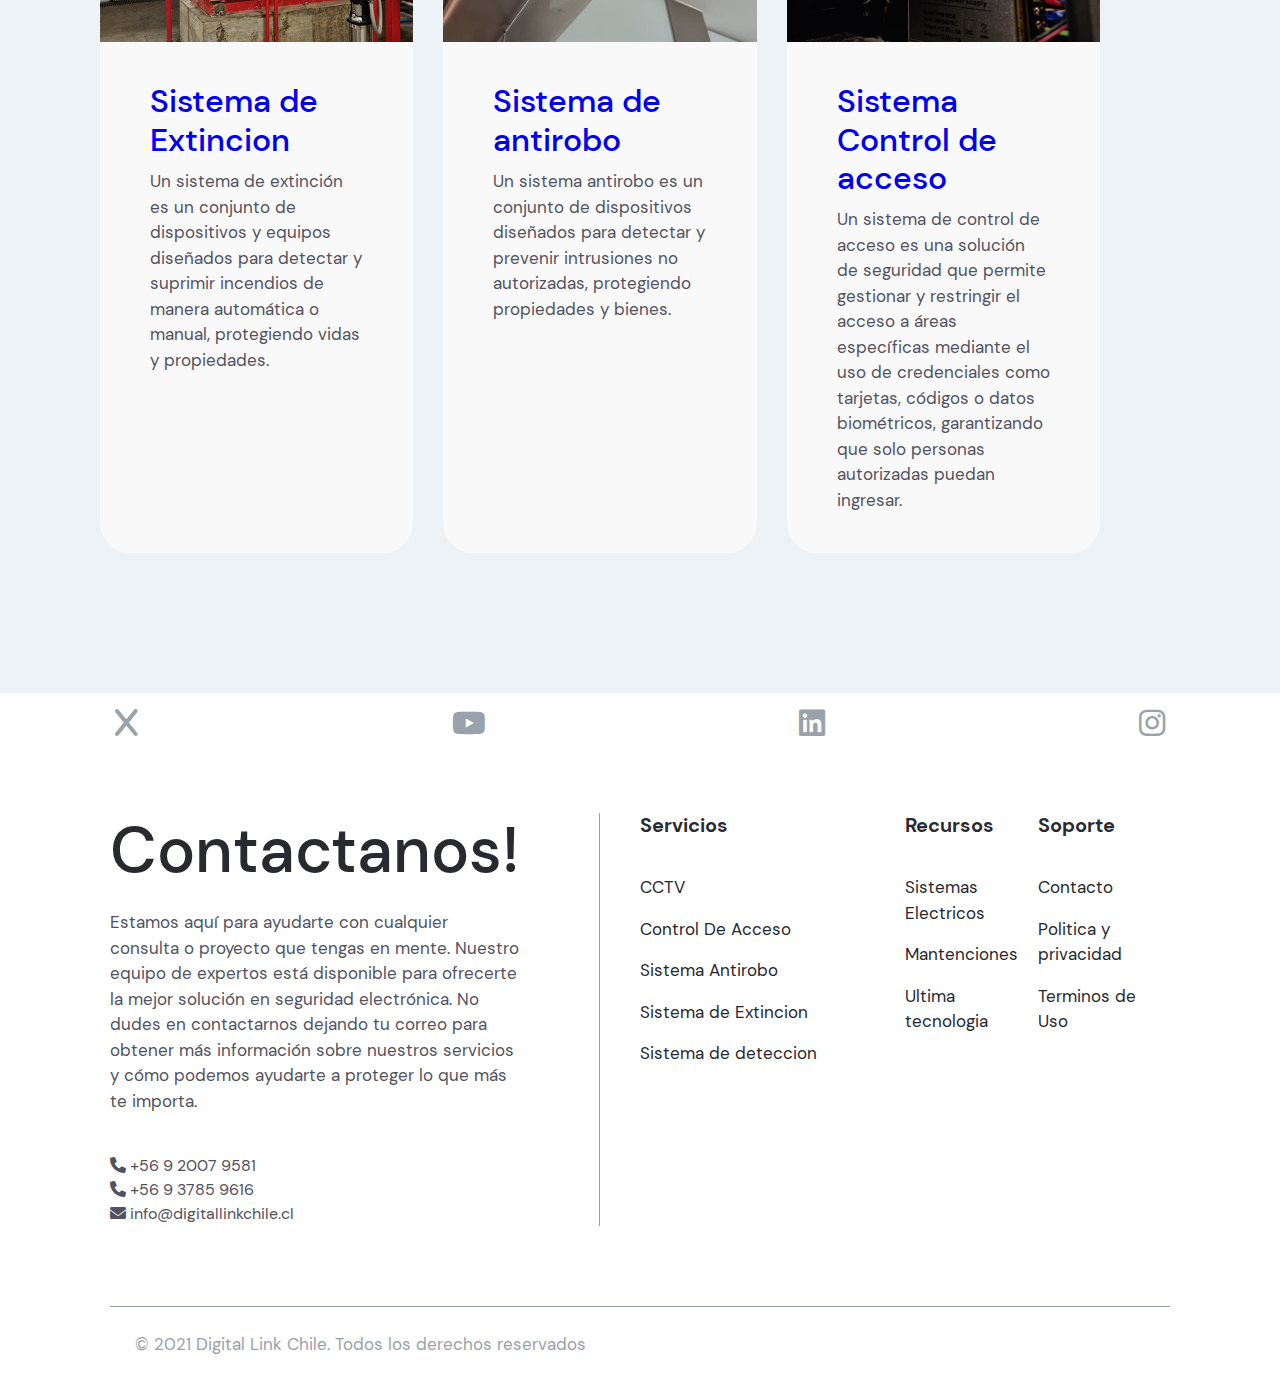
<file: servicios.html>
<!DOCTYPE html>
<html lang="es">
<head>
    <meta charset="UTF-8">
    <meta name="viewport" content="width=device-width, initial-scale=1.0">
    <title>Digital Link Chile </title>
    <link rel="icon"  href="assets/img/logotipo.ico">

    <!-- cargar fuentes  -->
    <!-- Se cargan los estilos de las fuentes que se descargaron en el archivo predeterminado-->

    <link rel="stylesheet" href="./assets/fonts/fontawesome-free-6.1.2-web/css/all.min.css" />
    <link rel="stylesheet" href="./assets/fonts/dmsans/dmsans.css" />

    <!-- cargar estilos -->
    <!-- Se crea un archivo reset con el fin de que se resetee la pagina donde empazamos a tarabajar
     y posterior se crea style.css donde estara todo el estilo del sitio web se cargan las rutas  -->

    <link rel="stylesheet" href="./assets/css/reset.css" />
    <link rel="stylesheet" href="./assets/css/style.css" />
    <!-- <link rel="stylesheet" href="./assets/css/dark.css"> -->
    <link rel="stylesheet" href="./assets/css/responsive.css" />



    <!-- cargar js -->
     <script src="assets/js/menu-mobile.js"></script>
     <script src="assets/js/navbar-fixed.js"></script>
     <!-- <script src="assets/js/dark.js"></script> -->
</head>
<body>
    <!-- Boton modo oscuro -->
     <div class="switcher">
        <button class="switcher__btn">
            <span class="switcher__icon-light">
                <i class="fa-solid fa-moon switcher__icon"></i>
            </span>

            <span class="switcher__icon-dark">
                <i class="fa-solid fa-lightbulb switcher__icon"></i>
            </span>

        </button>

     </div>
    <!-- menu navegacion responsive -->
     <div class="menu-mobile">
        <header class="menu-mobile__header">
            <div class="menu-mobile__container-logo">
                <a href="index.html" class="menu-mobile__link-logo">
                    <img  class="menu-mobile__logo" src="assets/img/logotipo.png">
                </a>

            </div>

            <button class="menu-mobile__close">
                <i class="menu-mobile__icon-close fa-solid fa-xmark"></i>

            </button>

        </header>

        <div class="menu-mobile__body">

             <!-- NAVEGACION -->
             <nav class="menu-mobile__nav">
                <ul class="menu-mobile__list">
                    <!-- titulos en la navegacion -->

                     <!-- Inicio -->
                    <li class="menu-mobile__item">
                        <a href="index.html" class="menu-mobile__link">Inicio</a>

                    </li>

                    <!-- Servicios-->

                    <li class="menu-mobile__item">
                        <a href="servicios.html" class="menu-mobile__link">Servicios
                            <i class="fa-solid fa-chevron-down menu-mobile__icon"></i>
                        </a>

                        <!-- Submenu dentro de nav que muestra menu de servicios -->
                        <ul class="menu-mobile__submenu-mobile">

                            <li class="submenu-mobile__item">
                                <a href="#" class="submenu-mobile__link">CCTV</a>

                            </li>

                            <li class="submenu-mobile__item">
                                <a href="#" class="submenu-mobile__link">Control De Acceso</a>

                            </li>

                            <li class="submenu-mobile__item">
                                <a href="#" class="submenu-mobile__link">Alarma Contra Robo</a>

                            </li>

                            <li class="submenu-mobile__item">
                                <a href="#" class="submenu-mobile__link">Deteccion y Extincion de incendio</a>

                            </li>

                        </ul>

                    </li>

                    <!-- CASOS DE EXITO -->

                    <li class="menu-mobile__item">
                        <a href="casosexito.html" class="menu-mobile__link">Casos de Éxito
                        </a>

                    </li>

                    <!-- NOSOTROS -->

                    <li class="menu-mobile__item">
                        <a href="about.html" class="menu-mobile__link">Nosotros
                        </a>

                    </li>

                    <!-- PREGUNTAS FRECUENTES -->

                    <li class="menu-mobile__item">
                        <a href="preguntas.html" class="menu-mobile__link">Preguntas Frecuentes</a>

                    </li>

                    <!-- CONTACTO -->

                    <li class="menu-mobile__item">
                        <a href="contacto.html" class="menu-mobile__link">Contacto</a>

                    </li>

                </ul>

                

             </nav>

        </div>

     </div>

    <!-- layout principal -->

    <div class="layout">

    <!-- Menu -->
    <section class="layout__menu">
        <header class="menu__navbar">

            <!-- LOGO -->
            <div class="navbar__logo">
                <a href="index.html" class="navbar__link-logo">
                    <img src="./assets/img/logohorizontal1.png" class="navbar__logo"/>

                </a>

            </div>

        <!-- Boton de menu responsive -->
            <div class="navbar__mobile-btn">
                <button class="mobile-btn__wrap">
                    <span class="mobile-btn__line"></span>
                    <span class="mobile-btn__line"></span>
                    <span class="mobile-btn__line"></span>

                </button>

            </div>

            <!-- NAVEGACION -->
             <nav class="navbar__nav">
                <ul class="nav__list">
                    <!-- titulos en la navegacion -->

                     <!-- Inicio -->
                    <li class="nav__item">
                        <a href="index.html" class="nav__title">Inicio</a>

                    </li>

                    <!-- Servicios-->

                    <li class="nav__item">
                        <a href="servicios.html" class="nav__title">Servicios
                            <i class="fa-solid fa-chevron-down nav__icon"></i>
                        </a>

                        <!-- Submenu dentro de nav que muestra menu de servicios -->
                        <ul class="nav__submenu">

                            <li class="submenu__item">
                                <a href="#" class="submenu__title">CCTV</a>

                            </li>

                            <li class="submenu__item">
                                <a href="#" class="submenu__title">Control De Acceso</a>

                            </li>

                            <li class="submenu__item">
                                <a href="#" class="submenu__title">Alarma Contra Robo</a>

                            </li>

                            <li class="submenu__item">
                                <a href="#" class="submenu__title">Deteccion y Extincion de incendio</a>

                            </li>

                        </ul>

                    </li>

                    <!-- CASOS DE EXITO -->

                    <li class="nav__item">
                        <a href="casosexito.html" class="nav__title">Casos de Éxito
                        </a>

                    </li>

                    <!-- NOSOTROS -->

                    <li class="nav__item">
                        <a href="about.html" class="nav__title">Nosotros
                        </a>

                    </li>

                    <!-- PREGUNTAS FRECUENTES -->

                    <li class="nav__item">
                        <a href="preguntas.html" class="nav__title">Preguntas Frecuentes</a>

                    </li>

                    <!-- CONTACTO -->

                    <li class="nav__item">
                        <a href="contacto.html" class="nav__title">Contacto</a>

                    </li>

                </ul>

                

             </nav>
        

        </header>
        

    </section>

     <!-- Servicios -------------------------------------------------------->
     <section class="layout__projects">
        <div class="projects__grid">

            <!-- cabecera de la parte proyectos -->
            <header class="projects__header">
                <p class="services__subtitle">¿Qué podemos hacer por ti?</p>
                <h2 class="projects__title">Nuestros <br/> servicios </h2>
            </header>

            <!-- lista de categorias de los proyectos -->
            <!-- <ul class="projects__categories">
                <li class="categories__item categories__item--active">
                    Todos los trabajos
                </li>

                <li class="categories__item">
                    CCTV
                </li>

                <li class="categories__item">
                    Control de Acceso
                </li>

            </ul> -->

            <!-- lista de proyectos -->
            <div class="projects__all"> 

                <!-- seccion de proyecto -->

                <article class="projects__project">
                    <div class="project__container-img">
                        <a href="#" class="project__link-img">
                            <img src="./assets/img/cctv1.png" class="project__img">
                        </a>

                    </div>

                    <div class="project__content">
                        <h3 class="project__title">
                            <a href="#" class="project__link-title">Sistema CCTV</a>
                        </h3>
                        <div class="project__tags">
                
                            <span class="project__tag">Un sistema de CCTV (Circuito Cerrado de Televisión) es una tecnología de videovigilancia que permite monitorear y grabar actividades en diversas áreas para mejorar la seguridad y vigilancia.</span>

                        </div>

                    </div>


                </article>

                <article class="projects__project">
                    <div class="project__container-img">
                        <a href="#" class="project__link-img">
                            <img src="./assets/img/Descarga-fm-200png.png" class="project__img">
                        </a>

                    </div>

                    <div class="project__content">
                        <h3 class="project__title">
                            <a href="#" class="project__link-title">Panel Mircom FX-351</a>
                        </h3>
                        <div class="project__tags">
                            <span class="project__tag">Es un sistema de control de alarmas contra incendios que proporciona una solución confiable y eficiente para la detección y notificación de incendios en edificios comerciales y residenciales.</span>

                        </div>

                    </div>


                </article>

                <article class="projects__project">
                    <div class="project__container-img">
                        <a href="#" class="project__link-img">
                            <img src="./assets/img/Sistema-de-aspiracion-1.png" class="project__img">
                        </a>

                    </div>

                    <div class="project__content">
                        <h3 class="project__title">
                            <a href="#" class="project__link-title">Sistema de aspiracion</a>
                        </h3>
                        <div class="project__tags">
                            <span class="project__tag">Un sistema de aspiración es un sistema de detección de humo que utiliza tubos y sensores para aspirar aire y detectar partículas de humo en el ambiente, proporcionando una detección temprana de incendios.</span>

                        </div>

                    </div>


                </article>

                <article class="projects__project">
                    <div class="project__container-img">
                        <a href="#" class="project__link-img">
                            <img src="./assets/img/SALA-DE-BOMBA.png" class="project__img">
                        </a>

                    </div>

                    <div class="project__content">
                        <h3 class="project__title">
                            <a href="#" class="project__link-title">Sistema de Extincion</a>
                        </h3>
                        <div class="project__tags">
                            <span class="project__tag">Un sistema de extinción es un conjunto de dispositivos y equipos diseñados para detectar y suprimir incendios de manera automática o manual, protegiendo vidas y propiedades.</span>

                        </div>

                    </div>


                </article>

                <article class="projects__project">
                    <div class="project__container-img">
                        <a href="#" class="project__link-img">
                            <img src="./assets/img/Detector-de-intrusion-ventana.png" class="project__img">
                        </a>

                    </div>

                    <div class="project__content">
                        <h3 class="project__title">
                            <a href="#" class="project__link-title">Sistema de antirobo</a>
                        </h3>
                        <div class="project__tags">
                            <span class="project__tag">Un sistema antirobo es un conjunto de dispositivos diseñados para detectar y prevenir intrusiones no autorizadas, protegiendo propiedades y bienes.</span>

                        </div>

                    </div>


                </article>

                <article class="projects__project">
                    <div class="project__container-img">
                        <a href="#" class="project__link-img">
                            <img src="./assets/img/Control-de-acceso.png" class="project__img">
                        </a>

                    </div>

                    <div class="project__content">
                        <h3 class="project__title">
                            <a href="#" class="project__link-title">Sistema Control de acceso</a>
                        </h3>
                        <div class="project__tags">
                            <span class="project__tag">Un sistema de control de acceso es una solución de seguridad que permite gestionar y restringir el acceso a áreas específicas mediante el uso de credenciales como tarjetas, códigos o datos biométricos, garantizando que solo personas autorizadas puedan ingresar.</span>

                        </div>

                    </div>


                </article> 


            </div>

        </div>

        <ul class="projects__project-shapes">
            <li class="project-shapes__item project-shapes--shape1">
                <div class="project-shapes__container">
                    <img src="./assets/img/circle-2.png" class="project-shapes__img">

                </div>

            </li>

            <li class="project-shapes__item project-shapes--shape2">
                <div class="project-shapes__container">
                    <img src="./assets/img/bubble-2.png" class="project-shapes__img">

                </div>

            </li>

            <li class="project-shapes__item project-shapes--shape3">
                <div class="project-shapes__container">
                    <img src="./assets/img/bubble-1.png" class="project-shapes__img">

                </div>

            </li>

        </ul>
     </section>


     <!-- footer ------------------------------------------------------------>
     <footer class="layout__footer">

        <div class="footer__containes">

            <section class="footer__top">
                <ul class="footer__social">
                    

                    <li class="social__item">
                        <a href="https://x.com/DigitalLinkSPA " class="social__link">
                            <i class="fa-brands fa-x social__img"></i>
                        </a>

                    </li>

                    <li class="social__item">
                        <a href="https://www.youtube.com/@DigitalLinkChile " class="social__link">
                            <i class="fa-brands fa-youtube social__img"></i>
                        </a>

                    </li>

                    <li class="social__item">
                        <a href="https://www.linkedin.com/company/digital-link-chile/ " class="social__link">
                            <i class="fa-brands fa-linkedin social__img"></i>
                        </a>

                    </li>

                    <li class="social__item">
                        <a href="https://www.instagram.com/digitallinkchile/ " class="social__link">
                            <i class="fa-brands fa-instagram social__img"></i>
                        </a>

                    </li>

                </ul>

            </section>

            <section class="footer__main">
                <div class="footer__fleft">
                    <div class="fleft__container">
                        <h2 class="fleft__title">Contactanos!</h2>
                            <p class="fleft__subtitle">
                                Estamos aquí para ayudarte con cualquier consulta o proyecto que tengas en mente. 
                                Nuestro equipo de expertos está disponible para ofrecerte la mejor solución en seguridad electrónica. 
                                No dudes en contactarnos dejando tu correo para obtener más información sobre nuestros servicios y cómo podemos ayudarte a proteger lo que más te importa.
                            </p>

                            <div class="footer__contact-info">
                                <ul class="contact-info__list">
                                    <li class="contact-info__item">
                                        <i class="fa-solid fa-phone contact-info__icon"></i>
                                        <span class="contact-info__text">+56 9 2007 9581</span>
                                    </li>
                                    <li class="contact-info__item">
                                        <i class="fa-solid fa-phone contact-info__icon"></i>
                                        <span class="contact-info__text">+56 9 3785 9616</span>
                                    </li>
                                    <li class="contact-info__item">
                                        <i class="fa-solid fa-envelope contact-info__icon"></i>
                                        <span class="contact-info__text">info@digitallinkchile.cl</span>
                                    </li>
                                </ul>
                            </div>

                        <!-- <form class="fleft__form">
                            <div class="fleft__group">
                                <span class="fleft__mail-icon">
                                    <i class="fa-solid fa-envelope-open-text fleft__img"></i>
                                </span>
                                <input type="text" class="fleft__form-control" placeholder="Tu correo electronico">
                                <button src="contacto.html" type="submit" class="fleft__btn">Enviar</button>
                            </div>
                        </form> -->

                    </div>

                </div>

                <div class="footer__fright">
                    <div class="footer__widget footer__widget--50">
                        <h6 class="widget__title">Servicios</h6>

                        <ul class="widget__list">
                            <li class="widget__item">
                                <a href="servicios.html" class="widget__link">CCTV</a>

                            </li>

                            <li class="widget__item">
                                <a href="servicios.html" class="widget__link">Control De Acceso</a>

                            </li>

                            <li class="widget__item">
                                <a href="servicios.html" class="widget__link">Sistema Antirobo</a>

                            </li>

                            <li class="widget__item">
                                <a href="servicios.html" class="widget__link">Sistema de Extincion</a>

                            </li>

                            <li class="widget__item">
                                <a href="servicios.html" class="widget__link">Sistema de deteccion</a>

                            </li>

                        </ul>

                    </div>

                    <div class="footer__widget footer__widget--25">
                        <h6 class="widget__title">Recursos</h6>

                        <ul class="widget__list">
                            <li class="widget__item">
                                <a href="#" class="widget__link">Sistemas Electricos</a>

                            </li>

                            <li class="widget__item">
                                <a href="#" class="widget__link">Mantenciones</a>

                            </li>

                            <li class="widget__item">
                                <a href="#" class="widget__link">Ultima tecnologia</a>

                            </li>
                        </ul>

                    </div>

                    <div class="footer__widget footer__widget--25">
                        <h6 class="widget__title">Soporte</h6>

                        <ul class="widget__list">
                            <li class="widget__item">
                                <a href="contacto.html" class="widget__link">Contacto</a>

                            </li>

                            <li class="widget__item">
                                <a href="#" class="widget__link">   Politica y privacidad</a>

                            </li>

                            <li class="widget__item">
                                <a href="#" class="widget__link">Terminos de Uso</a>

                            </li>
                        </ul>

                    </div>


                </div>

            </section>

            <section class="footer__bottom">
                <div class="footer__copyright">
                    <span class="copyright__text">
                        © 2021 Digital Link Chile. Todos los derechos reservados 
                    </span>

                </div>

                <!-- <div class="footer__links">
                    <ul class="footer__flinks">
                        <li class="flinks__item flinks__item--separator">
                            <a href="#" class="flinks__title">Politica de privacidad</a>

                        </li>
                        <li class="flinks__item">
                            <a href="#" class="flinks__title">Terminos de uso</a>

                        </li>

                    </ul>

                </div> -->


            </section>

        </div>

     </footer>

    </div>
    
</body>
</html>
</file>
<file: assets/fonts/dmsans/dmsans.css>
@font-face{
    font-family: 'DM Sans';
    src: url('./DMSans-Regular.ttf') format('truetype');
    font-weight: 400;
    font-style: normal;
}

@font-face{
    font-family: 'DM Sans';
    src: url('./DMSans-Medium.ttf') format('truetype');
    font-weight: 500;
}

@font-face{
    font-family: 'DM Sans';
    src: url('./DMSans-Bold.ttf') format('truetype');
    font-weight: 700;
}
</file>
<file: assets/css/style.css>
/* Variables*/

:root{
    --mx-width: 1320px;
    --color-text-body: #525260;
    --color-primary: #5856e9;
    --color-secondary: #f9f9f9;
    --color-banner: #2522ba;
    --color-text-btn: #0d6efd;
    --color-bg-btn: #ffdc60;
    --color-subtitle: #c75c6f;
    --color-title: #292930;
    --color-bg-services : #f5f5f5;
    --color-bg-projects: #ecf2f6;
    --color-bg-dark: #27272e;
    --color-text-description: #99a1aa;
    --color-hover-dark: #303035;

}

/* Estilos generales */
html{
    font-size: 10px;
    overflow: auto;
}	

body{
    width: 100%;
    height:  100%;
    font-size: 1.6rem;
    font-family: 'DM sans', sans-serif;
    font-weight: 400;
    line-height: 1.5;
    color: var(--color-text-body);
}

/* estructura */
.layout{
    width: 100%;
    min-width: 1200px;
    height: 100%;
}

/* estilos menu navegacion y cabecera */
.layout__menu{
    width: 100%;
    padding: 3.5rem 3rem;
}

.menu__navbar{
    display: flex;
    flex-direction: row;
    justify-content: space-between;
    align-items: center;
}

.menu__navbar--fixed{
    position: fixed;
    top: 0;
    right: 0;
    left: 0;
    z-index: 9;
    background-color: var(--color-secondary);
    box-shadow: 0px 2px 10px 0 rgba(0, 0, 0, 10%);
    padding: 1.5rem 8rem;
}

.navbar__logo{
    width: 187px;
}

.nav__list{
    display: flex;
    flex-direction: row;
    justify-content: center;
    white-space: nowrap; /* Evita el salto de línea */
}

.nav__item{
    position: relative;
    margin: 0 2.4rem;
}

.nav__title{
    position: relative;
    display: inline-block;
    font-weight: 500;
    color: var(--color-text-body);
    transition: all 300ms ease-in-out;
    font-size:2.3rem ;
}

.nav__icon{
    font-size: 1rem;
    font-weight: bold;
    padding-left: 0.2rem;
    vertical-align: middle;
}

.nav__title:hover{
    color: var(--color-primary);
}

.nav__title::before{
    content: "";
    height: 0.2rem;
    width: 0;
    background-color: var(--color-primary);
    position: absolute;
    bottom: -0.7rem;
    left: 0;
    opacity: 0;
    transition: 500ms;
}

.nav__title:hover::before{
    width: 100%;
    opacity: 1;
}

.nav__submenu{
    display: block;
    position: absolute;
    top: 4.3rem;
    left: 2rem;
    min-height: 19rem;
    padding: 1.5rem 1rem;
    border-radius: 4px;
    background-color: var(--color-secondary);
    box-shadow: 0px 13px 48px 0 rgba(0, 0, 0, 15%);
    opacity: 0;
    visibility: hidden;
    transition: all 300ms ease-in-out;
}

.submenu__item{
   opacity: 0;
   transform: translateX(2rem);
   transition: all 100ms ease-in-out;
}

.submenu__item:nth-child(1){
    transition-delay: 100ms;
}
.submenu__item:nth-child(2){
    transition-delay: 200ms;
}
.submenu__item:nth-child(3){
    transition-delay: 300ms;
}
.submenu__item:nth-child(4){
    transition-delay: 400ms;
}

.submenu__title{
    display: block;
    position: relative;
    font-size: 1.8rem;
    text-transform: capitalize;
    text-decoration: none;
    font-weight: 500;
    color: var(--color-text-body);
    padding: 0.7rem 1.5rem;
    transition: all 300ms ease-in-out;
}

.nav__item:hover>.nav__submenu{
    opacity: 1;
    visibility: visible;
    z-index: 999;
    left: 0;
}

.nav__item:hover .submenu__item{
    opacity: 1;
    transform: translateX(0);
}

.submenu__title:hover{
    color: var(--color-primary);
}
.submenu__title::after{
    content: "";
    height: 0.1rem;
    width: 0;
    position: absolute;
    bottom: 0;
    left: 0;
    background-color: var(--color-primary);
    transition: all 300ms ease-in-out;
}
.submenu__title:hover::after{
    width: 100%;
}


/* estilos para el banner */

.layout__banner {
    position: relative;
    min-height: 60rem;
    margin: 0 3rem;
    padding-right: 0;
    padding-left: 10rem;
    padding-top: 15rem;
    padding-bottom: 20rem;
    border-radius: 60px;
    overflow: hidden;
    background-color: var(--color-banner);
    background-image: url(../img/bannerphoto.png);
    background-size: contain; /* Ajusta el tamaño de la imagen */
    background-repeat: no-repeat; /* Evita que la imagen se repita */
    background-position: right center; /* Posiciona la imagen a la derecha */
    z-index: 1;
}

/* estilos para el banner */

.layout__banner{
    position: relative;
    min-height: 60rem;
    margin: 0 3rem;
    padding-right: 0;
    padding-left: 10rem;
    padding-top: 15rem;
    padding-bottom: 20rem;
    border-radius: 60px;
    overflow: hidden;
    background-color: var(--color-banner);
    background-image: url(../img/bannerphoto.png);
    background-size: contain; /* Ajusta el tamaño de la imagen */
    background-repeat: no-repeat; /* Evita que la imagen se repita */
    background-position: right center; /* Posiciona la imagen a la derecha */
    z-index: 1;

}

.banner__content{
    position: relative;
    display: inline-block;
    width: 50%;
    padding:  0 1.5rem;
    z-index: 3;
}

.banner__title{
    font-size: 8rem;
    font-weight: 500;
    line-height: 1.2;
    color: var(--color-secondary);
    margin-bottom: 3rem;

}

.banner__btn{
    display: inline-block;
    padding: 2.8rem 4.5rem;
    border-radius: 20px;
    background-color: var(--color-secondary);
    color: var(--color-text-btn);
    font-size: 1.7rem;
    font-weight: bold; 
    text-transform: capitalize;
    text-align: center;
    box-shadow: 0px 45px 80px -25px var(--color-primary);
    transition: all 300ms ease-in-out;
    
}

.banner__btn:hover{
    background-color: var(--color-bg-btn);
    color: var(--color-text-body);
}

.shapes__item{
    position: absolute;
    z-index: 2;
    pointer-events: none;
}

.shapes__item--shape1{
    top: 0;
    right: 0;
    text-align: right;

    animation-name: showRight;
    animation-duration: 1s;
}
@keyframes showRight{
    0%{
        transform: translateX(50%);
    }
    100%{
        transform: translateX(0%);
    }
}
.shapes__item--shape2{
    bottom: 0;
    left: 0;

    animation-name: showLeft;
    animation-duration: 1s;
}
@keyframes showLeft{
    0%{
        transform: translateX(-50%);
    }
    100%{
        transform: translateX(0%);
    }
}
.shapes__item--shape3{
    top: 34%;
    left: 50%;
    animation: moveShape3 20s infinite;
}
@keyframes moveShape3{
    0%{
        transform: translateX(0) translateY(0);
    }
    40%{
        transform: translateX(50px) translateY(-200px);
    }
    75%{
        transform: translateX(400px);

    }
    100%{
        transform: translatex(0) translateY(0); 
    }
}
.shapes__item--shape4{
    bottom: 24rem;
    left: 45%;
    animation: moveShape4 25s infinite;
}
@keyframes moveShape4{
    0%{
        transform: translateX(0) translateY(0);
    }
    40%{
        transform: translateX(-50px) translateY(200px);
    }
    75%{
        transform: translateX(-400px);

    }
    100%{
        transform: translatex(0) translateY(0); 
    }
}
.shapes__item--shape4 .shapes__img{
    opacity: 0.5;
    width: 7.5rem;
}
.shapes__item--shape5{
    bottom: 12rem;
    left: 53%;
    animation: moveShape5 28s infinite;
}
@keyframes moveShape5{
    0%{
        transform: translateX(0) translateY(0);
    }
    40%{
        transform: translateX(-25px) translateY(100px);
    }
    75%{
        transform: translateX(70px);

    }
    100%{
        transform: translatex(0) translateY(0); 
    }
}
.shapes__item--shape6{
    bottom: 10rem;
    left: 40%;
    animation: moveShape6 15s infinite;
}
@keyframes moveShape6{
    0%{
        transform: translateX(0) translateY(0);
    }
    40%{
        transform: translateX(40px) translateY(-600px);
    }
    75%{
        transform: translateX(430px);

    }
    100%{
        transform: translatex(0) translateY(0); 
    }
}
.shapes__item--shape7{
    top: 0;
    right: 10rem;
    z-index: 1;

    animation: showTop 1s;
}
@keyframes showTop{
    0%{
        transform: translateY(-50%);
    }
    100%{
        transform: translateY(0%);
    }
}

/*carrusel de fotos*/
.carousel {
    position: relative;
    width: 100%;
    overflow: hidden;
    margin: 2rem 0; /* Añadir margen superior e inferior para separar del banner */
}

.carousel__container {
    display: flex;
    transition: transform 0.5s ease-in-out;
}

.carousel__item {
    min-width: 100%; /* Ajustar el tamaño de las imágenes para que ocupen todo el ancho */
    box-sizing: border-box;
}

.carousel__item img {
    width: 100%;
    height: 500px; /* Ajustar la altura de las imágenes */
    object-fit: cover; /* Mantener la proporción de las imágenes */
    display: block;
    border-radius: 10px; /* Añadir bordes redondeados si se desea */
}

.carousel__button {
    position: absolute;
    top: 50%;
    transform: translateY(-50%);
    background-color: rgba(0, 0, 0, 0.5);
    color: white;
    border: none;
    padding: 1rem;
    cursor: pointer;
    z-index: 2;
    width: auto; /* Ajustar el ancho del botón */
}

.carousel__button--left {
    left: 1rem;
}

.carousel__button--right {
    right: 1rem;
}

zzzz


/*estilos seccion servicios  */
.layout__services{
    position: relative;
    margin: 14rem 10rem;
    margin-bottom: 8rem;
    z-index: 1;
    
}

.services__grid{
    max-width: var(--mx-width);
    margin: 0 auto;
    z-index: 3;
}

.services__header{
    margin-bottom: 2rem;
    text-align: left;


}

.services__subtitle,
.projects__subtitle,
.stats__subtitle,
.reviews__subtitle,
.clients__subtitle{
    font-size: 2rem;
    font-weight: 500;
    color: var(--color-subtitle);
    margin-bottom: 1.5rem;
}
.services__title,
.projects__title,
.stats__title,
.reviews__title,
.clients__title{
    font-size: 10rem;
    font-weight: 500;
    line-height: 1.2;
    color: var(--color-title);
}

.services__list{
    display: flex;
    flex-direction: row;
    gap: 3rem;
}
.services__service{
    width: 33%;
    height: 100%;
    padding: 5rem 4rem;
    margin-bottom: 4rem;
    border-radius: 3rem;
    background: linear-gradient(180deg, var(--color-bg-services), rgba(255, 255, 255, 0));
    background-color: var(--color-secondary);
    border: 1px solid;
    border-image-source: linear-gradient(90deg, var(--color-bg-services), rgba(255, 255, 255, 0));
    transition: all 300ms ease-in-out;

    display: flex;
    flex-direction: row;
}   

.services__service:hover{
    background-color: var(--color-bg-services);
}

.service__container_img{
    margin-right: 2.5rem;
    max-width: 8.5rem;
    flex: 1;
}

.service__content{
    flex: 1;
}

.service__title{
    font-size: 2.4rem;
    font-weight: 500;
    line-height: 1.4;
    margin-bottom: 3rem;
    color: var(--color-text-body);
    transition: all 300ms ease-in-out;
}
.service__link{
    font-size: 1.7rem;
    font-weight: 500;
    color: black;
    transition: all 300ms ease-in-out;
}

.service__description{
    font-size: 1.7rem;
    overflow: hidden;
    margin-bottom: 4rem;
}

.service__more{
    font-size: 1.7rem;
    position: relative;
    display: inline-block;
    font-weight: 500;
    padding-left: 5rem;
    transition: all 300ms ease-in-out;
    color: var(--color-text-body);
}
.service__more::before{
    content: "";
    width: 3.4rem;
    height: 1.5px;
    background-color: var(--color-text-body);
    position: absolute;
    top: 50%;
    left: 0;
    transition: all 300ms ease-in-out;
}

.service__more:hover,
.service__title:hover
.service__link:hover{
    color: var(--color-primary);
}

.service__more:hover::before{
    color: var(--color-primary);
}

/* escalonado ede las tarjetas de servicios */

.services__service--bottom{
    margin-top: 20rem;
}
.services__service--middle{
    margin-top: 10rem;
}
.services__service--top{
    margin-top: 0rem;
}

/* Formas detras de los servicios */
.service-shapes__item{
    position: absolute;
    z-index: -1;
    pointer-events: none;
    
}
.service-shapes--shape1{
    top: -50px;
    right: 95px;

}

.service-shapes--shape2{
    top: 10%;
    left:52%;
}
.service-shapes--shape3{
    top: 34%;
    left: 90px;
}


/* Estilos de eproyectos */
.layout__projects{
    position: relative;
    background-color: var(--color-bg-projects);
    padding: 14rem 10rem;
    z-index: 1;

}

.projects__grid{
    max-width: var(--mx-width);
    margin: 0 auto;
}
   
.projects__header{
    margin-bottom: 4rem;
    
}

.projects__subtitle{
    text-transform: capitalize;
    
}

.projects__categories{
    display: flex;
    flex-direction: row;
    gap: 7rem;
    margin-bottom: 5.5rem;
}

.categories__item{
    position: relative;
    font-size: 2rem;
    font-weight: 500;
    cursor: pointer;
    padding: 0.8rem 0;
    transition: all 100ms ease-in-out;
}

.categories__item--active,
.categories__item:hover{

    border-bottom: 3px solid var(--color-primary);
}

.projects__all{
    display: flex;
    flex-direction: row;
    flex-wrap: wrap;
    gap: 4rem 7rem;
}

.projects__project{
    width: calc(33.33% - 4.67rem);
    display: flex;
    flex-direction: column;
}

.project__container-img{
    width: 100%;
    border-radius: 3rem 3rem 0 0;
    overflow: hidden;
    height: 300px; /* Ajustar la altura de las imágenes */
}

.project__img{
    width: 100%;
    height: 100%; /* Asegurar que las imágenes llenen el contenedor */
    object-fit: cover; /* Mantener la proporción de las imágenes */
    transition: all 1s ease-in-out;
}
.projects__project:hover .project__img{
    transform: scale(1.1);
}

.project__content{
    flex-grow: 1;
    padding: 4rem 5rem;
    background-color: var(--color-secondary);
    border-radius: 0 0 30px 30px;
}

.project__title{
    font-size: 3.2rem;
    font-weight: 500;
    line-height: 1.2;
    color: var(--color-title);
    margin-bottom: 1rem;
    transition: all 300ms ease-in-out;
}

.project__title:hover{
    color: var(--color-banner);
}

.project__tags{
    font-size: 1.7rem;
}

.project-shapes__item{
    position: absolute;
    z-index: -1;
    pointer-events: none;
}
.project-shapes--shape1{
    top: 4%;
    right: 11%;
    
}
.project-shapes--shape2{
    top: 8%;
    left: 50%;
}
.project-shapes--shape3{
    top: 36%;
    left: 5%;
}

/* Estilos para estadisticas */
.layout__stats,
.layout__clients{
    background-color: var(--color-bg-dark);
    padding: 14rem 11rem;
}

.stats__container,
.clients__container{
    max-width: var(--mx-width);
    margin: 0 auto;
}	

.stats__header{
    text-align: center !important;
}

.stats__title,
.clients__title{
    font-size: 6.4rem;
    color: var(--color-secondary);
    margin-bottom: 3rem;
}    

.stats__description,
.clients__description{
    font-size: 1.8rem;
    width: 50%;
    margin: 0 auto 4rem;
    margin-bottom: 4rem;
    color: var(--color-text-description);

}

.stats__progress{
    display: flex;
    flex-direction: row;
    gap: 3rem;
}
.stats__stat{
    width: 25%;
    text-align: center;
    padding: 7rem 2rem;
    border-radius: 2rem;
    border: 1px solid transparent;
}
.stats__stat:hover{
    background: linear-gradient(180deg, var(--color-bg-dark), var(--color-hover-dark));
    border: 1px solid var(--color-hover-dark);
}

.stat__icon{
    margin-bottom: 2rem;
}
.stat__icon>img{
    
    margin: 0 auto;
    text-align: center;
}
.stat__count{
    display: inline-block;
    font-size: 6.4rem;
    font-weight: 500;
    line-height: 1.2;
    color: var(--color-primary);
    margin-bottom: 0.8rem;
    text-align: center;

}
.stat__title{
    text-align: center;
    font-size: 2rem;
    font-weight: 400;
    line-height: 1.2;
    color: var(--color-secondary);
}

/* Estilos para las reviews */
.layout__reviews{
    position: relative;
    padding: 14rem 11rem;
    z-index: 1;
}

.reviews__grid{
    max-width: var(--mx-width);
    margin: 0 auto;
}

.reviews__header{
    text-align: left;
    margin-bottom: 6rem;
    
}

.reviews__description{
    margin: 3rem 0;
    width: 50%;
    font-size: 2rem;
    color: var(--color-text-description);
}

.reviews__container{
    display: flex;
    gap: 3rem;
    display: grid;
    grid-template-columns: repeat(3, 1fr);
    
}

.reviews__review{
    padding: 5rem 3rem;
}

.review__company{
    display: inline-block;
    margin-bottom: 3rem;
    
}
.review__description{
    font-size: 2rem;
    line-height: 1.2;
    color: var(--color-bg-dark);
    margin-bottom: 4rem;
}
.review__author{
    display: flex;
    flex-direction: row;
    align-items: center;
    gap: 2rem;
}
.author__container-img{
    border-radius: 3.5rem;
    overflow: hidden;
}

.author__img {
    width: 50px;
    height: 50px;
    border-radius: 50%;
    object-fit: cover;
}
   

.author__content{
    flex: 1;
}

.author__name{
    display: block;
    font-size: 1.7rem;
    font-weight: 500;
    color: var(--color-bg-dark);
    margin-bottom: 0.3rem;
}
.author__description{
    display: block;
    font-size: 1.5rem;
    color: var(--color-text-description);
    opacity: 0.7;
}
.review-shapes__item{
    position: absolute;
    z-index: -1;
    pointer-events: none;
    top: 16%;
    right: 15%;
}

/* eestilos exclusivos de mejores clientes */
.layout__clients{
    position: relative;
    z-index: 1;
    padding-bottom: 12rem;
}
.clients__header{
    text-align: left;
   
}
.clients__title{
    width: 50%;
    line-height: 1.2;
    font-weight: 500;
}
.clients__description{
    text-align: left;
    width: 40%;
    margin: 0;
    margin-bottom: 6rem;
}
.clients__logos{
    display: flex;
    flex-wrap: wrap;
    justify-content: center;
    align-items: center;
    gap: 2rem; /* Espacio entre los elementos */
    padding: 2rem;
}

.clients__item{
    width: calc(25% - 3rem);
    
}
.clients__img{
    filter: grayscale(50%);
    opacity: 0.3;
    transition: all 300ms ease-in-out;
}
.clients__item:hover > .clients__img{
    filter: grayscale(0%);
    opacity: 1;
    cursor: pointer;
}
.client-shapes__item{
    position: absolute;
    z-index: -1;
    top: 10rem;
    left: 50%;
}

/* estilos de contacto */
.layout__contact{
    position: relative;
    z-index: 1;
    overflow: hidden;
    padding: 0;
    padding-top: 14rem;
    padding-bottom: 10rem;
    
}
.layout__contact::before{
    content: "";
    position: absolute;
    width: 100%;
    height: 73rem;
    top: 0;
    left: 0;
    right: 0;
    background-color: var(--color-primary);
    z-index: -1;
    clip-path: polygon(0 0, 100% 0, 100% 100%, 0 80%);
}
.contact__container{
    max-width: var(--mx-width);
    margin: 0 auto;
    overflow: hidden;
}

.contact__header{
    margin-bottom: 6.5rem;
    text-align: center;
}

.contact__subtitle{
    display: inline-block;
    color: var(--color-bg-btn);
    font-weight: 500;
    margin-bottom: 1.5rem;
} 

.contact__title{
    width: 70%;
    margin:  0 auto;
    margin-bottom: 5.5rem;
    font-size: 6.4rem;
    line-height: 1.2;
    font-weight: 500;
    color: var(--color-secondary);
}

.contact__btn{
    display: inline-block;
    position: relative;
    z-index: 1;
    overflow: hidden;
    padding: 2.3rem 5.5rem;
    background-color: var(--color-secondary);
    border-radius: 20px;
    font-weight: 700;
    text-align: center;
    transition: all 300ms ease-in-out;
}  

.contact__btn:hover{
    background-color: var(--color-bg-btn);
}

.contact__images{
    position: relative;
    text-align: center;
    border-bottom: 1px solid var(--color-bg-btn);

}

.contact__thumb{
    display: inline-block;
    position: relative;


}
.contact__thumb--chat{
    margin-right: -18rem;
    margin-bottom: -1rem;


}
.contact__thumb--laptop{
    position: absolute;
    bottom: 0;
    left: 16rem;
    
}
.contact__thumb--mobile{
    position: absolute;
    bottom: 0;
    right: 10rem;
    
}

.backshapes__item{
    position: absolute;
    z-index: -1;
}
.backshapes--shape1{
    top: 0;
    left: 32%;
}
.backshapes--shape2{
    top: 40%;
    left: 20%;
    opacity: 0.5;
    animation: moveShape3 20s infinite;
}
.backshapes--shape3{
    top: 20%;
    right: 10%;
    animation: moveShape4 25s infinite;
}
.backshapes--shape4{
    top: 10%;
    left: 17%;
    animation: moveShape5 30s infinite;
}
.backshapes--shape5{
    top: 10%;
    right: 20%;
    animation: moveShape6 15s infinite;
}
.backshapes--shape6{
    top: 10%;
    right: 30%;
    animation: moveShape3 20s infinite;
}
.backshapes--shape7{
    top: 10%;
    right: 15%;
    animation: moveShape4 25s infinite;
}

/* Estilos footer */

.layout__footer{
    padding-top: 1rem;
    margin: 0 11rem;

}

.footer__container{
    max-width: var(--mx-width);
    margin: 0 auto;
}
.footer__top{
    padding-bottom: 7rem;
}
.footer__social{
    display: flex;
    align-items: center;
    justify-content: space-between;
}

.social__img{
    display: inline-block;
    color: var(--color-text-description);
    font-size: 3rem;
    padding: 0.5rem;
    transition: all 300ms ease-in-out;
}

.social__link:hover > .social__img{
    color: var(--color-bg-dark);
} 

.footer__main{
    display: flex;
    flex-direction: row;
}
.footer__fleft{
    flex-basis: 50%;
}
.fleft__container{
    border-right: 1px solid var(--color-text-description);
    padding-right: 8rem;
    margin-right: 4rem ;
    margin-bottom: 8rem;
}

.fleft__title{
   display: inline-block;
   font-size: 6.4rem;
   line-height: 1.2;
    font-weight: 500;
    color: var(--color-title);
    margin-bottom: 2rem;
}
.fleft__subtitle{
    font-size: 1.7rem;
    margin-bottom: 4rem;
}

.fleft__group{
    position: relative;
    width: 100%;
    background-color: var(--color-secondary);
    border-radius: 20px;
    height: 7.2rem;
    padding: 1rem;
    padding-right: 5.5rem;
    box-shadow: 0 24px 48px -15px #ddd;

    display: flex;
    align-items: center;
    gap: 3rem;
    justify-content: space-between;
}

.fleft__mail-icon{
   display: inline-block;
   margin-left: 1.5rem;
  
}

.fleft__form-contol{
    position: relative;
    display: block;
    padding: 0.5rem 1.5rem;
    height: auto;
    border: none;
    outline: none;
    color: var(--color-title);
    margin-left: 2rem;

    flex: 1;
}

.fleft__btn{
    height: 5.2rem;
    cursor: pointer;
    border: none;
    outline: none;
    background-color: var(--color-primary);
    color: var(--color-secondary);
    border-radius: 16px;
    padding: 1.4rem 3rem;
    transition: all 300ms ease-in-out;
}
.fleft__btn:hover{
    background-color: var(--color-bg-btn);
}

.footer__fright{
    display: flex;
    flex-direction: row;
    flex-basis: 50%;
}
.footer__widget{
    margin-bottom: 8rem;
    flex-basis: 33%;
}

.footer__widget--50{
    flex-basis: 50%;
}
.footer__widget--25{
    flex-basis: 25%;
}

.widget__title{
    font-size: 2rem;
    font-weight: 700;
    line-height: 1.2;
    color: var(--color-title);
    margin-bottom: 3rem;
}

.widget__link{
    color: #27272e;
    font-size: 1.7rem;
    padding: 0.8rem 0;
    display: inline-block;
    transition: all 300ms linear;
}
.widget__link:hover{
    color: var(--color-banner);
}

.footer__bottom{
    font-size: 1.7rem;
    border-top: 1px solid var(--color-text-description);
    padding: 2.5rem ;
    display: flex;
}
.footer__copyright{
    flex-basis: 50%;
}
.copyright__text{
    display: inline-block;
    color: var(--color-text-description);
}
.copyright__text > a{
    display: inline;
}
.footer__links{
    flex-basis: 50%;
}
.footer__flinks{
    position: relative;
    display: flex;
    justify-content: flex-end;
    gap: 2rem;
}
.flinks__title{
    transition: all 300ms ease-in-out;
    color: var(--color-hover-dark);
}
.flinks__title:hover{
    color: var(--color-banner);
    
}
.flinks__item--separator::after{
    content: "";
    height: 4px;
    width: 4px;
    background-color: var(--color-text-body);
    border-radius: 50%;
    position: absolute;
    top: 50%;
    left: 73.8%;
}

/* estilos navegacion responsive */

.navbar__mobile-btn{
    display: none;


}

.mobile-btn__wrap{
    height: 5rem;
    width: 5rem;
    background-color: var(--color-text-body);
    border: none;
    border-radius: 3.2rem; 
    transition: all 300ms ease-in-out;
    cursor: pointer;
    display: flex;
    align-items: center;
    justify-content: center;
    flex-direction: column;
}

.mobile-btn__line{
    width: 2rem;
    height: 0.2rem;
    background-color: var(--color-secondary);
    margin-bottom: 0.4rem;
    border-radius: 1rem;
    transition: all 300ms ease-in-out;
}
.mobile-btn__line:last-child{
    width: 1rem;
    margin-bottom: 0;
    margin-right: -1rem;
    
}

.menu-mobile{
    visibility: hidden;
    opacity: 0;
    position: fixed;
    top: 0;
    left: -300px;
    z-index: 10;
    width: 30rem;
    height: 100%;
    background-color: var(--color-secondary);
    padding: 5rem 1rem;
    padding-top: 0;
    box-shadow: 0px 55px 20px rgba(0, 0, 0, 0.5);
    overflow-y: auto;
    transition: all 800ms ease-in-out;


}

.menu-mobile--show{
    visibility: visible;
    opacity: 1;
    left: 0;

}

.menu-mobile__header{
    display: flex;
    justify-content: space-between;
    align-items: center;
    margin: 2rem 1rem;
    padding: 2rem 0rem;
    border-bottom: 1px solid var(--color-text-body);
}

.menu-mobile__container-logo{
    width: 15rem;
}

.menu-mobile__close{
    background-color: transparent;
    height: 3rem;
    width: 3rem;
    border: 2px solid var(--color-text-body);
    border-radius: 1rem;
    color: var(--color-text-description);
    font-size: 1.6rem;
    cursor: pointer;
}

.menu-mobile__list{
    display: block;
    height: 100%;
    overflow: auto;
}

.menu-mobile__item{
    position: relative;
    border-bottom: 1px solid var(--color-text-body);
    margin: 0 1rem;
}

.menu-mobile__link{
    position: relative;
    height: 5rem;
    line-height: 5rem;
    color: var(--color-text-body);
    font-weight: 500;

    display: flex;
    align-items: center;
    justify-content: space-between;

}

.menu-mobile__icon{
    font-size: 1.4rem;
}

.menu-mobile__submenu-mobile{
    display: none; /* ocultar submenu */
    visibility: visible;
    opacity: 1;

    min-width: 100%;
    padding: 0;
    padding-bottom: 1rem;
}

.submenu-mobile__link{
    display: none;
    text-decoration: none;

    position: relative;
    padding: 0.7rem 1rem;
    font-size: 1.5rem;
    text-transform: capitalize;
    font-weight: 500;
    color: var(--color-text-body);
}


/* estilos boton modo oscuro */

.switcher{
    position: fixed;
    top: 20rem;
    left: 0;
    background-color: var(--color-primary);
    border-radius: 0 3rem 3rem 0;
    padding: 1rem;
    z-index: 5;
}

.switcher__btn{
    cursor: pointer;
    background-color: transparent;
    border: none;
    display: flex;
}

.switcher__icon-light,
.switcher__icon-dark{
    font-size: 1.8rem;
    color: var(--color-secondary);
    height: 4rem;
    width: 4rem;
    line-height: 3.6rem;

}

.switcher__icon-dark{
    display: none;
}

.contenedor_video_casoexito{
    position: relative;
    overflow: hidden;
    padding-top: 56.25%;
    margin-bottom: 3rem;
}

.video_casoexito{
    position: absolute;
    top: 0;
    left: 0;
    width: 100%;
    height: 100%;
    border: 0;
}

/* Estilos para la sección Quiénes Somos */
.about-us {
    display: flex;
    flex-direction: column;
    align-items: center;
    padding: 2rem;
    background-color: #f9f9f9;
}

.about-us__title {
    font-size: 3rem;
    font-weight: 700;
    color: #333;
    margin-bottom: 1rem;
    text-align: center;
}

.about-us__description {
    font-size: 1.8rem;
    line-height: 1.6;
    color: #555;
    margin-bottom: 2rem;
    text-align: justify;
}

.about-us__container {
    display: flex;
    flex-direction: row;
    align-items: center;
    justify-content: space-between;
    width: 100%;
    max-width: 1200px;
    margin-bottom: 3rem;
}

.about-us__container:nth-child(even) {
    flex-direction: row-reverse;
}

.about-us__image {
    width: 40%;
    height: auto;
    margin: 1rem;
    border-radius: 15px; /* Ajusta este valor según tus necesidades */
    box-shadow: 0 4px 8px rgba(0, 0, 0, 0.1); /* Opcional: añade una sombra para mejorar el diseño */
}

.about-us__text {
    width: 55%;
    padding: 1rem;
}
/* Estilos para la sección Equipo */
.team {
    padding: 50px 20px;
    background-color: #fff;
    text-align: center;
}

.team__title {
    font-size: 2.5em;
    margin-bottom: 20px;
}

.team__grid {
    display: flex;
    flex-wrap: wrap;
    gap: 20px;
    justify-content: center;
}

.team__member {
    background-color: #f9f9f9;
    border: 1px solid #ddd;
    border-radius: 8px;
    overflow: hidden;
    width: 300px;
    box-shadow: 0 4px 8px rgba(0, 0, 0, 0.1);
    transition: transform 0.3s;
}

.team__member:hover {
    transform: translateY(-10px);
}

.team__img {
    width: 100%;
    height: 200px;
    object-fit: cover;
}

.team__member-name {
    font-size: 1.5em;
    margin: 15px;
}

.team__member-role {
    font-size: 1.2em;
    color: #666;
    margin: 0 15px;
}

.team__member-description {
    font-size: 1em;
    margin: 0 15px 15px;
    color: #666;
}


.budget-request {
    background-color: #fff;
    padding: 2rem;
    border-radius: 5px;
    box-shadow: 0 2px 4px rgba(0, 0, 0, 0.1);
    max-width: 600px;
    margin: 2rem auto;
}

.budget-request h2 {
    margin-top: 0;
}

.form-group {
    margin-bottom: 1rem;
}

.form-group label {
    display: block;
    margin-bottom: 0.5rem;
}

.form-group input,
.form-group textarea {
    width: 100%;
    padding: 0.5rem;
    border: 1px solid #ccc;
    border-radius: 5px;
}

button {
    background-color: #333;
    color: #fff;
    padding: 0.75rem 1.5rem;
    border: none;
    border-radius: 5px;
    cursor: pointer;
}

button:hover {
    background-color: #555;
}


/* Estilos para la sección del formulario de contacto */
.contact__form-section {
    padding: 4rem 2rem;
    background-image: url('../img/contactoseccion.jpg'); /* Ruta de la imagen de fondo */
    background-size: cover;
    background-position: center;
    background-repeat: no-repeat;
    background-attachment: fixed;
}

.contact__form-container {
    max-width: 800px;
    margin: 0 auto;
    padding: 2rem;
    background-color: #ffffff;
    border-radius: 8px;
    box-shadow: 0 4px 8px rgba(0, 0, 0, 0.1);
}

.contact__form-title {
    font-size: 2.4rem;
    margin-bottom: 2rem;
    text-align: center;
    color: #333;
}

.form-group {
    margin-bottom: 1.5rem;
}

.form-group label {
    display: block;
    margin-bottom: 0.5rem;
    font-size: 1.6rem;
    color: #333;
}

.form-group input,
.form-group textarea {
    width: 100%;
    padding: 1rem;
    border: 1px solid #ddd;
    border-radius: 4px;
    font-size: 1.6rem;
    color: #333;
}

.form-group input:focus,
.form-group textarea:focus {
    border-color: #007bff;
    outline: none;
}

.btn {
    display: inline-block;
    padding: 1rem 2rem;
    background-color: #007bff;
    color: #fff;
    border: none;
    border-radius: 4px;
    font-size: 1.6rem;
    cursor: pointer;
    text-align: center;
    transition: background-color 0.3s ease;
}

.btn:hover {
    background-color: #0056b3;
}

.btn:active {
    background-color: #004494;
}
button {
    background-color: #333;
    color: #fff;
    padding: 0.75rem 1.5rem;
    border: none;
    border-radius: 5px;
    cursor: pointer;
    display: block;
    width: 100%;
}

button:hover {
    background-color: #555;
}
</file>
<file: assets/css/dark.css>
:root{
    --mx-width: 1320px;
    --color-text-body: #c0c0c0;
    --color-primary: #1e90ff;
    --color-secondary: #787070;
    --color-banner: #9c3131;
    --color-text-btn: #ffffff;
    --color-bg-btn: #222222;
    --color-subtitle: #ff6347;
    --color-title: #ffffff;
    --color-bg-services: #1a1a1a;
    --color-bg-projects: #0f0f0f;
    --color-bg-dark: #000000;
    --color-text-description: #a0a0a0;
    --color-hover-dark: #555050;

}

/* Estilos generales */
html{
    font-size: 10px;
    overflow: auto;
    background-color: var(--color-bg-projects);
}	

body{
    width: 100%;
    height:  100%;
    font-size: 1.6rem;
    font-family: 'DM sans', sans-serif;
    font-weight: 400;
    line-height: 1.5;
    color: var(--color-text-body);
}

/* estructura */
.layout{
    width: 100%;
    min-width: 1200px;
    height: 100%;
}

/* estilos menu navegacion y cabecera */
.layout__menu{
    width: 100%;
    padding: 3.5rem 3rem;
}

.menu__navbar{
    display: flex;
    flex-direction: row;
    justify-content: space-between;
    align-items: center;
}

.menu__navbar--fixed{
    position: fixed;
    top: 0;
    right: 0;
    left: 0;
    z-index: 9;
    background-color: var(--color-secondary);
    box-shadow: 0px 2px 10px 0 rgba(0, 0, 0, 10%);
    padding: 1.5rem 8rem;
}

.navbar__logo{
    width: 187px;
}

.nav__list{
    display: flex;
    flex-direction: row;
    justify-content: center;
    white-space: nowrap; /* Evita el salto de línea */
}

.nav__item{
    position: relative;
    margin: 0 2.4rem;
}

.nav__title{
    position: relative;
    display: inline-block;
    font-weight: 500;
    color: var(--color-text-body);
    transition: all 300ms ease-in-out;
}

.nav__icon{
    font-size: 1rem;
    font-weight: bold;
    padding-left: 0.2rem;
    vertical-align: middle;
}

.nav__title:hover{
    color: var(--color-primary);
}

.nav__title::before{
    content: "";
    height: 0.2rem;
    width: 0;
    background-color: var(--color-primary);
    position: absolute;
    bottom: -0.7rem;
    left: 0;
    opacity: 0;
    transition: 500ms;
}

.nav__title:hover::before{
    width: 100%;
    opacity: 1;
}

.nav__submenu{
    display: block;
    position: absolute;
    top: 4.3rem;
    left: 2rem;
    min-height: 19rem;
    padding: 1.5rem 1rem;
    border-radius: 4px;
    background-color: var(--color-secondary);
    box-shadow: 0px 13px 48px 0 rgba(0, 0, 0, 15%);
    opacity: 0;
    visibility: hidden;
    transition: all 300ms ease-in-out;
}

.submenu__item{
   opacity: 0;
   transform: translateX(2rem);
   transition: all 100ms ease-in-out;
}

.submenu__item:nth-child(1){
    transition-delay: 100ms;
}
.submenu__item:nth-child(2){
    transition-delay: 200ms;
}
.submenu__item:nth-child(3){
    transition-delay: 300ms;
}
.submenu__item:nth-child(4){
    transition-delay: 400ms;
}

.submenu__title{
    display: block;
    position: relative;
    font-size: 1.5rem;
    text-transform: capitalize;
    text-decoration: none;
    font-weight: 500;
    color: var(--color-text-body);
    padding: 0.7rem 1.5rem;
    transition: all 300ms ease-in-out;
}

.nav__item:hover>.nav__submenu{
    opacity: 1;
    visibility: visible;
    z-index: 999;
    left: 0;
}

.nav__item:hover .submenu__item{
    opacity: 1;
    transform: translateX(0);
}

.submenu__title:hover{
    color: var(--color-primary);
}
.submenu__title::after{
    content: "";
    height: 0.1rem;
    width: 0;
    position: absolute;
    bottom: 0;
    left: 0;
    background-color: var(--color-primary);
    transition: all 300ms ease-in-out;
}
.submenu__title:hover::after{
    width: 100%;
}


/* estilos para el banner */

.layout__banner{
    position: relative;
    min-height: 60rem;
    margin: 0 3rem;
    padding-right: 0;
    padding-left: 10rem;
    padding-top: 15rem;
    padding-bottom: 20rem;
    border-radius: 60px;
    overflow: hidden;
    background-color: var(--color-banner);
    z-index: 1;

}

.banner__content{
    position: relative;
    display: inline-block;
    width: 50%;
    padding:  0 1.5rem;
    z-index: 3;
}

.banner__title{
    font-size: 8rem;
    font-weight: 500;
    line-height: 1.2;
    color: var(--color-secondary);
    margin-bottom: 3rem;

}

.banner__btn{
    display: inline-block;
    padding: 2.8rem 4.5rem;
    border-radius: 20px;
    background-color: var(--color-secondary);
    color: var(--color-text-btn);
    font-size: 1.7rem;
    font-weight: bold; 
    text-transform: capitalize;
    text-align: center;
    box-shadow: 0px 45px 80px -25px var(--color-primary);
    transition: all 300ms ease-in-out;
    
}

.banner__btn:hover{
    background-color: var(--color-bg-btn);
    color: var(--color-text-body);
}

.shapes__item{
    position: absolute;
    z-index: 2;
    pointer-events: none;
}

.shapes__item--shape1{
    top: 0;
    right: 0;
    text-align: right;

    animation-name: showRight;
    animation-duration: 1s;
}
@keyframes showRight{
    0%{
        transform: translateX(50%);
    }
    100%{
        transform: translateX(0%);
    }
}
.shapes__item--shape2{
    bottom: 0;
    left: 0;

    animation-name: showLeft;
    animation-duration: 1s;
}
@keyframes showLeft{
    0%{
        transform: translateX(-50%);
    }
    100%{
        transform: translateX(0%);
    }
}
.shapes__item--shape3{
    top: 34%;
    left: 50%;
    animation: moveShape3 20s infinite;
}
@keyframes moveShape3{
    0%{
        transform: translateX(0) translateY(0);
    }
    40%{
        transform: translateX(50px) translateY(-200px);
    }
    75%{
        transform: translateX(400px);

    }
    100%{
        transform: translatex(0) translateY(0); 
    }
}
.shapes__item--shape4{
    bottom: 24rem;
    left: 45%;
    animation: moveShape4 25s infinite;
}
@keyframes moveShape4{
    0%{
        transform: translateX(0) translateY(0);
    }
    40%{
        transform: translateX(-50px) translateY(200px);
    }
    75%{
        transform: translateX(-400px);

    }
    100%{
        transform: translatex(0) translateY(0); 
    }
}
.shapes__item--shape4 .shapes__img{
    opacity: 0.5;
    width: 7.5rem;
}
.shapes__item--shape5{
    bottom: 12rem;
    left: 53%;
    animation: moveShape5 28s infinite;
}
@keyframes moveShape5{
    0%{
        transform: translateX(0) translateY(0);
    }
    40%{
        transform: translateX(-25px) translateY(100px);
    }
    75%{
        transform: translateX(70px);

    }
    100%{
        transform: translatex(0) translateY(0); 
    }
}
.shapes__item--shape6{
    bottom: 10rem;
    left: 40%;
    animation: moveShape6 15s infinite;
}
@keyframes moveShape6{
    0%{
        transform: translateX(0) translateY(0);
    }
    40%{
        transform: translateX(40px) translateY(-600px);
    }
    75%{
        transform: translateX(430px);

    }
    100%{
        transform: translatex(0) translateY(0); 
    }
}
.shapes__item--shape7{
    top: 0;
    right: 10rem;
    z-index: 1;

    animation: showTop 1s;
}
@keyframes showTop{
    0%{
        transform: translateY(-50%);
    }
    100%{
        transform: translateY(0%);
    }
}


/*estilos seccion servicios  */
.layout__services{
    position: relative;
    margin: 14rem 10rem;
    margin-bottom: 8rem;
    z-index: 1;
    
}

.services__grid{
    max-width: var(--mx-width);
    margin: 0 auto;
    z-index: 3;
}

.services__header{
    margin-bottom: 2rem;
    text-align: left;

}
.services__subtitle,
.projects__subtitle,
.stats__subtitle,
.reviews__subtitle,
.clients__subtitle{
    font-size: 2rem;
    font-weight: 500;
    color: var(--color-subtitle);
    margin-bottom: 1.5rem;
}
.services__title,
.projects__title,
.stats__title,
.reviews__title,
.clients__title{
    font-size: 6.7rem;
    font-weight: 500;
    line-height: 1.2;
    color: var(--color-title);
}

.services__list{
    display: flex;
    flex-direction: row;
    gap: 3rem;
}
.services__service{
    width: 33%;
    height: 100%;
    padding: 5rem 4rem;
    margin-bottom: 4rem;
    border-radius: 3rem;
    background: linear-gradient(180deg, var(--color-bg-services), rgba(255, 255, 255, 0));
    background-color: var(--color-secondary);
    border: 1px solid;
    border-image-source: linear-gradient(90deg, var(--color-bg-services), rgba(255, 255, 255, 0));
    transition: all 300ms ease-in-out;

    display: flex;
    flex-direction: row;
}   

.services__service:hover{
    background-color: var(--color-bg-services);
}

.service__container_img{
    margin-right: 2.5rem;
    max-width: 8.5rem;
    flex: 1;
}

.service__content{
    flex: 1;
}

.service__title{
    font-size: 2.4rem;
    font-weight: 500;
    line-height: 1.4;
    margin-bottom: 3rem;
    color: var(--color-text-body);
    transition: all 300ms ease-in-out;
}
.service__link{
    font-size: 1.7rem;
    font-weight: 500;
    color: black;
    transition: all 300ms ease-in-out;
}

.service__description{
    font-size: 1.7rem;
    overflow: hidden;
    margin-bottom: 4rem;
}

.service__more{
    font-size: 1.7rem;
    position: relative;
    display: inline-block;
    font-weight: 500;
    padding-left: 5rem;
    transition: all 300ms ease-in-out;
    color: var(--color-text-body);
}
.service__more::before{
    content: "";
    width: 3.4rem;
    height: 1.5px;
    background-color: var(--color-text-body);
    position: absolute;
    top: 50%;
    left: 0;
    transition: all 300ms ease-in-out;
}

.service__more:hover,
.service__title:hover
.service__link:hover{
    color: var(--color-primary);
}

.service__more:hover::before{
    color: var(--color-primary);
}

/* escalonado ede las tarjetas de servicios */

.services__service--bottom{
    margin-top: 20rem;
}
.services__service--middle{
    margin-top: 10rem;
}
.services__service--top{
    margin-top: 0rem;
}

/* Formas detras de los servicios */
.service-shapes__item{
    position: absolute;
    z-index: -1;
    pointer-events: none;
    
}
.service-shapes--shape1{
    top: -50px;
    right: 95px;

}

.service-shapes--shape2{
    top: 10%;
    left:52%;
}
.service-shapes--shape3{
    top: 34%;
    left: 90px;
}


/* Estilos de eproyectos */
.layout__projects{
    position: relative;
    background-color: var(--color-bg-projects);
    padding: 14rem 10rem;
    z-index: 1;

}

.projects__grid{
    max-width: var(--mx-width);
    margin: 0 auto;
}
   
.projects__header{
    margin-bottom: 4rem;
    
}

.projects__subtitle{
    text-transform: capitalize;
    
}

.projects__categories{
    display: flex;
    flex-direction: row;
    gap: 7rem;
    margin-bottom: 5.5rem;
}

.categories__item{
    position: relative;
    font-size: 2rem;
    font-weight: 500;
    cursor: pointer;
    padding: 0.8rem 0;
    transition: all 100ms ease-in-out;
}

.categories__item--active,
.categories__item:hover{

    border-bottom: 3px solid var(--color-primary);
}

.projects__all{
    display: flex;
    flex-direction: row;
    flex-wrap: wrap;
    gap: 4rem 7rem;
}

.projects__project{
    width: calc(50% - 3.5rem);
}

.project__container-img{
    width: 100%;
    border-radius: 3rem 3rem 0 0;
    overflow: hidden;
    
}

.project__img{
    width: 100%;
    transition: all 1s ease-in-out;
}
.projects__project:hover .project__img{
    transform: scale(1.2);

    
}

.project__content{
    padding: 4rem 5rem;
    background-color: var(--color-secondary);
    border-radius: 0 0 30px 30px;
}

.project__title{
    font-size: 3.2rem;
    font-weight: 500;
    line-height: 1.2;
    color: var(--color-title);
    margin-bottom: 1rem;
    transition: all 300ms ease-in-out;
}


.project__title:hover{
    color: var(--color-banner);
}

.project__tags{
    font-size: 1.7rem;
}

.project-shapes__item{
    position: absolute;
    z-index: -1;
    pointer-events: none;
}
.project-shapes--shape1{
    top: 4%;
    right: 11%;
    
}
.project-shapes--shape2{
    top: 8%;
    left: 50%;
}
.project-shapes--shape3{
    top: 36%;
    left: 5%;
}

/* Estilos para estadisticas */
.layout__stats,
.layout__clients{
    background-color: var(--color-bg-dark);
    padding: 14rem 11rem;
}

.stats__container,
.clients__container{
    max-width: var(--mx-width);
    margin: 0 auto;
}	

.stats__header{
    text-align: center !important;
}

.stats__title,
.clients__title{
    font-size: 6.4rem;
    color: var(--color-secondary);
    margin-bottom: 3rem;
}    

.stats__description,
.clients__description{
    font-size: 1.8rem;
    width: 50%;
    margin: 0 auto 4rem;
    margin-bottom: 4rem;
    color: var(--color-text-description);

}

.stats__progress{
    display: flex;
    flex-direction: row;
    gap: 3rem;
}
.stats__stat{
    width: 25%;
    text-align: center;
    padding: 7rem 2rem;
    border-radius: 2rem;
    border: 1px solid transparent;
}
.stats__stat:hover{
    background: linear-gradient(180deg, var(--color-bg-dark), var(--color-hover-dark));
    border: 1px solid var(--color-hover-dark);
}

.stat__icon{
    margin-bottom: 2rem;
}
.stat__icon>img{
    
    margin: 0 auto;
    text-align: center;
}
.stat__count{
    display: inline-block;
    font-size: 6.4rem;
    font-weight: 500;
    line-height: 1.2;
    color: var(--color-primary);
    margin-bottom: 0.8rem;
    text-align: center;

}
.stat__title{
    text-align: center;
    font-size: 2rem;
    font-weight: 400;
    line-height: 1.2;
    color: var(--color-secondary);
}

/* Estilos para las reviews */
.layout__reviews{
    position: relative;
    padding: 14rem 11rem;
    z-index: 1;
}

.reviews__grid{
    max-width: var(--mx-width);
    margin: 0 auto;
}

.reviews__header{
    text-align: left;
    margin-bottom: 6rem;
    
}

.reviews__description{
    margin: 3rem 0;
    width: 50%;
    font-size: 2rem;
    color: var(--color-text-description);
}

.reviews__container{
    display: flex;
    gap: 3rem;
}

.reviews__review{
    padding: 5rem 3rem;
}

.review__company{
    display: inline-block;
    margin-bottom: 3rem;
    
}
.review__description{
    font-size: 2rem;
    line-height: 1.2;
    color: var(--color-bg-dark);
    margin-bottom: 4rem;
}
.review__author{
    display: flex;
    flex-direction: row;
    align-items: center;
    gap: 2rem;
}
.author__container-img{
    border-radius: 3.5rem;
    overflow: hidden;
}
.author__content{
    flex: 1;
}

.author__name{
    display: block;
    font-size: 1.7rem;
    font-weight: 500;
    color: var(--color-bg-dark);
    margin-bottom: 0.3rem;
}
.author__description{
    display: block;
    font-size: 1.5rem;
    color: var(--color-text-description);
    opacity: 0.7;
}
.review-shapes__item{
    position: absolute;
    z-index: -1;
    pointer-events: none;
    top: 16%;
    right: 15%;
}

/* eestilos exclusivos de mejores clientes */
.layout__clients{
    position: relative;
    z-index: 1;
    padding-bottom: 12rem;
}
.clients__header{
    text-align: left;
   
}
.clients__title{
    width: 50%;
    line-height: 1.2;
    font-weight: 500;
}
.clients__description{
    text-align: left;
    width: 40%;
    margin: 0;
    margin-bottom: 6rem;
}
.clients__logos{
    display: flex;
    flex-direction: row;
    flex-wrap: wrap;
    gap: 3rem;
}

.clients__item{
    width: calc(25% - 3rem);
    
}
.clients__img{
    filter: grayscale(50%);
    opacity: 0.3;
    transition: all 300ms ease-in-out;
}
.clients__item:hover > .clients__img{
    filter: grayscale(0%);
    opacity: 1;
    cursor: pointer;
}
.client-shapes__item{
    position: absolute;
    z-index: -1;
    top: 10rem;
    left: 50%;
}

/* estilos de contacto */
.layout__contact{
    position: relative;
    z-index: 1;
    overflow: hidden;
    padding: 0;
    padding-top: 14rem;
    padding-bottom: 10rem;
    
}
.layout__contact::before{
    content: "";
    position: absolute;
    width: 100%;
    height: 73rem;
    top: 0;
    left: 0;
    right: 0;
    background-color: var(--color-primary);
    z-index: -1;
    clip-path: polygon(0 0, 100% 0, 100% 100%, 0 80%);
}
.contact__container{
    max-width: var(--mx-width);
    margin: 0 auto;
    overflow: hidden;
}

.contact__header{
    margin-bottom: 6.5rem;
    text-align: center;
}

.contact__subtitle{
    display: inline-block;
    color: var(--color-bg-btn);
    font-weight: 500;
    margin-bottom: 1.5rem;
} 

.contact__title{
    width: 70%;
    margin:  0 auto;
    margin-bottom: 5.5rem;
    font-size: 6.4rem;
    line-height: 1.2;
    font-weight: 500;
    color: var(--color-secondary);
}

.contact__btn{
    display: inline-block;
    position: relative;
    z-index: 1;
    overflow: hidden;
    padding: 2.3rem 5.5rem;
    background-color: var(--color-secondary);
    border-radius: 20px;
    font-weight: 700;
    text-align: center;
    transition: all 300ms ease-in-out;
}  

.contact__btn:hover{
    background-color: var(--color-bg-btn);
}

.contact__images{
    position: relative;
    text-align: center;
    border-bottom: 1px solid var(--color-bg-btn);

}

.contact__thumb{
    display: inline-block;
    position: relative;


}
.contact__thumb--chat{
    margin-right: -18rem;
    margin-bottom: -1rem;


}
.contact__thumb--laptop{
    position: absolute;
    bottom: 0;
    left: 16rem;
    
}
.contact__thumb--mobile{
    position: absolute;
    bottom: 0;
    right: 10rem;
    
}

.backshapes__item{
    position: absolute;
    z-index: -1;
}
.backshapes--shape1{
    top: 0;
    left: 32%;
}
.backshapes--shape2{
    top: 40%;
    left: 20%;
    opacity: 0.5;
    animation: moveShape3 20s infinite;
}
.backshapes--shape3{
    top: 20%;
    right: 10%;
    animation: moveShape4 25s infinite;
}
.backshapes--shape4{
    top: 10%;
    left: 17%;
    animation: moveShape5 30s infinite;
}
.backshapes--shape5{
    top: 10%;
    right: 20%;
    animation: moveShape6 15s infinite;
}
.backshapes--shape6{
    top: 10%;
    right: 30%;
    animation: moveShape3 20s infinite;
}
.backshapes--shape7{
    top: 10%;
    right: 15%;
    animation: moveShape4 25s infinite;
}

/* Estilos footer */

.layout__footer{
    padding-top: 1rem;
    margin: 0 11rem;

}

.footer__container{
    max-width: var(--mx-width);
    margin: 0 auto;
}
.footer__top{
    padding-bottom: 7rem;
}
.footer__social{
    display: flex;
    align-items: center;
    justify-content: space-between;
}

.social__img{
    display: inline-block;
    color: var(--color-text-description);
    font-size: 3rem;
    padding: 0.5rem;
    transition: all 300ms ease-in-out;
}

.social__link:hover > .social__img{
    color: var(--color-bg-dark);
} 

.footer__main{
    display: flex;
    flex-direction: row;
}
.footer__fleft{
    flex-basis: 50%;
}
.fleft__container{
    border-right: 1px solid var(--color-text-description);
    padding-right: 8rem;
    margin-right: 4rem ;
    margin-bottom: 8rem;
}

.fleft__title{
   display: inline-block;
   font-size: 6.4rem;
   line-height: 1.2;
    font-weight: 500;
    color: var(--color-title);
    margin-bottom: 2rem;
}
.fleft__subtitle{
    font-size: 1.7rem;
    margin-bottom: 4rem;
}

.fleft__group{
    position: relative;
    width: 100%;
    background-color: var(--color-secondary);
    border-radius: 20px;
    height: 7.2rem;
    padding: 1rem;
    padding-right: 5.5rem;
    box-shadow: 0 24px 48px -15px #ddd;

    display: flex;
    align-items: center;
    gap: 3rem;
    justify-content: space-between;
}

.fleft__mail-icon{
   display: inline-block;
   margin-left: 1.5rem;
  
}

.fleft__form-contol{
    position: relative;
    display: block;
    padding: 0.5rem 1.5rem;
    height: auto;
    border: none;
    outline: none;
    color: var(--color-title);
    margin-left: 2rem;

    flex: 1;
}

.fleft__btn{
    height: 5.2rem;
    cursor: pointer;
    border: none;
    outline: none;
    background-color: var(--color-primary);
    color: var(--color-secondary);
    border-radius: 16px;
    padding: 1.4rem 3rem;
    transition: all 300ms ease-in-out;
}
.fleft__btn:hover{
    background-color: var(--color-bg-btn);
}

.footer__fright{
    display: flex;
    flex-direction: row;
    flex-basis: 50%;
}
.footer__widget{
    margin-bottom: 8rem;
    flex-basis: 33%;
}

.footer__widget--50{
    flex-basis: 50%;
}
.footer__widget--25{
    flex-basis: 25%;
}

.widget__title{
    font-size: 2rem;
    font-weight: 700;
    line-height: 1.2;
    color: var(--color-title);
    margin-bottom: 3rem;
}

.widget__link{
    color: #27272e;
    font-size: 1.7rem;
    padding: 0.8rem 0;
    display: inline-block;
    transition: all 300ms linear;
}
.widget__link:hover{
    color: var(--color-banner);
}

.footer__bottom{
    font-size: 1.7rem;
    border-top: 1px solid var(--color-text-description);
    padding: 2.5rem ;
    display: flex;
}
.footer__copyright{
    flex-basis: 50%;
}
.copyright__text{
    display: inline-block;
    color: var(--color-text-description);
}
.copyright__text > a{
    display: inline;
}
.footer__links{
    flex-basis: 50%;
}
.footer__flinks{
    position: relative;
    display: flex;
    justify-content: flex-end;
    gap: 2rem;
}
.flinks__title{
    transition: all 300ms ease-in-out;
    color: var(--color-hover-dark);
}
.flinks__title:hover{
    color: var(--color-banner);
    
}
.flinks__item--separator::after{
    content: "";
    height: 4px;
    width: 4px;
    background-color: var(--color-text-body);
    border-radius: 50%;
    position: absolute;
    top: 50%;
    left: 73.8%;
}

/* estilos navegacion responsive */

.navbar__mobile-btn{
    display: none;


}

.mobile-btn__wrap{
    height: 5rem;
    width: 5rem;
    background-color: var(--color-text-body);
    border: none;
    border-radius: 3.2rem; 
    transition: all 300ms ease-in-out;
    cursor: pointer;
    display: flex;
    align-items: center;
    justify-content: center;
    flex-direction: column;
}

.mobile-btn__line{
    width: 2rem;
    height: 0.2rem;
    background-color: var(--color-secondary);
    margin-bottom: 0.4rem;
    border-radius: 1rem;
    transition: all 300ms ease-in-out;
}
.mobile-btn__line:last-child{
    width: 1rem;
    margin-bottom: 0;
    margin-right: -1rem;
    
}

.menu-mobile{
    visibility: hidden;
    opacity: 0;
    position: fixed;
    top: 0;
    left: -300px;
    z-index: 10;
    width: 30rem;
    height: 100%;
    background-color: var(--color-secondary);
    padding: 5rem 1rem;
    padding-top: 0;
    box-shadow: 0px 55px 20px rgba(0, 0, 0, 0.5);
    overflow-y: auto;
    transition: all 800ms ease-in-out;


}

.menu-mobile--show{
    visibility: visible;
    opacity: 1;
    left: 0;

}

.menu-mobile__header{
    display: flex;
    justify-content: space-between;
    align-items: center;
    margin: 2rem 1rem;
    padding: 2rem 0rem;
    border-bottom: 1px solid var(--color-text-body);
}

.menu-mobile__container-logo{
    width: 15rem;
}

.menu-mobile__close{
    background-color: transparent;
    height: 3rem;
    width: 3rem;
    border: 2px solid var(--color-text-body);
    border-radius: 1rem;
    color: var(--color-text-description);
    font-size: 1.6rem;
    cursor: pointer;
}

.menu-mobile__list{
    display: block;
    height: 100%;
    overflow: auto;
}

.menu-mobile__item{
    position: relative;
    border-bottom: 1px solid var(--color-text-body);
    margin: 0 1rem;
}

.menu-mobile__link{
    position: relative;
    height: 5rem;
    line-height: 5rem;
    color: var(--color-text-body);
    font-weight: 500;

    display: flex;
    align-items: center;
    justify-content: space-between;

}

.menu-mobile__icon{
    font-size: 1.4rem;
}

.menu-mobile__submenu-mobile{
    display: none; /* ocultar submenu */
    visibility: visible;
    opacity: 1;

    min-width: 100%;
    padding: 0;
    padding-bottom: 1rem;
}

.submenu-mobile__link{
    display: none;
    text-decoration: none;

    position: relative;
    padding: 0.7rem 1rem;
    font-size: 1.5rem;
    text-transform: capitalize;
    font-weight: 500;
    color: var(--color-text-body);
}


/* estilos boton modo oscuro */

.switcher{
    position: fixed;
    top: 20rem;
    left: 0;
    background-color: var(--color-primary);
    border-radius: 0 3rem 3rem 0;
    padding: 1rem;
    z-index: 5;
}

.switcher__btn{
    cursor: pointer;
    background-color: transparent;
    border: none;
    display: flex;
}

.switcher__icon-light,
.switcher__icon-dark{
    font-size: 1.8rem;
    color: var(--color-secondary);
    height: 4rem;
    width: 4rem;
    line-height: 3.6rem;

}

.switcher__icon-dark{
    display: none;
}
</file>
<file: assets/css/responsive.css>
@media (min-width: 1600px){
    .layout{
        min-width: 1600px;
    }
    
    .layout__menu{
        padding: 5rem 9.5rem;
    }

    .layout__banner{
        min-height: 85rem;
        margin: 0 9.5rem;
        padding-right: 0;
        padding-left: 20rem;
        padding-top: 25rem;
        padding-bottom: 30rem;
    }

    .services__service{
        padding: 7rem 5rem;
    }
}

@media(min-width: 1199px) and (max-width: 1400px){

    /* .services__grid, */
    /* .projects__grid, */
    .reviews__grid,
    /* .stats__container, */
    .clients__container,
    /* .contact__container, */
    .footer__container{
        max-width: 100%;
        padding-left: 3rem;
        padding-right: 3rem;
    }

    .projects__all{
        gap: 3rem;
    }
    

}

@media(max-width: 1200px){
    .layout{
        min-width: 992px;
    }

    .nav__item{
        margin: 0 2rem;
    }

    .banner__title{
        font-size: 6rem;
    }

    .layout__services{
        margin: 10rem 7rem;
        margin-bottom: 0;
    }

    /* .services__grid, */
    /* .projects__grid, */
    .reviews__grid,
    /* .stats__container, */
    .clients__container,
    /* .contact__container, */
    .footer__container{
        max-width: 96rem;
    }

    .services__service{
        padding: 4rem 1.5rem;
    }

    .service__container-img{
        max-width: 6rem;
    }

    .projects__all{
        gap: 3rem;
    }

    .layout__stats, 
    .layout__clients{
        padding: 10rem 7rem;
    }

    .clients__title{
        width: 70%;
    }

    .clients__description{
        width: 60%;
    }

    .layout__contact{
        padding-top: 10rem;
        padding-bottom: 7rem;
    }

    /* .menu-mobile{
        visibility: hidden;
        opacity: 0;
    } */


}

@media (max-width: 1000px){
    .layout{
        min-width: auto;
    }

    .navbar__nav{
        display: none;
    }

    .navbar__mobile-btn{
        display: block;
    }

    .layout__banner{
        min-width: 100%;
        margin: 0 3rem;
    }

    .banner__content{
        width: 65%;
    }
    .banner__title{
        font-size: 5rem;
    }

    .banner__btn{
        padding: 2rem 3.5rem;
    }

    .shapes__item{
        width: 50%;
    }

    /* .services__grid, */
    /* .projects__grid, */
    .reviews__grid,
    /* .stats__container, */
    .clients__container,
    /* .contact__container, */
    .footer__container{
        max-width: 72rem
    }

    .services__subtitle,
    .projects__subtitle,
    .stats__subtitle,
    .reviews__subtitle,
    .clients__subtitle,
    .contact__subtitle{
       font-size: 1.8rem;
       
    }

    .layout__services{
        padding-bottom: 4rem;
    }

    .services__title,
    .projects__title,
    .stats__title,
    .reviews__title,
    .clients__title,
    .contact__title{
     font-size: 5rem;
    }

    .services__list{
        flex-direction: column;
    }

    .services__service{
        width: 95%;
        margin-top: 1rem;
        margin-bottom: 1rem;
        padding: 4rem 2.5rem;
    }

    .service-shapes--shape2{
        display: none;
    }

    .layout__projects{
        padding: 8rem 4rem;
    }

    .project-shapes--shape2{
        display: none;
    }

    .layout__stats,
    .layout__clients{
        padding: 8rem 5rem;
    }

    .stats__description,
    .clients__description{
        font-size: 1.7rem;
        width: 100%;
    }

    .stats__progress{
       flex-wrap: wrap;
    }

    .stats__stat{
        width: calc(50% - 1.5rem);
    }

    .layout__reviews{
        padding-top: 8rem;
        padding-bottom: 5rem;
    }

    .reviews__description{
        width: 100%;
        font-size: 1.7rem;
    }

    .reviews__container{
        flex-direction: column;
    }

    .clients__titlee{
        width: 100%;
        font-size: 5rem;
    }

    .clients__logos{
        flex-wrap: wrap;
    }

    .clients__item{
        width: calc(50% - 3rem);
    }

    .layout__contact{
        padding-top: 8rem;
        padding-bottom: 4rem;
    }

    .layout__contact::before{
        height: 60rem;
    }

    .contact__title{
        width: 100%;
    }

    .contact__btn{
        padding: 1.8rem 3.5rem;
    }

    .contact__thumb--chat{
        margin-right: -13rem;
        margin-bottom: -0.8rem;
        width: 70%;
    }

    .contact__img{
        width: 100%;
    }

    .contact__thumb--laptop{
        bottom: 0;
        left: 0;
    }
    .contact__thumb--mobile{
        bottom: 0;
        right: -8rem;
    }

    .contact__img{
        width: 70%;
    }

    .social__img{
        font-size: 2rem;
    }

    .footer__main{
        display: flex;
        flex-direction: column
    }

    .footer__fleft{
        width: 100%;
    }

    .fleft__container{
        border: none;
    }

    .footer__fright{
        width: 100%;
    }

    .footer__bottom{
        flex-direction: column;
    }

    .footer__copyright{
        flex-basis: auto;
        text-align: center;
        display: block;
        margin-bottom: 1rem;
    }

    .footer__links{
        flex-basis: auto;
        text-align: center;
    }

    .footer__flinks{
        justify-content: center;
    }

}

@media (max-width: 770px){

    .layout__banner{
        margin: 0 3rem;
        padding: 8rem 3rem;
    }

    .banner__title{
        font-size: 4rem;
    }

    .layout__services{
        margin: 7rem 7rem;
    }

     /* .services__grid, */
    /* .projects__grid, */
    .reviews__grid,
    /* .stats__container, */
    .clients__container,
    /* .contact__container, */
    .footer__container{
        max-width: 54rem;
    }

    .services__subtitle,
    .projects__subtitle,
    .stats__subtitle,
    .reviews__subtitle,
    .clients__subtitle,
    .contact__subtitle{
       font-size: 1.6rem;
       
    }

    .services__title,
    .projects__title,
    .stats__title,
    .reviews__title,
    .clients__title,
    .contact__title{
     font-size: 5rem;
    }

    .layout__projects{
        padding: 6rem 4rem;
    }

    .projects__all{
        flex-direction: column;
    }

    .projects__project{
        width: 100%;
    }

    .layout__stats,
    .layout__clients{
        padding: 6rem 3rem;
    }

    .stat__count{
        font-size: 4.4rem;
    }

    .layout__reviews{
        padding-top: 6rem;
        padding-bottom: 3rem;
    }

    .reviews__review{
        padding-top: 2rem;
        padding-bottom: 3rem;
    }

    .layout__contact{
        padding-top: 6rem;
        padding-bottom: 4rem;
    }

    .layout__contact::before{
        height: 48rem;
    }

    .contact__thumb--chat{
        margin-right: -10rem;
        margin-bottom: -0.8rem;
        width: 50%;
    }

    .contact__thumb--laptop{
        bottom: 0;
        left: 12rem;
    }
    .contact__thumb--mobile{
        bottom: 0;
        right: -8rem;
    }

    .contact__img{
        width: 35%;
    }

    .fleft__container{
       padding-right: 0;
       margin-right: 0;
       margin-bottom: 8rem;
    }


}

@media (max-width: 640px){
    
    .reviews__grid,
    .stats__container,
    .clients__container,
    .contact__container,
    .footer__container,
    .layout__projects{
        padding-left: 3rem;
        padding-right: 3rem;
    }

    .layout__services{
        margin-left: 3rem;
        margin-right: 3rem;
    }
    
    .contact__thumb--chat{
        margin-right: -5rem;
    }

    .contact__thumb--laptop{
        bottom: 0;
        left: 0rem;
    }
    .contact__thumb--mobile{
        bottom: 0;
        right: -21rem;
    }

    .contact__img{
        width: 35%;
    }

    .footer__fright{
        display: flex;
        flex-direction: row;
        flex-basis: 100%;
        gap: 4rem;
    }

    .footer__widget--50{
        flex-basis: auto;
    }

    
}
</file>
